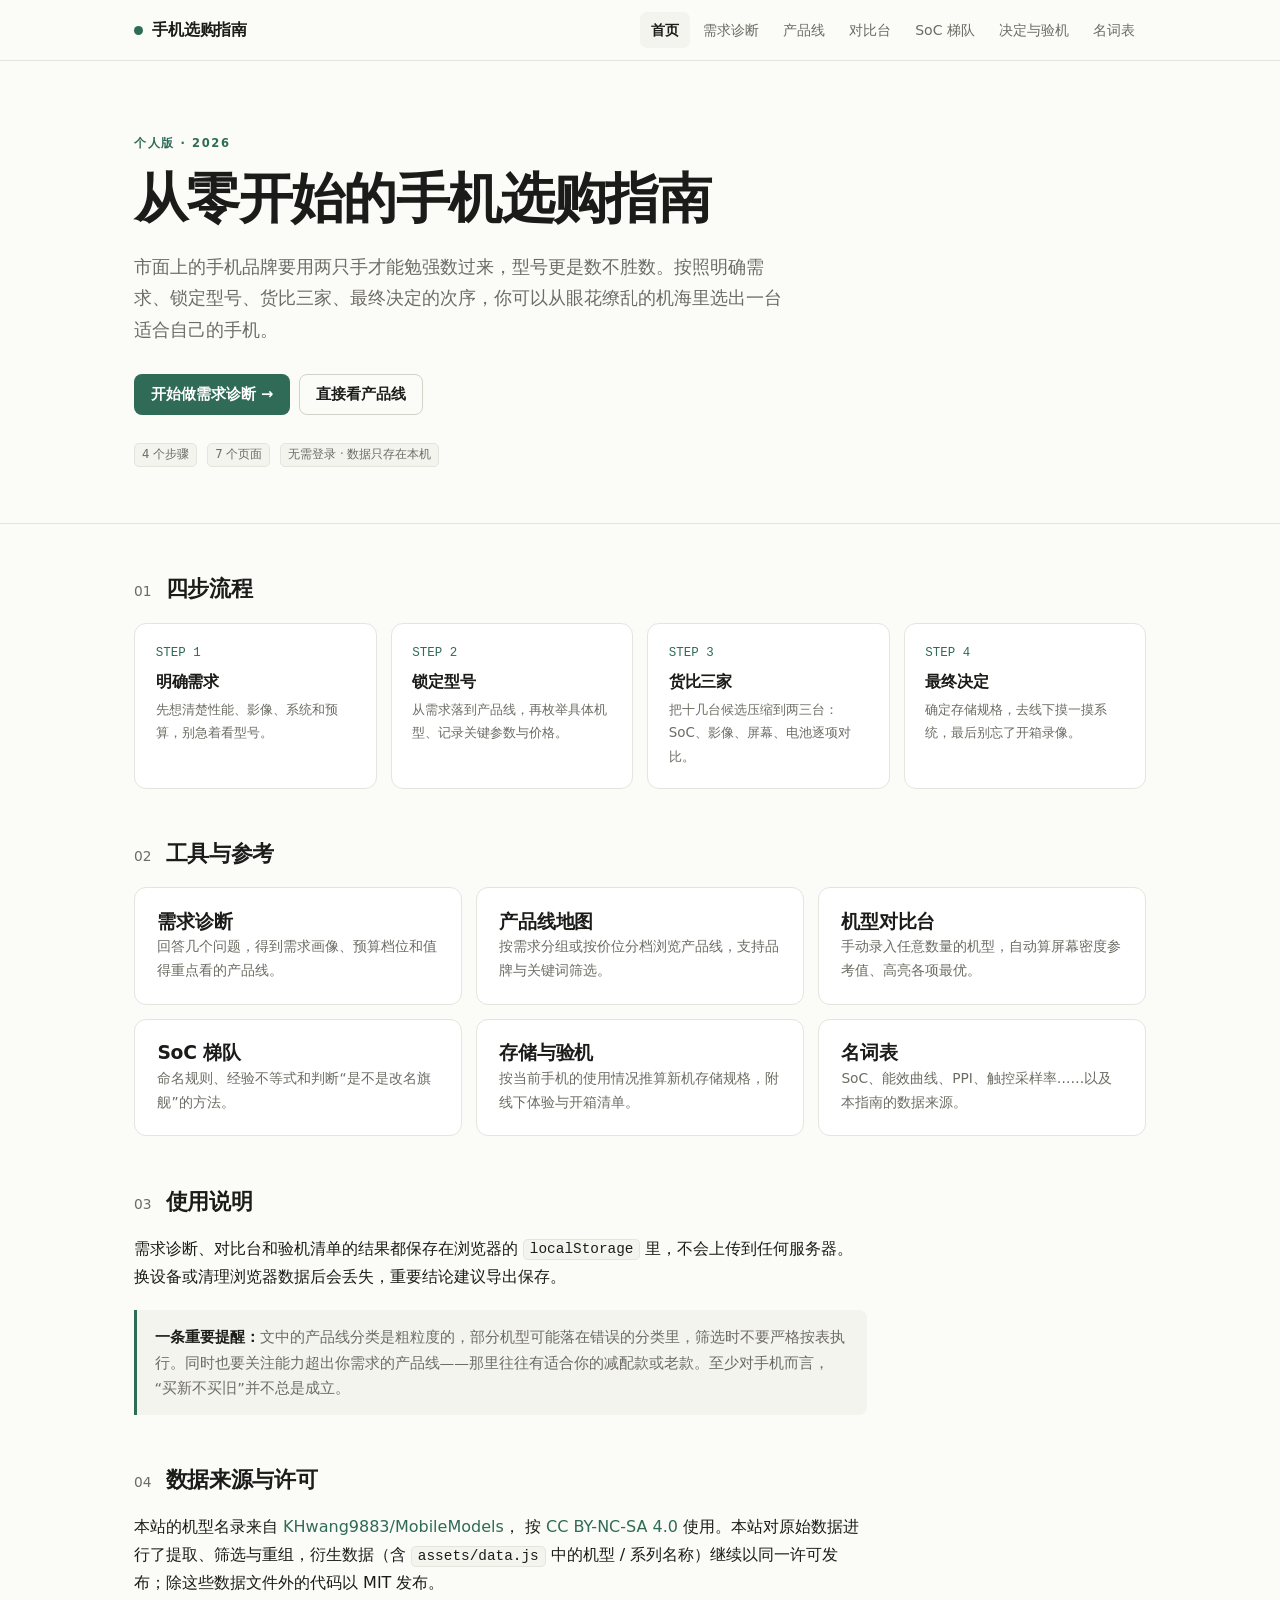
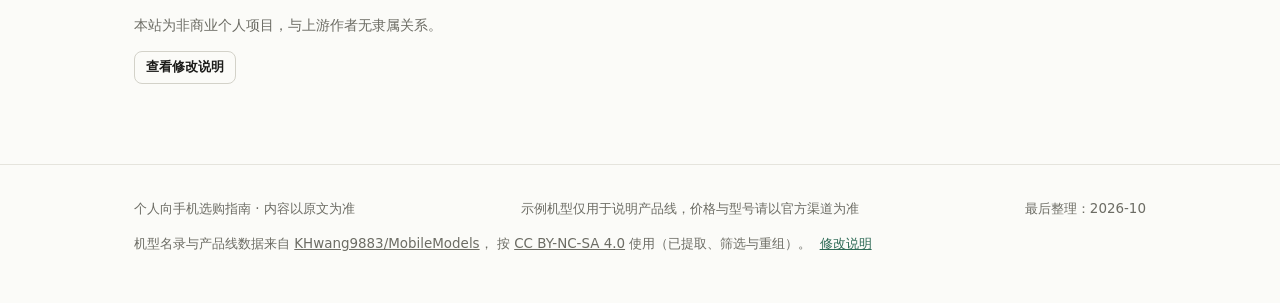
<file: index.html>
<!DOCTYPE html>
<html lang="zh-CN">
<head>
<meta charset="UTF-8">
<meta name="viewport" content="width=device-width, initial-scale=1">
<meta http-equiv="Cache-Control" content="no-cache, no-store, must-revalidate">
<meta http-equiv="Pragma" content="no-cache">
<meta http-equiv="Expires" content="0">
<title>从零开始的手机选购指南</title>
<meta name="description" content="按明确需求、锁定型号、货比三家、最终决定的次序，选出一台适合自己的手机。">
<link rel="stylesheet" href="assets/style.css?v=bb6ff4d596">
<script src="assets/app.js?v=54605101d6" defer></script>
</head>
<body data-page="home">
<header id="site-header"></header>

<main>
  <section class="hero">
    <div class="wrap">
      <div class="eyebrow">个人版 · 2026</div>
      <h1>从零开始的手机选购指南</h1>
      <p class="lede">
        市面上的手机品牌要用两只手才能勉强数过来，型号更是数不胜数。按照明确需求、锁定型号、货比三家、最终决定的次序，你可以从眼花缭乱的机海里选出一台适合自己的手机。
      </p>
      <div class="btn-row">
        <a class="btn" href="needs.html">开始做需求诊断 →</a>
        <a class="btn btn-ghost" href="lines.html">直接看产品线</a>
      </div>
      <div class="hero-meta">
        <span class="tag">4 个步骤</span>
        <span class="tag">7 个页面</span>
        <span class="tag">无需登录 · 数据只存在本机</span>
      </div>
    </div>
  </section>

  <div class="wrap">
    <section class="section">
      <div class="section-head">
        <span class="num">01</span>
        <h2>四步流程</h2>
      </div>
      <div class="step-grid">
        <a class="step-card" href="needs.html">
          <span class="step-no">STEP 1</span>
          <h3>明确需求</h3>
          <p>先想清楚性能、影像、系统和预算，别急着看型号。</p>
        </a>
        <a class="step-card" href="lines.html">
          <span class="step-no">STEP 2</span>
          <h3>锁定型号</h3>
          <p>从需求落到产品线，再枚举具体机型、记录关键参数与价格。</p>
        </a>
        <a class="step-card" href="compare.html">
          <span class="step-no">STEP 3</span>
          <h3>货比三家</h3>
          <p>把十几台候选压缩到两三台：SoC、影像、屏幕、电池逐项对比。</p>
        </a>
        <a class="step-card" href="final.html">
          <span class="step-no">STEP 4</span>
          <h3>最终决定</h3>
          <p>确定存储规格，去线下摸一摸系统，最后别忘了开箱录像。</p>
        </a>
      </div>
    </section>

    <section class="section">
      <div class="section-head">
        <span class="num">02</span>
        <h2>工具与参考</h2>
      </div>
      <div class="grid grid-2">
        <a class="card" href="needs.html" style="color: inherit">
          <h3>需求诊断</h3>
          <p class="small muted mb-0">回答几个问题，得到需求画像、预算档位和值得重点看的产品线。</p>
        </a>
        <a class="card" href="lines.html" style="color: inherit">
          <h3>产品线地图</h3>
          <p class="small muted mb-0">按需求分组或按价位分档浏览产品线，支持品牌与关键词筛选。</p>
        </a>
        <a class="card" href="compare.html" style="color: inherit">
          <h3>机型对比台</h3>
          <p class="small muted mb-0">手动录入任意数量的机型，自动算屏幕密度参考值、高亮各项最优。</p>
        </a>
        <a class="card" href="soc.html" style="color: inherit">
          <h3>SoC 梯队</h3>
          <p class="small muted mb-0">命名规则、经验不等式和判断“是不是改名旗舰”的方法。</p>
        </a>
        <a class="card" href="final.html" style="color: inherit">
          <h3>存储与验机</h3>
          <p class="small muted mb-0">按当前手机的使用情况推算新机存储规格，附线下体验与开箱清单。</p>
        </a>
        <a class="card" href="glossary.html" style="color: inherit">
          <h3>名词表</h3>
          <p class="small muted mb-0">SoC、能效曲线、PPI、触控采样率……以及本指南的数据来源。</p>
        </a>
      </div>
    </section>

    <section class="section">
      <div class="section-head">
        <span class="num">03</span>
        <h2>使用说明</h2>
      </div>
      <div class="prose">
        <p>
          需求诊断、对比台和验机清单的结果都保存在浏览器的 <code>localStorage</code> 里，不会上传到任何服务器。换设备或清理浏览器数据后会丢失，重要结论建议导出保存。
        </p>
        <div class="note">
          <strong>一条重要提醒：</strong>文中的产品线分类是粗粒度的，部分机型可能落在错误的分类里，筛选时不要严格按表执行。同时也要关注能力超出你需求的产品线——那里往往有适合你的减配款或老款。至少对手机而言，“买新不买旧”并不总是成立。
        </div>
      </div>
    </section>

    <section class="section" id="data-license">
      <div class="section-head">
        <span class="num">04</span>
        <h2>数据来源与许可</h2>
      </div>
      <div class="prose">
        <p>
          本站的机型名录来自
          <a href="https://github.com/KHwang9883/MobileModels" target="_blank" rel="noopener">KHwang9883/MobileModels</a>，
          按 <a href="https://creativecommons.org/licenses/by-nc-sa/4.0/" target="_blank" rel="noopener">CC BY-NC-SA 4.0</a>
          使用。本站对原始数据进行了提取、筛选与重组，衍生数据（含 <code>assets/data.js</code> 中的机型 / 系列名称）继续以同一许可发布；除这些数据文件外的代码以 MIT 发布。
        </p>
        <p class="small muted">本站为非商业个人项目，与上游作者无隶属关系。</p>
        <p>
          <button class="btn btn-ghost btn-sm" type="button" data-open-license>查看修改说明</button>
        </p>
      </div>
    </section>
  </div>
</main>

<footer id="site-footer"></footer>
</body>
</html>
</file>
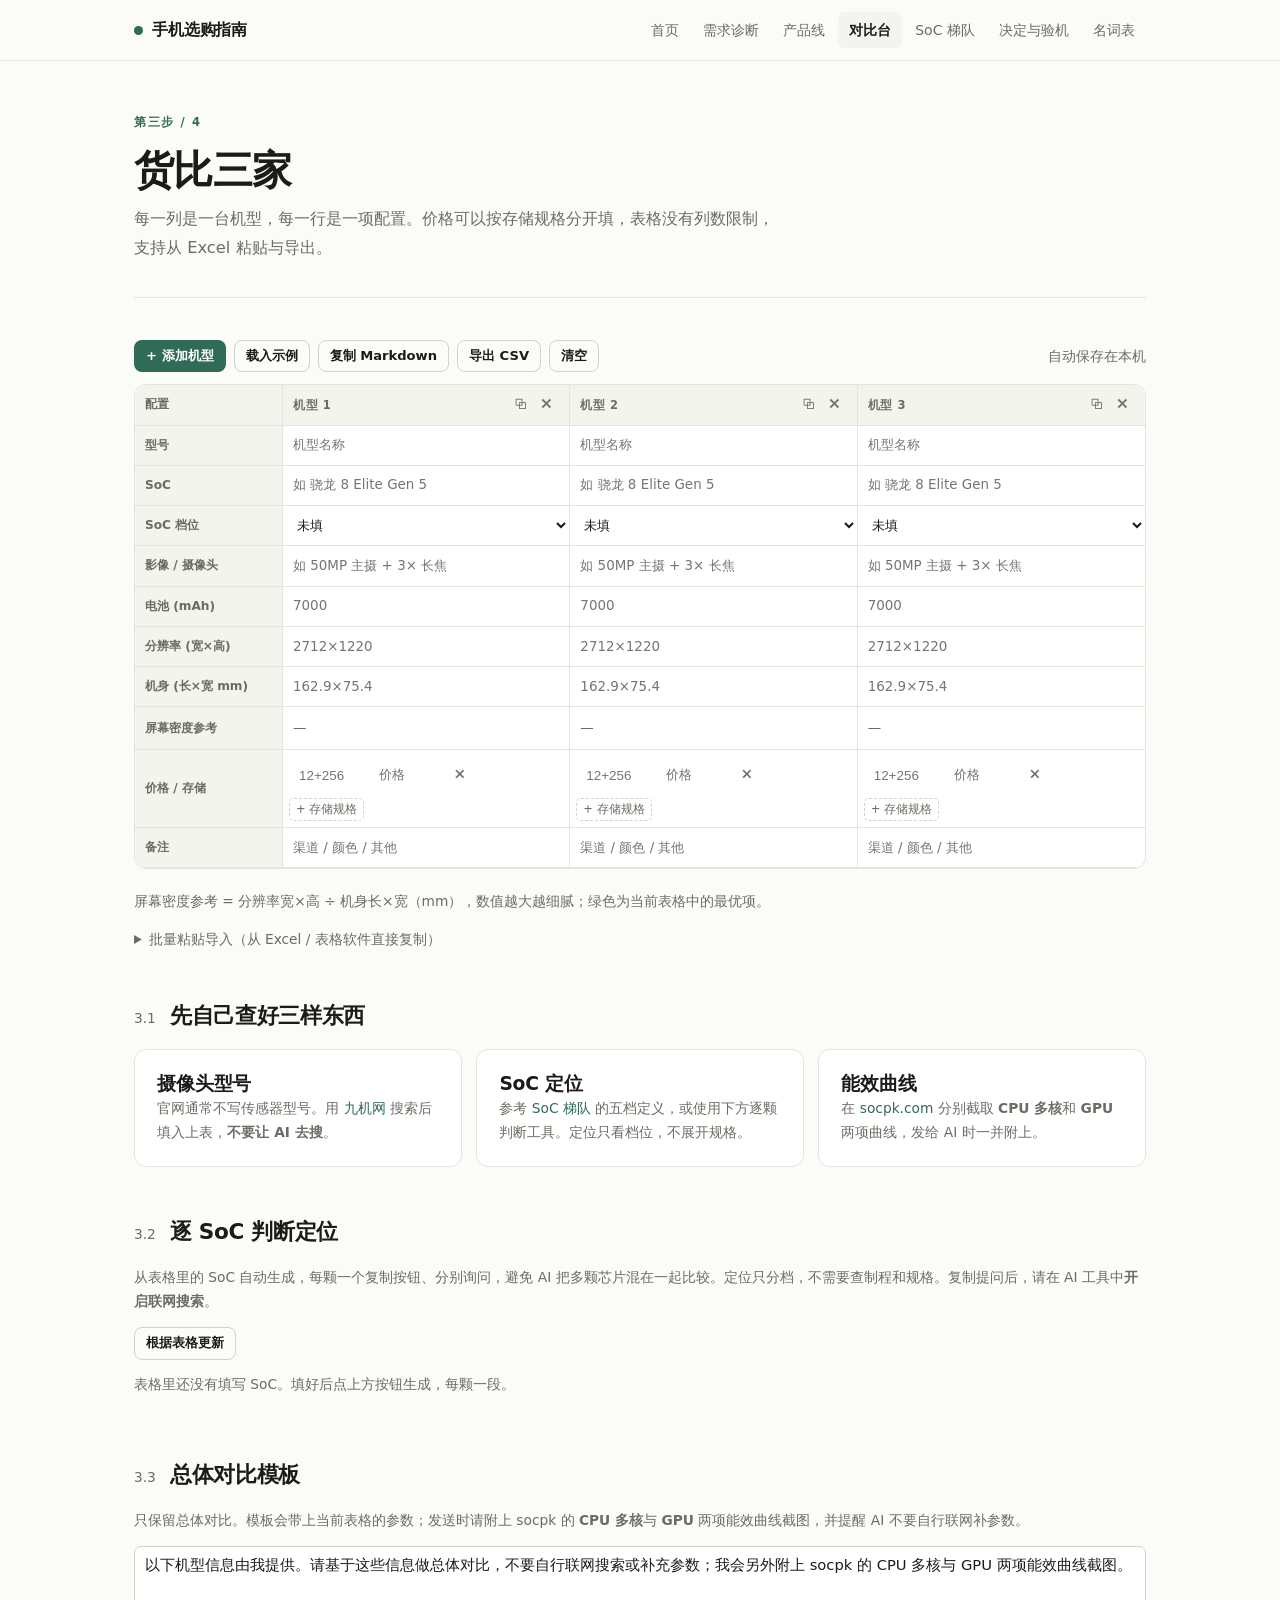
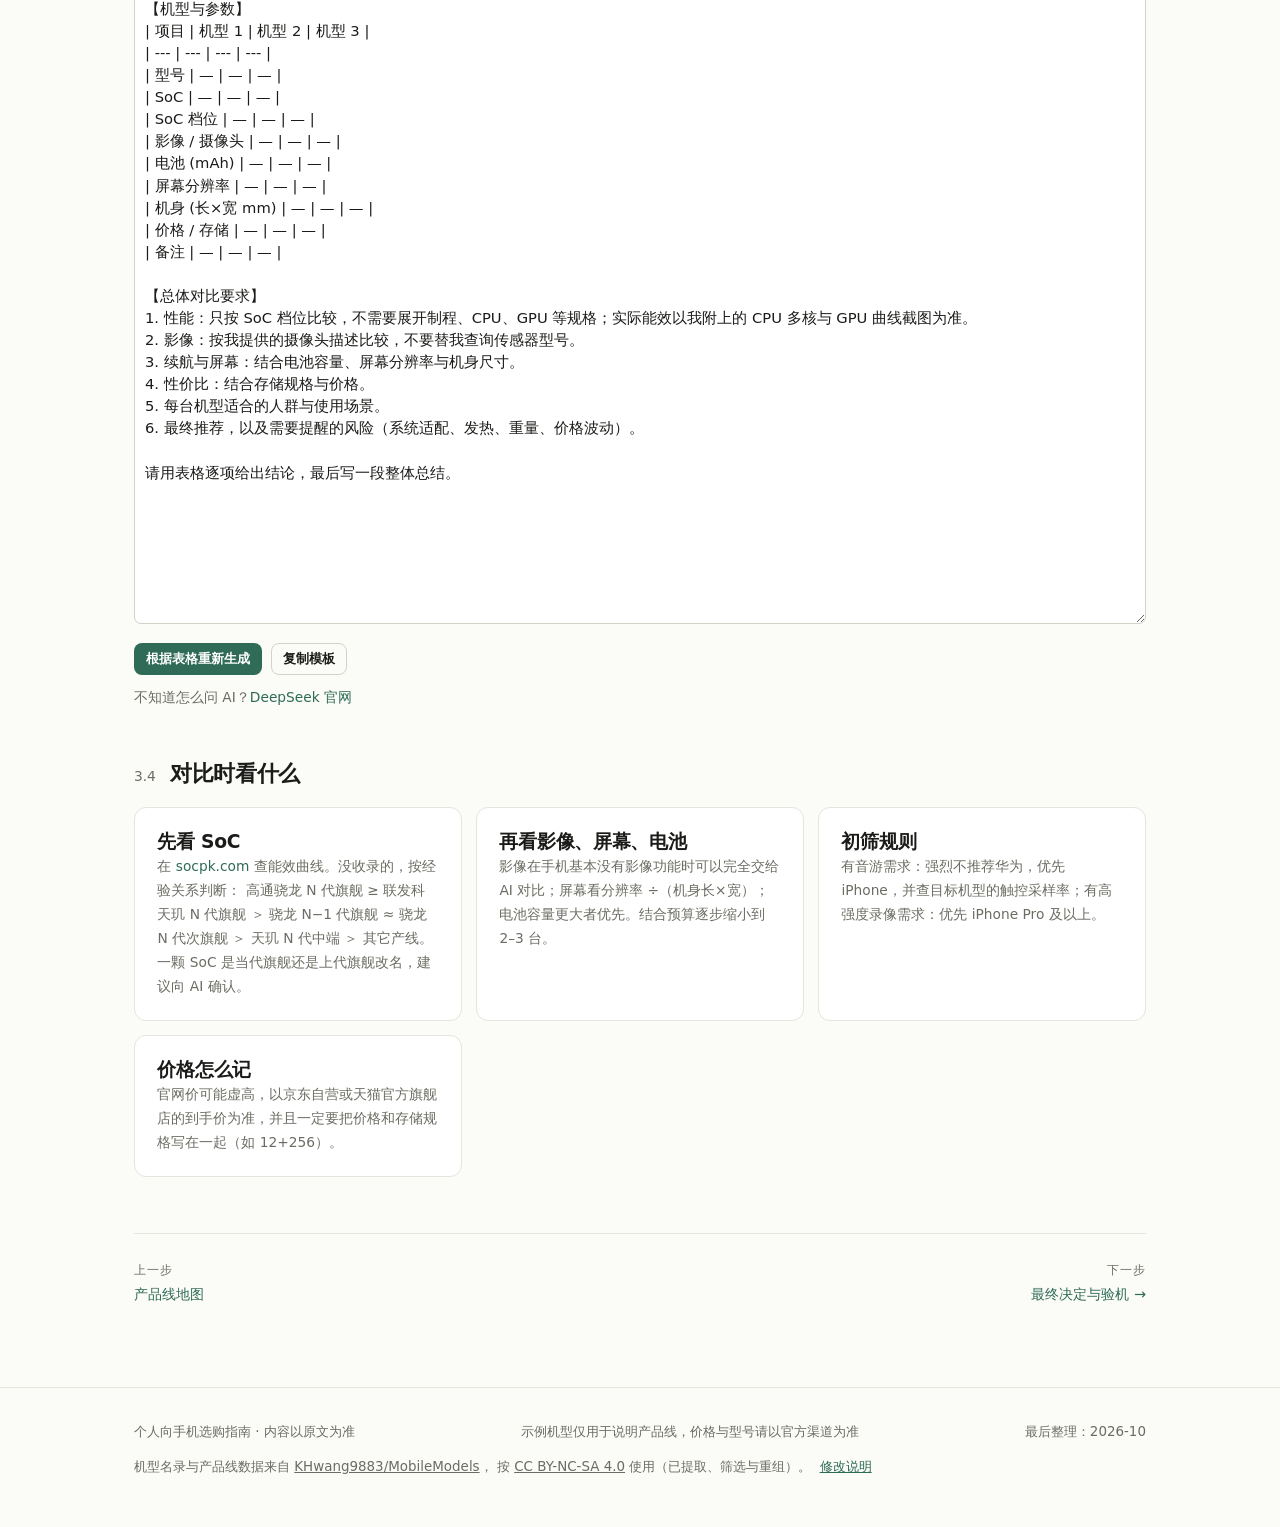
<file: compare.html>
<!DOCTYPE html>
<html lang="zh-CN">
<head>
<meta charset="UTF-8">
<meta name="viewport" content="width=device-width, initial-scale=1">
<meta http-equiv="Cache-Control" content="no-cache, no-store, must-revalidate">
<meta http-equiv="Pragma" content="no-cache">
<meta http-equiv="Expires" content="0">
<title>机型对比台 · 从零开始的手机选购指南</title>
<meta name="description" content="机型为列、配置为行，逐项对比 SoC、影像、电池、屏幕与多存储规格价格，并生成问 AI 的对比模板。">
<link rel="stylesheet" href="assets/style.css?v=bb6ff4d596">
</head>
<body data-page="compare">
<header id="site-header"></header>

<main>
  <div class="wrap">
    <div class="page-head">
      <div class="eyebrow">第三步 / 4</div>
      <h1>货比三家</h1>
      <p class="lede">每一列是一台机型，每一行是一项配置。价格可以按存储规格分开填，表格没有列数限制，支持从 Excel 粘贴与导出。</p>
    </div>

    <div class="compare-toolbar">
      <button class="btn btn-sm" type="button" id="add-row">+ 添加机型</button>
      <button class="btn btn-ghost btn-sm" type="button" id="load-demo">载入示例</button>
      <button class="btn btn-ghost btn-sm" type="button" id="copy-md">复制 Markdown</button>
      <button class="btn btn-ghost btn-sm" type="button" id="export-csv">导出 CSV</button>
      <button class="btn btn-ghost btn-sm" type="button" id="clear-all">清空</button>
      <span class="spacer"></span>
      <span class="small muted" id="status">自动保存在本机</span>
    </div>

    <div class="compare-wrap">
      <table class="compare" id="compare-table">
        <thead id="compare-head"></thead>
        <tbody id="compare-body"></tbody>
      </table>
    </div>

    <div class="row mt-2 small muted">
      <span>屏幕密度参考 = 分辨率宽×高 ÷ 机身长×宽（mm），数值越大越细腻；绿色为当前表格中的最优项。</span>
    </div>

    <details class="paste-box">
      <summary>批量粘贴导入（从 Excel / 表格软件直接复制）</summary>
      <div class="inner">
        <p class="small muted">
          每行一台机型，列顺序为：<code>型号, SoC, 档位(1–5), 影像, 电池, 分辨率, 机身尺寸, 存储价格, 备注</code>。
          支持 Tab 或逗号分隔，缺的列留空即可。档位：5 当代旗舰 / 4 上代旗舰或次旗舰 / 3 中高端 / 2 中端 / 1 入门。
          存储价格一列可写多个规格，用分号分隔，例如 <code>12+256:4999;16+512:5499</code>。
        </p>
        <textarea id="paste-input" placeholder="示例机型 A&#9;骁龙 8 Elite Gen 5&#9;5&#9;50MP 主摄 + 3× 长焦&#9;7000&#9;2712×1220&#9;162.9×75.4&#9;12+256:4999;16+512:5499&#9;"></textarea>
        <div class="btn-row mt-1">
          <button class="btn btn-sm" type="button" id="do-paste">导入</button>
          <span class="small muted" id="paste-status"></span>
        </div>
      </div>
    </details>

    <section class="section">
      <div class="section-head">
        <span class="num">3.1</span>
        <h2>先自己查好三样东西</h2>
      </div>
      <div class="grid grid-3">
        <div class="card">
          <h3>摄像头型号</h3>
          <p class="small muted mb-0">
            官网通常不写传感器型号。用
            <a href="https://www.jiuphone.com/" target="_blank" rel="noopener">九机网</a>
            搜索后填入上表，<strong>不要让 AI 去搜</strong>。
          </p>
        </div>
        <div class="card">
          <h3>SoC 定位</h3>
          <p class="small muted mb-0">
            参考 <a href="soc.html">SoC 梯队</a> 的五档定义，或使用下方逐颗判断工具。定位只看档位，不展开规格。
          </p>
        </div>
        <div class="card">
          <h3>能效曲线</h3>
          <p class="small muted mb-0">
            在 <a href="https://socpk.com/" target="_blank" rel="noopener">socpk.com</a> 分别截取 <strong>CPU 多核</strong>和 <strong>GPU</strong> 两项曲线，发给 AI 时一并附上。
          </p>
        </div>
      </div>
    </section>

    <section class="section">
      <div class="section-head">
        <span class="num">3.2</span>
        <h2>逐 SoC 判断定位</h2>
      </div>
      <p class="small muted">
        从表格里的 SoC 自动生成，每颗一个复制按钮、分别询问，避免 AI 把多颗芯片混在一起比较。定位只分档，不需要查制程和规格。复制提问后，请在 AI 工具中<strong>开启联网搜索</strong>。
      </p>
      <div class="btn-row" style="margin-bottom: 12px">
        <button class="btn btn-ghost btn-sm" type="button" id="refresh-soc">根据表格更新</button>
        <span class="small muted" id="soc-status"></span>
      </div>
      <div id="soc-questions" class="stack"></div>
    </section>

    <section class="section">
      <div class="section-head">
        <span class="num">3.3</span>
        <h2>总体对比模板</h2>
      </div>
      <p class="small muted">
        只保留总体对比。模板会带上当前表格的参数；发送时请附上 socpk 的 <strong>CPU 多核</strong>与 <strong>GPU</strong> 两项能效曲线截图，并提醒 AI 不要自行联网补参数。
      </p>
      <textarea id="ai-prompt" rows="30" spellcheck="false"></textarea>
      <div class="btn-row mt-1">
        <button class="btn btn-sm" type="button" id="regen-prompt">根据表格重新生成</button>
        <button class="btn btn-ghost btn-sm" type="button" id="copy-prompt">复制模板</button>
        <span class="small muted" id="copy-status"></span>
      </div>
      <p class="small muted mt-1 mb-0">
        不知道怎么问 AI？<a href="https://deepseek.com" target="_blank" rel="noopener">DeepSeek 官网</a>
      </p>
    </section>

    <section class="section">
      <div class="section-head">
        <span class="num">3.4</span>
        <h2>对比时看什么</h2>
      </div>
      <div class="grid grid-2">
        <div class="card">
          <h3>先看 SoC</h3>
          <p class="small muted mb-0">
            在 <a href="https://socpk.com/" target="_blank" rel="noopener">socpk.com</a> 查能效曲线。没收录的，按经验关系判断：
            高通骁龙 N 代旗舰 ≥ 联发科天玑 N 代旗舰 ＞ 骁龙 N−1 代旗舰 ≈ 骁龙 N 代次旗舰 ＞ 天玑 N 代中端 ＞ 其它产线。
            一颗 SoC 是当代旗舰还是上代旗舰改名，建议向 AI 确认。
          </p>
        </div>
        <div class="card">
          <h3>再看影像、屏幕、电池</h3>
          <p class="small muted mb-0">
            影像在手机基本没有影像功能时可以完全交给 AI 对比；屏幕看分辨率 ÷（机身长×宽）；电池容量更大者优先。结合预算逐步缩小到 2–3 台。
          </p>
        </div>
        <div class="card">
          <h3>初筛规则</h3>
          <p class="small muted mb-0">
            有音游需求：强烈不推荐华为，优先 iPhone，并查目标机型的触控采样率；有高强度录像需求：优先 iPhone Pro 及以上。
          </p>
        </div>
        <div class="card">
          <h3>价格怎么记</h3>
          <p class="small muted mb-0">
            官网价可能虚高，以京东自营或天猫官方旗舰店的到手价为准，并且一定要把价格和存储规格写在一起（如 12+256）。
          </p>
        </div>
      </div>
    </section>

    <div class="pager">
      <a href="lines.html"><span class="dir">上一步</span>产品线地图</a>
      <a class="next" href="final.html"><span class="dir">下一步</span>最终决定与验机 →</a>
    </div>
  </div>
</main>

<footer id="site-footer"></footer>

<script src="assets/data.js?v=30cc0a3262"></script>
<script src="assets/app.js?v=54605101d6"></script>
<script>
(function () {
  const { store, esc } = window.App;
  const KEY = "pc.compare.v2";

  const TIER_OPTIONS = [
    { value: "", label: "未填" },
    { value: "5", label: "5 当代旗舰" },
    { value: "4", label: "4 上代旗舰 / 次旗舰" },
    { value: "3", label: "3 中高端" },
    { value: "2", label: "2 中端" },
    { value: "1", label: "1 入门" },
  ];

  const ROW_DEFS = [
    { key: "name", label: "型号", type: "text", placeholder: "机型名称" },
    { key: "soc", label: "SoC", type: "text", placeholder: "如 骁龙 8 Elite Gen 5" },
    { key: "socTier", label: "SoC 档位", type: "select" },
    { key: "camera", label: "影像 / 摄像头", type: "text", placeholder: "如 50MP 主摄 + 3× 长焦" },
    { key: "battery", label: "电池 (mAh)", type: "number", placeholder: "7000" },
    { key: "res", label: "分辨率 (宽×高)", type: "text", placeholder: "2712×1220" },
    { key: "size", label: "机身 (长×宽 mm)", type: "text", placeholder: "162.9×75.4" },
    { key: "density", label: "屏幕密度参考", type: "calc" },
    { key: "prices", label: "价格 / 存储", type: "prices" },
    { key: "note", label: "备注", type: "text", placeholder: "渠道 / 颜色 / 其他" },
  ];

  let seq = 1;
  let rows = load();
  let promptDirty = false;

  const table = document.getElementById("compare-table");
  const head = document.getElementById("compare-head");
  const body = document.getElementById("compare-body");
  const status = document.getElementById("status");
  const pasteStatus = document.getElementById("paste-status");
  const aiPrompt = document.getElementById("ai-prompt");
  const promptStatus = document.getElementById("copy-status");
  const socBox = document.getElementById("soc-questions");

  function uid() {
    return "r" + seq++;
  }

  function blank() {
    return {
      id: uid(),
      name: "",
      soc: "",
      socTier: "",
      camera: "",
      battery: "",
      res: "",
      size: "",
      note: "",
      prices: [{ storage: "", price: "" }],
    };
  }

  function load() {
    const saved = store.get(KEY, null);
    if (Array.isArray(saved) && saved.length) {
      saved.forEach((r) => {
        if (!r.id) r.id = uid();
        else {
          const n = parseInt(String(r.id).replace(/\D/g, ""), 10);
          if (!isNaN(n) && n >= seq) seq = n + 1;
        }
        if (!Array.isArray(r.prices) || !r.prices.length) {
          r.prices = [{ storage: "", price: "" }];
        }
      });
      return saved;
    }
    return [blank(), blank(), blank()];
  }

  function save() {
    store.set(KEY, rows);
    status.textContent =
      "已保存 · " + new Date().toLocaleTimeString("zh-CN", { hour: "2-digit", minute: "2-digit" });
  }

  /** 支持“×”“x”“X”“*”作为宽高分隔符。 */
  function parseDims(value) {
    const m = String(value || "").match(/(\d+(?:\.\d+)?)\s*[×xX*]\s*(\d+(?:\.\d+)?)/);
    return m ? [parseFloat(m[1]), parseFloat(m[2])] : null;
  }

  function density(row) {
    const res = parseDims(row.res);
    const size = parseDims(row.size);
    if (!res || !size) return null;
    const area = size[0] * size[1];
    if (!area) return null;
    return (res[0] * res[1]) / area;
  }

  function tierLabel(value) {
    const o = TIER_OPTIONS.find((x) => x.value === String(value));
    return o && o.value ? o.label : "";
  }

  function priceText(row) {
    return row.prices
      .filter((p) => p.storage || p.price)
      .map((p) => (p.storage && p.price ? p.storage + ":" + p.price : p.storage || p.price))
      .join("; ");
  }

  function modelName(row, i) {
    return (row.name || "").trim() || "机型 " + (i + 1);
  }

  function rowById(id) {
    return rows.find((r) => r.id === id);
  }

  /* ---------- 逐 SoC 判断定位 ---------- */
  function buildSocPrompt(soc) {
    return `判断手机 SoC「${soc}」的定位，不需要展开制程、CPU、GPU 等规格。

这里的“定位”指：这颗芯片在同期手机芯片中的性能与市场层级，用于粗略排序，而不是精确跑分。分为五档：
5 当代旗舰：最新最强的那**一颗**SoC
4 上代旗舰或次旗舰：稍差一些的型号，与旗舰差距较小
3 中高端：骁龙的次旗舰（8sGen4、8Gen5这类）
2 中端：天玑的次旗舰（8500之类）
1 入门：其它
请回答：
1. 它属于哪一档？
2. 判断依据：代数、是否上代旗舰改名或超频、与相邻档位的差距。
3. 信息不足时，请说明不确定之处。`;
  }

  function renderSocQuestions() {
    const seen = new Set();
    const list = [];
    rows.forEach((r) => {
      const s = (r.soc || "").trim();
      if (s && !seen.has(s)) {
        seen.add(s);
        list.push(s);
      }
    });
    if (!list.length) {
      socBox.innerHTML =
        '<p class="small muted">表格里还没有填写 SoC。填好后点上方按钮生成，每颗一段。</p>';
      return 0;
    }
    socBox.innerHTML = list
      .map(
        (s) => `<div class="card soc-q" data-soc="${esc(s)}">
          <strong class="mono">${esc(s)}</strong>
          <button class="btn btn-ghost btn-sm copy-soc" type="button">复制提问</button>
        </div>`
      )
      .join("");
    return list.length;
  }

  /* ---------- 渲染 ---------- */
  function fieldCell(row, def) {
    if (def.type === "select") {
      return `<select data-field="socTier" aria-label="${def.label}">${TIER_OPTIONS.map(
        (o) => `<option value="${o.value}"${String(row.socTier) === o.value ? " selected" : ""}>${o.label}</option>`
      ).join("")}</select>`;
    }
    const val = row[def.key] == null ? "" : String(row[def.key]);
    return `<input data-field="${def.key}" type="${def.type}" value="${esc(val)}" placeholder="${
      def.placeholder || ""
    }" aria-label="${def.label}">`;
  }

  function priceCell(row) {
    return `<div class="price-list">
      ${row.prices
        .map(
          (p, i) => `<div class="price-item" data-price-index="${i}">
            <input data-price-field="storage" data-index="${i}" value="${esc(p.storage)}" placeholder="12+256" aria-label="存储规格">
            <input data-price-field="price" data-index="${i}" type="number" value="${esc(p.price)}" placeholder="价格" aria-label="价格">
            <button type="button" class="del-price" data-index="${i}" title="删除该规格" aria-label="删除该规格">✕</button>
          </div>`
        )
        .join("")}
      <button type="button" class="add-price">+ 存储规格</button>
    </div>`;
  }

  function render() {
    if (!rows.length) {
      head.innerHTML = '<tr><th class="row-label">配置</th><th class="model-col">机型</th></tr>';
      body.innerHTML =
        '<tr><td class="row-label">—</td><td style="padding:28px;text-align:center;color:var(--muted)">还没有机型。点“添加机型”，或展开下方批量粘贴。</td></tr>';
      return;
    }

    head.innerHTML = `<tr><th class="row-label">配置</th>${rows
      .map(
        (r, i) => `<th class="model-col" data-id="${r.id}">
          <div class="model-head">
            <span class="idx">机型 ${i + 1}</span>
            <span class="head-actions">
              <button type="button" class="dup-model" title="复制此机型" aria-label="复制此机型">⧉</button>
              <button type="button" class="del-model" title="删除此机型" aria-label="删除此机型">✕</button>
            </span>
          </div>
        </th>`
      )
      .join("")}</tr>`;

    body.innerHTML = ROW_DEFS.map((def) => {
      if (def.type === "prices") {
        return `<tr><td class="row-label">${def.label}</td>${rows
          .map((r) => `<td data-id="${r.id}" data-row="prices">${priceCell(r)}</td>`)
          .join("")}</tr>`;
      }
      if (def.type === "calc") {
        return `<tr><td class="row-label">${def.label}</td>${rows
          .map((r) => `<td class="calc" data-id="${r.id}" data-row="density">—</td>`)
          .join("")}</tr>`;
      }
      return `<tr><td class="row-label">${def.label}</td>${rows
        .map((r) => `<td data-id="${r.id}" data-row="${def.key}">${fieldCell(r, def)}</td>`)
        .join("")}</tr>`;
    }).join("");

    refreshDerived();
  }

  function refreshDerived() {
    const maxBattery = Math.max(0, ...rows.map((r) => Number(r.battery) || 0));
    const maxTier = Math.max(0, ...rows.map((r) => Number(r.socTier) || 0));
    const allPrices = rows.flatMap((r) =>
      r.prices.map((p) => Number(p.price)).filter((v) => v > 0 && !isNaN(v))
    );
    const minPrice = allPrices.length ? Math.min(...allPrices) : 0;
    const densities = rows.map(density).filter((v) => v != null);
    const maxDensity = densities.length ? Math.max(...densities) : 0;

    rows.forEach((r) => {
      const td = (key) => body.querySelector(`td[data-id="${r.id}"][data-row="${key}"]`);
      const d = density(r);
      const densityCell = td("density");
      if (densityCell) {
        densityCell.textContent = d == null ? "—" : d.toFixed(0);
        densityCell.classList.toggle("best", d != null && maxDensity > 0 && Math.abs(d - maxDensity) < 0.001);
      }
      const batteryCell = td("battery");
      if (batteryCell) batteryCell.classList.toggle("best", maxBattery > 0 && Number(r.battery) === maxBattery);
      const tierCell = td("socTier");
      if (tierCell) tierCell.classList.toggle("best", maxTier > 0 && Number(r.socTier) === maxTier);

      const priceCellEl = td("prices");
      if (priceCellEl) {
        priceCellEl.querySelectorAll(".price-item").forEach((item, i) => {
          const v = Number(r.prices[i] && r.prices[i].price);
          item.classList.toggle("best", minPrice > 0 && v === minPrice);
        });
      }
    });
  }

  /* ---------- 输入与操作 ---------- */
  table.addEventListener("input", function (e) {
    const el = e.target;
    const td = el.closest("td[data-id]");
    if (!td) return;
    const row = rowById(td.dataset.id);
    if (!row) return;

    if (el.dataset.field) {
      row[el.dataset.field] = el.value;
    } else if (el.dataset.priceField) {
      const i = Number(el.dataset.index);
      if (row.prices[i]) row.prices[i][el.dataset.priceField] = el.value;
    }
    refreshDerived();
    save();
    markPromptStale();
  });

  table.addEventListener("click", function (e) {
    const btn = e.target.closest("button");
    if (!btn) return;
    const host = btn.closest("[data-id]");
    const id = host && host.dataset.id;
    if (!id) return;
    const row = rowById(id);
    if (!row) return;

    if (btn.classList.contains("add-price")) {
      row.prices.push({ storage: "", price: "" });
      render();
      save();
      markPromptStale();
    } else if (btn.classList.contains("del-price")) {
      row.prices.splice(Number(btn.dataset.index), 1);
      if (!row.prices.length) row.prices.push({ storage: "", price: "" });
      render();
      save();
      markPromptStale();
    } else if (btn.classList.contains("dup-model")) {
      const copy = JSON.parse(JSON.stringify(row));
      copy.id = uid();
      copy.name = row.name ? row.name + "（副本）" : "";
      const idx = rows.findIndex((r) => r.id === id);
      rows.splice(idx + 1, 0, copy);
      render();
      save();
      markPromptStale();
    } else if (btn.classList.contains("del-model")) {
      rows = rows.filter((r) => r.id !== id);
      render();
      save();
      markPromptStale();
    }
  });

  document.getElementById("add-row").addEventListener("click", function () {
    rows.push(blank());
    render();
    save();
    markPromptStale();
    const wrap = document.querySelector(".compare-wrap");
    requestAnimationFrame(function () {
      wrap.scrollLeft = wrap.scrollWidth;
    });
    const nameCells = body.querySelectorAll('td[data-row="name"]');
    const lastCell = nameCells[nameCells.length - 1];
    const lastInput = lastCell ? lastCell.querySelector("input") : null;
    if (lastInput) lastInput.focus();
  });

  document.getElementById("clear-all").addEventListener("click", function () {
    if (!confirm("确定清空全部机型？此操作不可撤销。")) return;
    rows = [blank(), blank(), blank()];
    render();
    save();
    markPromptStale();
  });

  document.getElementById("load-demo").addEventListener("click", function () {
    if (rows.some((r) => r.name) && !confirm("载入示例会覆盖当前表格，继续？")) return;
    rows = [
      {
        id: uid(),
        name: "小米18 Pro",
        soc: "骁龙 8 Elite Gen 6",
        socTier: "",
        camera: "前摄OV51D，主摄SCC80XS，超广角OV51D，潜望S5KHP5",
        battery: "7000",
        res: "2436×1120",
        size: "151.8×72",
        note: "无",
        prices: [{ storage: "12+256", price: "5999" }],
      },
    ];
    render();
    save();
    markPromptStale();
  });

  /* ---------- 批量粘贴 ---------- */
  document.getElementById("do-paste").addEventListener("click", function () {
    const raw = document.getElementById("paste-input").value.trim();
    if (!raw) {
      pasteStatus.textContent = "请先粘贴内容。";
      return;
    }
    const keys = ["name", "soc", "socTier", "camera", "battery", "res", "size", "pricesRaw", "note"];
    let added = 0;
    raw.split(/\r?\n/).forEach((line) => {
      if (!line.trim()) return;
      let parts = line.split("\t");
      if (parts.length < 3) parts = line.split(",");
      if (parts.length < 2) return;
      const row = blank();
      keys.forEach((k, i) => {
        const v = (parts[i] || "").trim();
        if (k === "pricesRaw") {
          row.prices = v
            ? v.split(";").map((seg) => {
                const pair = seg.split(":");
                if (pair.length >= 2) return { storage: pair[0].trim(), price: pair[1].trim() };
                return { storage: "", price: pair[0].trim() };
              })
            : [{ storage: "", price: "" }];
        } else {
          row[k] = v;
        }
      });
      rows.push(row);
      added++;
    });
    if (!added) {
      pasteStatus.textContent = "没有解析出有效行。";
      return;
    }
    document.getElementById("paste-input").value = "";
    pasteStatus.textContent = "已导入 " + added + " 台。";
    render();
    save();
    markPromptStale();
  });

  /* ---------- 导出 ---------- */
  function csvEscape(v) {
    const s = String(v == null ? "" : v);
    return /[",\n]/.test(s) ? '"' + s.replace(/"/g, '""') + '"' : s;
  }

  function tableData() {
    const defs = [
      ["型号", (r) => r.name],
      ["SoC", (r) => r.soc],
      ["SoC 档位", (r) => tierLabel(r.socTier)],
      ["影像 / 摄像头", (r) => r.camera],
      ["电池 (mAh)", (r) => r.battery],
      ["分辨率", (r) => r.res],
      ["机身 (mm)", (r) => r.size],
      ["屏幕密度参考", (r) => { const d = density(r); return d == null ? "" : d.toFixed(0); }],
      ["价格 / 存储", (r) => priceText(r)],
      ["备注", (r) => r.note],
    ];
    return {
      headers: ["配置"].concat(rows.map((r, i) => modelName(r, i))),
      defs,
    };
  }

  function download(filename, text, type) {
    const blob = new Blob([text], { type: type || "text/plain;charset=utf-8" });
    const a = document.createElement("a");
    a.href = URL.createObjectURL(blob);
    a.download = filename;
    a.click();
    setTimeout(() => URL.revokeObjectURL(a.href), 1000);
  }

  document.getElementById("export-csv").addEventListener("click", function () {
    if (!rows.length) return;
    const data = tableData();
    const lines = [data.headers.join(",")].concat(
      data.defs.map(([label, fn]) => [label].concat(rows.map(fn)).map(csvEscape).join(","))
    );
    download("phone-compare.csv", "\uFEFF" + lines.join("\r\n"), "text/csv;charset=utf-8");
  });

  document.getElementById("copy-md").addEventListener("click", async function () {
    if (!rows.length) return;
    const data = tableData();
    const lines = [
      "| " + data.headers.join(" | ") + " |",
      "| " + data.headers.map(() => "---").join(" | ") + " |",
    ].concat(
      data.defs.map(
        ([label, fn]) =>
          "| " + [label].concat(rows.map(fn)).map((v) => String(v || "").replace(/\|/g, "\\|")).join(" | ") + " |"
      )
    );
    try {
      await navigator.clipboard.writeText(lines.join("\n"));
      const btn = document.getElementById("copy-md");
      const old = btn.textContent;
      btn.textContent = "已复制";
      setTimeout(() => (btn.textContent = old), 1600);
    } catch (e) {
      alert("复制失败，请改用导出 CSV。");
    }
  });

  /* ---------- 问 AI 模板 ---------- */
  function markPromptStale() {
    promptDirty = true;
    promptStatus.textContent = "表格已修改，点“重新生成”更新模板。";
  }

  function buildPrompt() {
    let models = rows.filter(
      (r) => (r.name || "").trim() || (r.soc || "").trim() || (r.camera || "").trim()
    );
    if (!models.length) models = rows;
    if (!models.length) return "请先在上方表格添加至少一台机型，再生成模板。";

    const names = models.map((r, i) => modelName(r, i));
    const headRow = "| 项目 | " + names.join(" | ") + " |";
    const sepRow = "| --- | " + names.map(() => "---").join(" | ") + " |";
    const val = (v) => {
      const s = v == null ? "" : String(v).trim();
      return s === "" ? "—" : s.replace(/\|/g, "\\|");
    };
    const line = (label, fn) => "| " + label + " | " + models.map(fn).join(" | ") + " |";

    const base = [
      headRow,
      sepRow,
      line("型号", (r) => val(r.name)),
      line("SoC", (r) => val(r.soc)),
      line("SoC 档位", (r) => val(tierLabel(r.socTier))),
      line("影像 / 摄像头", (r) => val(r.camera)),
      line("电池 (mAh)", (r) => val(r.battery)),
      line("屏幕分辨率", (r) => val(r.res)),
      line("机身 (长×宽 mm)", (r) => val(r.size)),
      line("价格 / 存储", (r) => val(priceText(r))),
      line("备注", (r) => val(r.note)),
    ].join("\n");

    return `以下机型信息由我提供。请基于这些信息做总体对比，不要自行联网搜索或补充参数；我会另外附上 socpk 的 CPU 多核与 GPU 两项能效曲线截图。

【机型与参数】
${base}

【总体对比要求】
1. 性能：只按 SoC 档位比较，不需要展开制程、CPU、GPU 等规格；实际能效以我附上的 CPU 多核与 GPU 曲线截图为准。
2. 影像：按我提供的摄像头描述比较，不要替我查询传感器型号。
3. 续航与屏幕：结合电池容量、屏幕分辨率与机身尺寸。
4. 性价比：结合存储规格与价格。
5. 每台机型适合的人群与使用场景。
6. 最终推荐，以及需要提醒的风险（系统适配、发热、重量、价格波动）。

请用表格逐项给出结论，最后写一段整体总结。`;
  }

  function updatePrompt(force) {
    if (!force && promptDirty) return;
    aiPrompt.value = buildPrompt();
    promptDirty = false;
    promptStatus.textContent = "";
  }

  document.getElementById("regen-prompt").addEventListener("click", function () {
    updatePrompt(true);
  });

  aiPrompt.addEventListener("input", function () {
    promptDirty = true;
    promptStatus.textContent = "模板已手动修改，重新生成会覆盖。";
  });

  document.getElementById("copy-prompt").addEventListener("click", async function () {
    try {
      await navigator.clipboard.writeText(aiPrompt.value);
      promptStatus.textContent = "已复制到剪贴板。";
      setTimeout(() => (promptStatus.textContent = ""), 2000);
    } catch (e) {
      aiPrompt.select();
      promptStatus.textContent = "复制失败，已选中文本，请按 Ctrl+C。";
    }
  });

  socBox.addEventListener("click", async function (e) {
    const btn = e.target.closest(".copy-soc");
    if (!btn) return;
    const card = btn.closest("[data-soc]");
    if (!card) return;
    try {
      await navigator.clipboard.writeText(buildSocPrompt(card.dataset.soc));
      const old = btn.textContent;
      btn.textContent = "已复制";
      setTimeout(() => (btn.textContent = old), 1600);
    } catch (err) {
      btn.textContent = "复制失败";
    }
  });

  document.getElementById("refresh-soc").addEventListener("click", function () {
    const n = renderSocQuestions();
    const el = document.getElementById("soc-status");
    el.textContent = n ? "已更新，共 " + n + " 颗 SoC。" : "表格里还没有填写 SoC。";
    setTimeout(() => (el.textContent = ""), 2200);
  });

  /* ---------- 初始化 ---------- */
  render();
  renderSocQuestions();
  updatePrompt(true);
})();
</script>
</body>
</html>
</file>
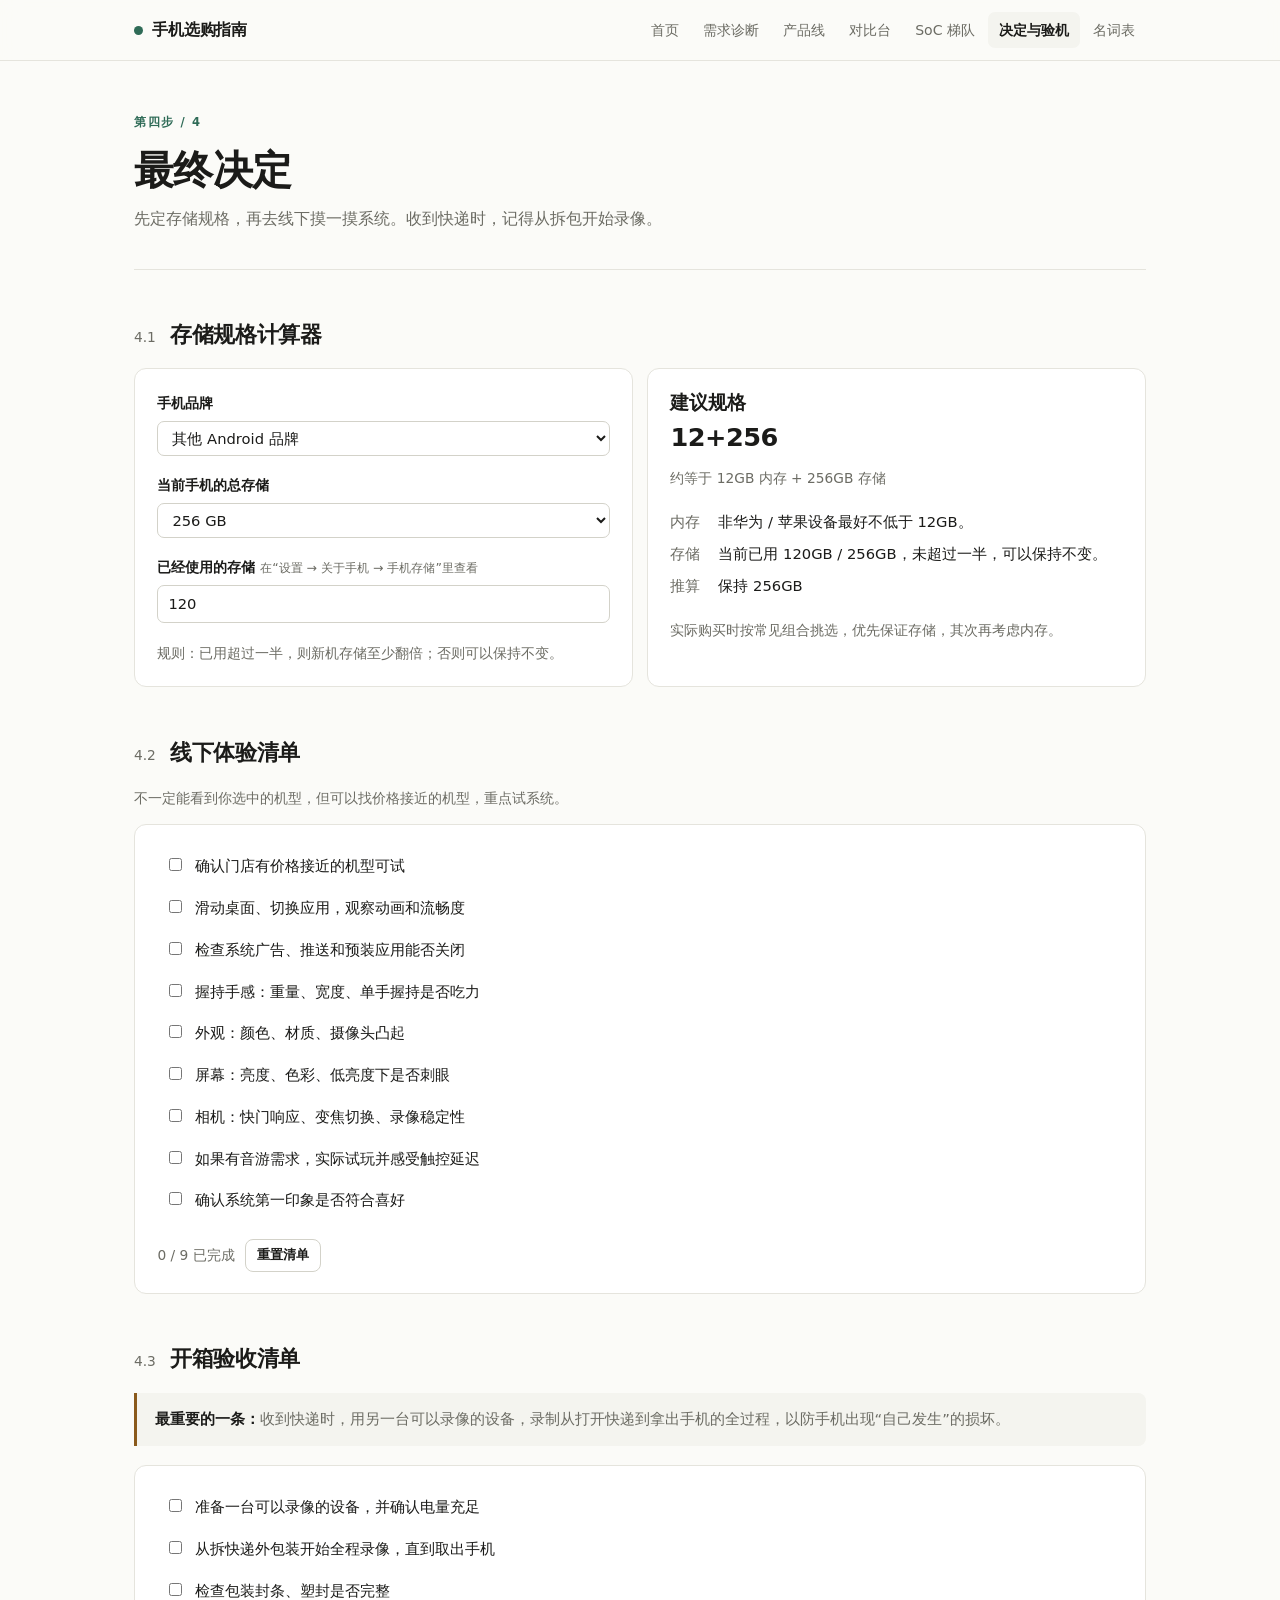
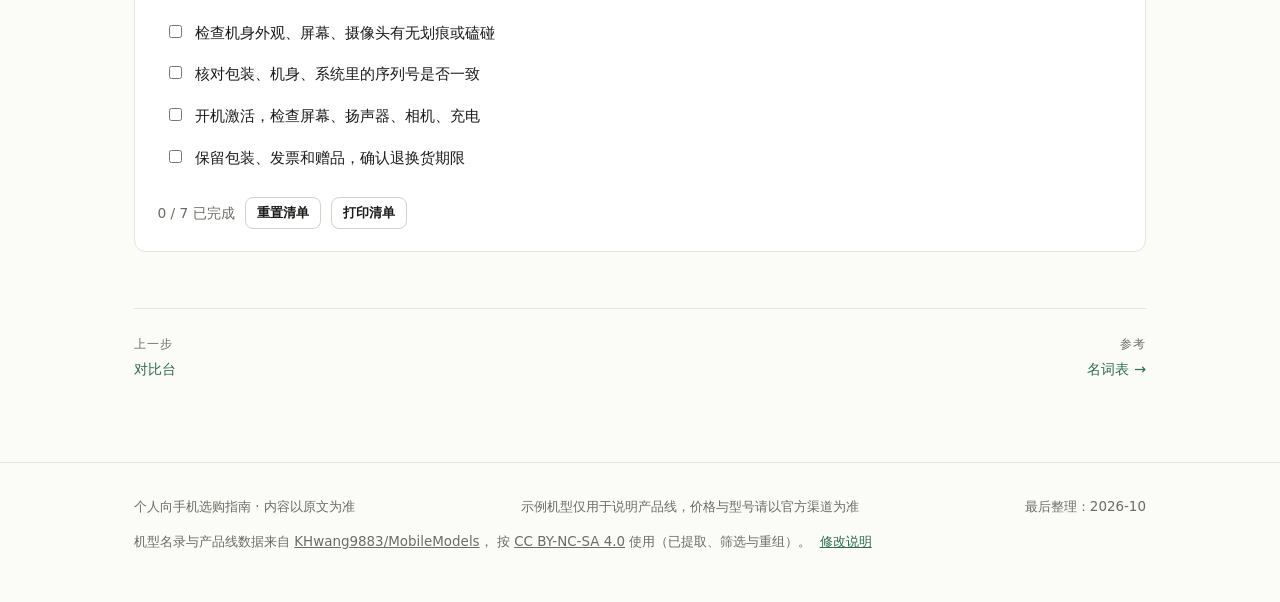
<file: final.html>
<!DOCTYPE html>
<html lang="zh-CN">
<head>
<meta charset="UTF-8">
<meta name="viewport" content="width=device-width, initial-scale=1">
<meta http-equiv="Cache-Control" content="no-cache, no-store, must-revalidate">
<meta http-equiv="Pragma" content="no-cache">
<meta http-equiv="Expires" content="0">
<title>最终决定与验机 · 从零开始的手机选购指南</title>
<meta name="description" content="推算新机存储规格，带上线下体验清单和开箱验收清单。">
<link rel="stylesheet" href="assets/style.css?v=bb6ff4d596">
</head>
<body data-page="final">
<header id="site-header"></header>

<main>
  <div class="wrap">
    <div class="page-head">
      <div class="eyebrow">第四步 / 4</div>
      <h1>最终决定</h1>
      <p class="lede">先定存储规格，再去线下摸一摸系统。收到快递时，记得从拆包开始录像。</p>
    </div>

    <section class="section">
      <div class="section-head">
        <span class="num">4.1</span>
        <h2>存储规格计算器</h2>
      </div>
      <div class="grid grid-2">
        <div class="card">
          <div class="field">
            <label for="brand">手机品牌</label>
            <select id="brand">
              <option value="other">其他 Android 品牌</option>
              <option value="xiaomi">小米 / 红米</option>
              <option value="huawei">华为</option>
              <option value="apple">苹果</option>
            </select>
          </div>
          <div class="field">
            <label for="total">当前手机的总存储</label>
            <select id="total">
              <option value="128">128 GB</option>
              <option value="256" selected>256 GB</option>
              <option value="512">512 GB</option>
              <option value="1024">1 TB</option>
              <option value="2048">2 TB</option>
            </select>
          </div>
          <div class="field">
            <label for="used">已经使用的存储 <span class="hint">在“设置 → 关于手机 → 手机存储”里查看</span></label>
            <input type="number" id="used" value="120" min="0" step="1">
          </div>
          <p class="small muted mb-0">规则：已用超过一半，则新机存储至少翻倍；否则可以保持不变。</p>
        </div>
        <div class="card" id="storage-result" aria-live="polite"></div>
      </div>
    </section>

    <section class="section">
      <div class="section-head">
        <span class="num">4.2</span>
        <h2>线下体验清单</h2>
      </div>
      <p class="small muted">不一定能看到你选中的机型，但可以找价格接近的机型，重点试系统。</p>
      <div class="card">
        <div class="check-list" id="offline-list">
          <label class="check-item"><input type="checkbox" data-check="offline-0"><span>确认门店有价格接近的机型可试</span></label>
          <label class="check-item"><input type="checkbox" data-check="offline-1"><span>滑动桌面、切换应用，观察动画和流畅度</span></label>
          <label class="check-item"><input type="checkbox" data-check="offline-2"><span>检查系统广告、推送和预装应用能否关闭</span></label>
          <label class="check-item"><input type="checkbox" data-check="offline-3"><span>握持手感：重量、宽度、单手握持是否吃力</span></label>
          <label class="check-item"><input type="checkbox" data-check="offline-4"><span>外观：颜色、材质、摄像头凸起</span></label>
          <label class="check-item"><input type="checkbox" data-check="offline-5"><span>屏幕：亮度、色彩、低亮度下是否刺眼</span></label>
          <label class="check-item"><input type="checkbox" data-check="offline-6"><span>相机：快门响应、变焦切换、录像稳定性</span></label>
          <label class="check-item"><input type="checkbox" data-check="offline-7"><span>如果有音游需求，实际试玩并感受触控延迟</span></label>
          <label class="check-item"><input type="checkbox" data-check="offline-8"><span>确认系统第一印象是否符合喜好</span></label>
        </div>
        <div class="row mt-2">
          <span class="small muted" id="offline-progress"></span>
          <button class="btn btn-ghost btn-sm" type="button" data-reset="offline">重置清单</button>
        </div>
      </div>
    </section>

    <section class="section">
      <div class="section-head">
        <span class="num">4.3</span>
        <h2>开箱验收清单</h2>
      </div>
      <div class="note note-warn">
        <strong>最重要的一条：</strong>收到快递时，用另一台可以录像的设备，录制从打开快递到拿出手机的全过程，以防手机出现“自己发生”的损坏。
      </div>
      <div class="card">
        <div class="check-list" id="unbox-list">
          <label class="check-item"><input type="checkbox" data-check="unbox-0"><span>准备一台可以录像的设备，并确认电量充足</span></label>
          <label class="check-item"><input type="checkbox" data-check="unbox-1"><span>从拆快递外包装开始全程录像，直到取出手机</span></label>
          <label class="check-item"><input type="checkbox" data-check="unbox-2"><span>检查包装封条、塑封是否完整</span></label>
          <label class="check-item"><input type="checkbox" data-check="unbox-3"><span>检查机身外观、屏幕、摄像头有无划痕或磕碰</span></label>
          <label class="check-item"><input type="checkbox" data-check="unbox-4"><span>核对包装、机身、系统里的序列号是否一致</span></label>
          <label class="check-item"><input type="checkbox" data-check="unbox-5"><span>开机激活，检查屏幕、扬声器、相机、充电</span></label>
          <label class="check-item"><input type="checkbox" data-check="unbox-6"><span>保留包装、发票和赠品，确认退换货期限</span></label>
        </div>
        <div class="row mt-2">
          <span class="small muted" id="unbox-progress"></span>
          <button class="btn btn-ghost btn-sm" type="button" data-reset="unbox">重置清单</button>
          <button class="btn btn-ghost btn-sm" type="button" id="print-btn">打印清单</button>
        </div>
      </div>
    </section>

    <div class="pager">
      <a href="compare.html"><span class="dir">上一步</span>对比台</a>
      <a class="next" href="glossary.html"><span class="dir">参考</span>名词表 →</a>
    </div>
  </div>
</main>

<footer id="site-footer"></footer>

<script src="assets/data.js?v=30cc0a3262"></script>
<script src="assets/app.js?v=54605101d6"></script>
<script>
(function () {
  const { store } = window.App;
  const KEY = "pc.final.v1";

  /* ---------- 存储计算器 ---------- */
  const brandEl = document.getElementById("brand");
  const totalEl = document.getElementById("total");
  const usedEl = document.getElementById("used");
  const out = document.getElementById("storage-result");
  const STEPS = [128, 256, 512, 1024, 2048];

  function label(gb) {
    if (gb >= 1024) return (gb / 1024) + "TB";
    return gb + "GB";
  }

  function ramAdvice(brand) {
    if (brand === "xiaomi") return { ram: "16GB", why: "小米设备最好不低于 16GB。" };
    if (brand === "huawei" || brand === "apple") return { ram: "8GB 起", why: "华为 / 苹果没有 12GB 的硬性要求，按预算选择即可。" };
    return { ram: "12GB", why: "非华为 / 苹果设备最好不低于 12GB。" };
  }

  function calc() {
    const brand = brandEl.value;
    const total = Number(totalEl.value);
    const used = Math.max(0, Number(usedEl.value) || 0);
    const overHalf = used > total / 2;
    let target = overHalf ? total * 2 : total;
    target = STEPS.find((s) => s >= target) || 2048;
    const ram = ramAdvice(brand);

    const spec = `${String(ram.ram).replace(/[^\d]/g, "") || "8"}+${label(target).replace("GB", "").replace("TB", "T")}`;

    out.innerHTML = `
      <h3 class="mt-0">建议规格</h3>
      <p style="font-size:1.6rem;font-weight:650;letter-spacing:-0.02em;margin:0 0 6px">${spec}</p>
      <p class="small muted">约等于 ${ram.ram} 内存 + ${label(target)} 存储</p>
      <dl class="kv mt-2">
        <dt>内存</dt><dd>${ram.why}</dd>
        <dt>存储</dt><dd>当前已用 ${used}GB / ${label(total)}，${overHalf ? "已超过一半，建议至少翻倍。" : "未超过一半，可以保持不变。"}</dd>
        <dt>推算</dt><dd>${overHalf ? `${label(total)} × 2 = ${label(target)}` : `保持 ${label(total)}`}</dd>
      </dl>
      <p class="small muted mt-2 mb-0">实际购买时按常见组合挑选，优先保证存储，其次再考虑内存。</p>
    `;
  }

  brandEl.addEventListener("change", calc);
  totalEl.addEventListener("change", calc);
  usedEl.addEventListener("input", calc);
  calc();

  /* ---------- 清单 ---------- */
  const saved = store.get(KEY, {});
  const lists = { offline: [], unbox: [] };

  document.querySelectorAll("[data-check]").forEach((box) => {
    const key = box.dataset.check;
    if (saved[key]) box.checked = true;
    box.closest(".check-item").classList.toggle("done", box.checked);
    box.addEventListener("change", function () {
      box.closest(".check-item").classList.toggle("done", box.checked);
      saved[key] = box.checked;
      store.set(KEY, saved);
      updateProgress();
    });
  });

  function updateProgress() {
    ["offline", "unbox"].forEach((name) => {
      const boxes = Array.from(document.querySelectorAll(`[data-check^="${name}-"]`));
      const done = boxes.filter((b) => b.checked).length;
      const el = document.getElementById(name + "-progress");
      if (el) el.textContent = `${done} / ${boxes.length} 已完成`;
    });
  }

  document.querySelectorAll("[data-reset]").forEach((btn) => {
    btn.addEventListener("click", function () {
      const prefix = btn.dataset.reset + "-";
      document.querySelectorAll(`[data-check^="${prefix}"]`).forEach((box) => {
        box.checked = false;
        box.closest(".check-item").classList.remove("done");
        delete saved[box.dataset.check];
      });
      store.set(KEY, saved);
      updateProgress();
    });
  });

  document.getElementById("print-btn").addEventListener("click", () => window.print());

  updateProgress();
})();
</script>
</body>
</html>
</file>
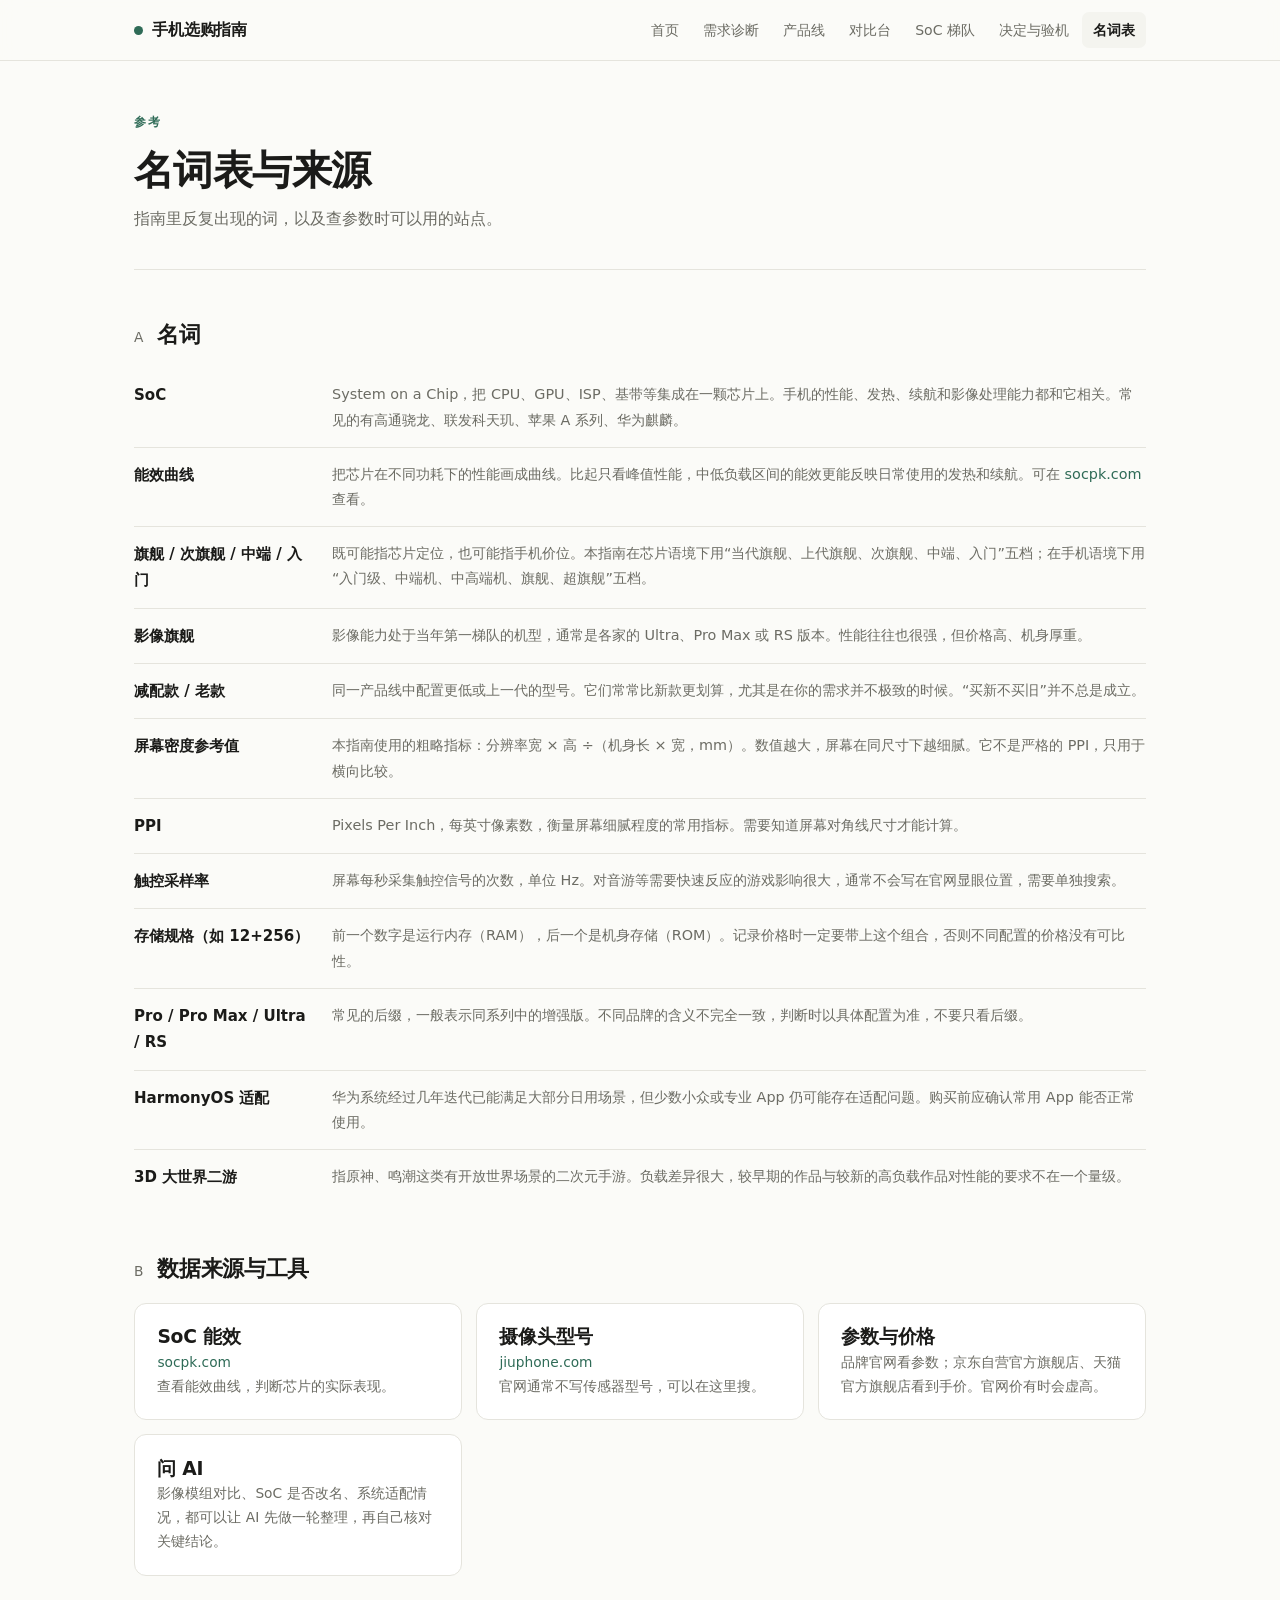
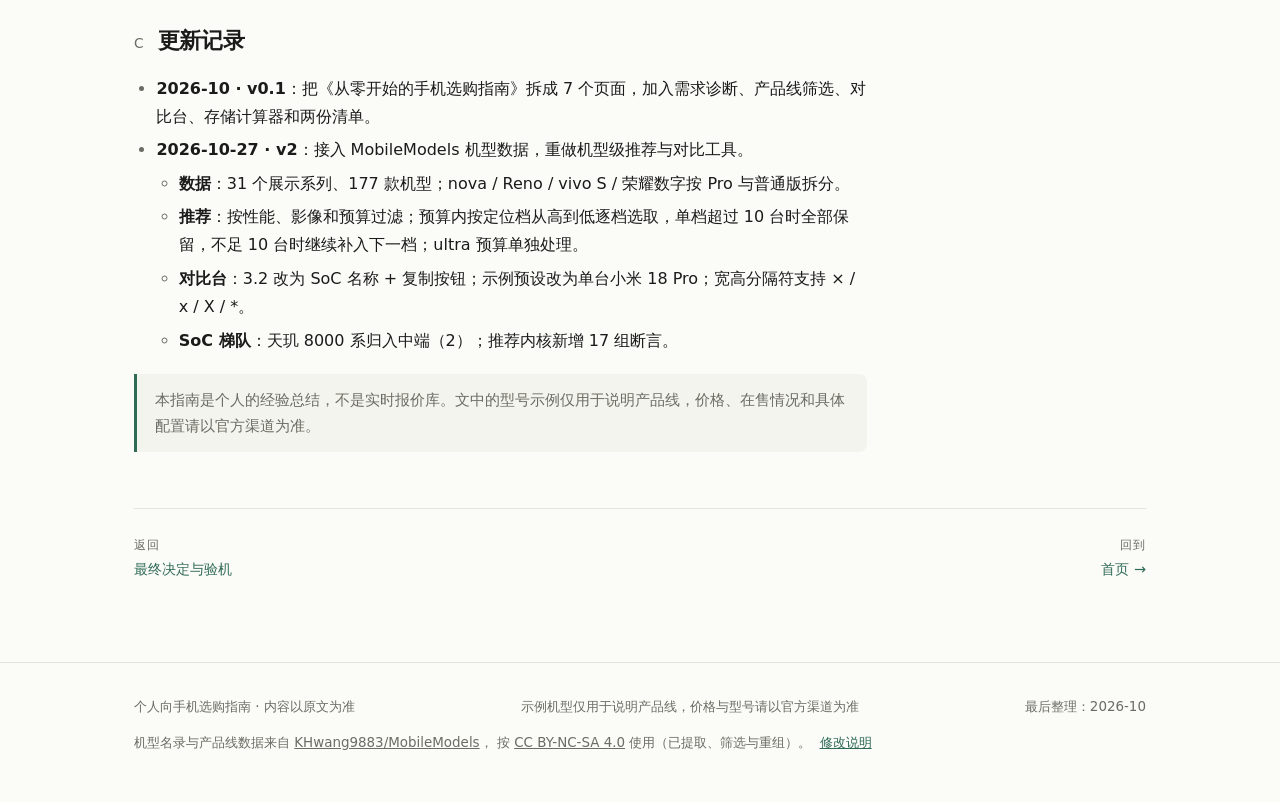
<file: glossary.html>
<!DOCTYPE html>
<html lang="zh-CN">
<head>
<meta charset="UTF-8">
<meta name="viewport" content="width=device-width, initial-scale=1">
<meta http-equiv="Cache-Control" content="no-cache, no-store, must-revalidate">
<meta http-equiv="Pragma" content="no-cache">
<meta http-equiv="Expires" content="0">
<title>名词表与来源 · 从零开始的手机选购指南</title>
<meta name="description" content="手机选购相关的名词解释、数据来源与更新记录。">
<link rel="stylesheet" href="assets/style.css?v=bb6ff4d596">
</head>
<body data-page="glossary">
<header id="site-header"></header>

<main>
  <div class="wrap">
    <div class="page-head">
      <div class="eyebrow">参考</div>
      <h1>名词表与来源</h1>
      <p class="lede">指南里反复出现的词，以及查参数时可以用的站点。</p>
    </div>

    <section class="section">
      <div class="section-head">
        <span class="num">A</span>
        <h2>名词</h2>
      </div>
      <dl class="glossary">
        <div class="glossary-item">
          <dt>SoC</dt>
          <dd>System on a Chip，把 CPU、GPU、ISP、基带等集成在一颗芯片上。手机的性能、发热、续航和影像处理能力都和它相关。常见的有高通骁龙、联发科天玑、苹果 A 系列、华为麒麟。</dd>
        </div>
        <div class="glossary-item">
          <dt>能效曲线</dt>
          <dd>把芯片在不同功耗下的性能画成曲线。比起只看峰值性能，中低负载区间的能效更能反映日常使用的发热和续航。可在 <a href="https://socpk.com/" target="_blank" rel="noopener">socpk.com</a> 查看。</dd>
        </div>
        <div class="glossary-item">
          <dt>旗舰 / 次旗舰 / 中端 / 入门</dt>
          <dd>既可能指芯片定位，也可能指手机价位。本指南在芯片语境下用“当代旗舰、上代旗舰、次旗舰、中端、入门”五档；在手机语境下用“入门级、中端机、中高端机、旗舰、超旗舰”五档。</dd>
        </div>
        <div class="glossary-item">
          <dt>影像旗舰</dt>
          <dd>影像能力处于当年第一梯队的机型，通常是各家的 Ultra、Pro Max 或 RS 版本。性能往往也很强，但价格高、机身厚重。</dd>
        </div>
        <div class="glossary-item">
          <dt>减配款 / 老款</dt>
          <dd>同一产品线中配置更低或上一代的型号。它们常常比新款更划算，尤其是在你的需求并不极致的时候。“买新不买旧”并不总是成立。</dd>
        </div>
        <div class="glossary-item">
          <dt>屏幕密度参考值</dt>
          <dd>本指南使用的粗略指标：分辨率宽 × 高 ÷（机身长 × 宽，mm）。数值越大，屏幕在同尺寸下越细腻。它不是严格的 PPI，只用于横向比较。</dd>
        </div>
        <div class="glossary-item">
          <dt>PPI</dt>
          <dd>Pixels Per Inch，每英寸像素数，衡量屏幕细腻程度的常用指标。需要知道屏幕对角线尺寸才能计算。</dd>
        </div>
        <div class="glossary-item">
          <dt>触控采样率</dt>
          <dd>屏幕每秒采集触控信号的次数，单位 Hz。对音游等需要快速反应的游戏影响很大，通常不会写在官网显眼位置，需要单独搜索。</dd>
        </div>
        <div class="glossary-item">
          <dt>存储规格（如 12+256）</dt>
          <dd>前一个数字是运行内存（RAM），后一个是机身存储（ROM）。记录价格时一定要带上这个组合，否则不同配置的价格没有可比性。</dd>
        </div>
        <div class="glossary-item">
          <dt>Pro / Pro Max / Ultra / RS</dt>
          <dd>常见的后缀，一般表示同系列中的增强版。不同品牌的含义不完全一致，判断时以具体配置为准，不要只看后缀。</dd>
        </div>
        <div class="glossary-item">
          <dt>HarmonyOS 适配</dt>
          <dd>华为系统经过几年迭代已能满足大部分日用场景，但少数小众或专业 App 仍可能存在适配问题。购买前应确认常用 App 能否正常使用。</dd>
        </div>
        <div class="glossary-item">
          <dt>3D 大世界二游</dt>
          <dd>指原神、鸣潮这类有开放世界场景的二次元手游。负载差异很大，较早期的作品与较新的高负载作品对性能的要求不在一个量级。</dd>
        </div>
      </dl>
    </section>

    <section class="section">
      <div class="section-head">
        <span class="num">B</span>
        <h2>数据来源与工具</h2>
      </div>
      <div class="grid grid-2">
        <div class="card">
          <h3>SoC 能效</h3>
          <p class="small muted mb-0"><a href="https://socpk.com/" target="_blank" rel="noopener">socpk.com</a><br>查看能效曲线，判断芯片的实际表现。</p>
        </div>
        <div class="card">
          <h3>摄像头型号</h3>
          <p class="small muted mb-0"><a href="https://www.jiuphone.com/" target="_blank" rel="noopener">jiuphone.com</a><br>官网通常不写传感器型号，可以在这里搜。</p>
        </div>
        <div class="card">
          <h3>参数与价格</h3>
          <p class="small muted mb-0">品牌官网看参数；京东自营官方旗舰店、天猫官方旗舰店看到手价。官网价有时会虚高。</p>
        </div>
        <div class="card">
          <h3>问 AI</h3>
          <p class="small muted mb-0">影像模组对比、SoC 是否改名、系统适配情况，都可以让 AI 先做一轮整理，再自己核对关键结论。</p>
        </div>
      </div>
    </section>

    <section class="section">
      <div class="section-head">
        <span class="num">C</span>
        <h2>更新记录</h2>
      </div>
      <div class="prose">
        <ul>
          <li><strong>2026-10 · v0.1</strong>：把《从零开始的手机选购指南》拆成 7 个页面，加入需求诊断、产品线筛选、对比台、存储计算器和两份清单。</li>
          <li>
            <strong>2026-10-27 · v2</strong>：接入 MobileModels 机型数据，重做机型级推荐与对比工具。
            <ul>
              <li><strong>数据</strong>：31 个展示系列、177 款机型；nova / Reno / vivo S / 荣耀数字按 Pro 与普通版拆分。</li>
              <li><strong>推荐</strong>：按性能、影像和预算过滤；预算内按定位档从高到低逐档选取，单档超过 10 台时全部保留，不足 10 台时继续补入下一档；ultra 预算单独处理。</li>
              <li><strong>对比台</strong>：3.2 改为 SoC 名称 + 复制按钮；示例预设改为单台小米 18 Pro；宽高分隔符支持 × / x / X / *。</li>
              <li><strong>SoC 梯队</strong>：天玑 8000 系归入中端（2）；推荐内核新增 17 组断言。</li>
            </ul>
          </li>
        </ul>
        <div class="note">
          本指南是个人的经验总结，不是实时报价库。文中的型号示例仅用于说明产品线，价格、在售情况和具体配置请以官方渠道为准。
        </div>
      </div>
    </section>

    <div class="pager">
      <a href="final.html"><span class="dir">返回</span>最终决定与验机</a>
      <a class="next" href="index.html"><span class="dir">回到</span>首页 →</a>
    </div>
  </div>
</main>

<footer id="site-footer"></footer>

<script src="assets/data.js?v=30cc0a3262"></script>
<script src="assets/app.js?v=54605101d6"></script>
</body>
</html>
</file>
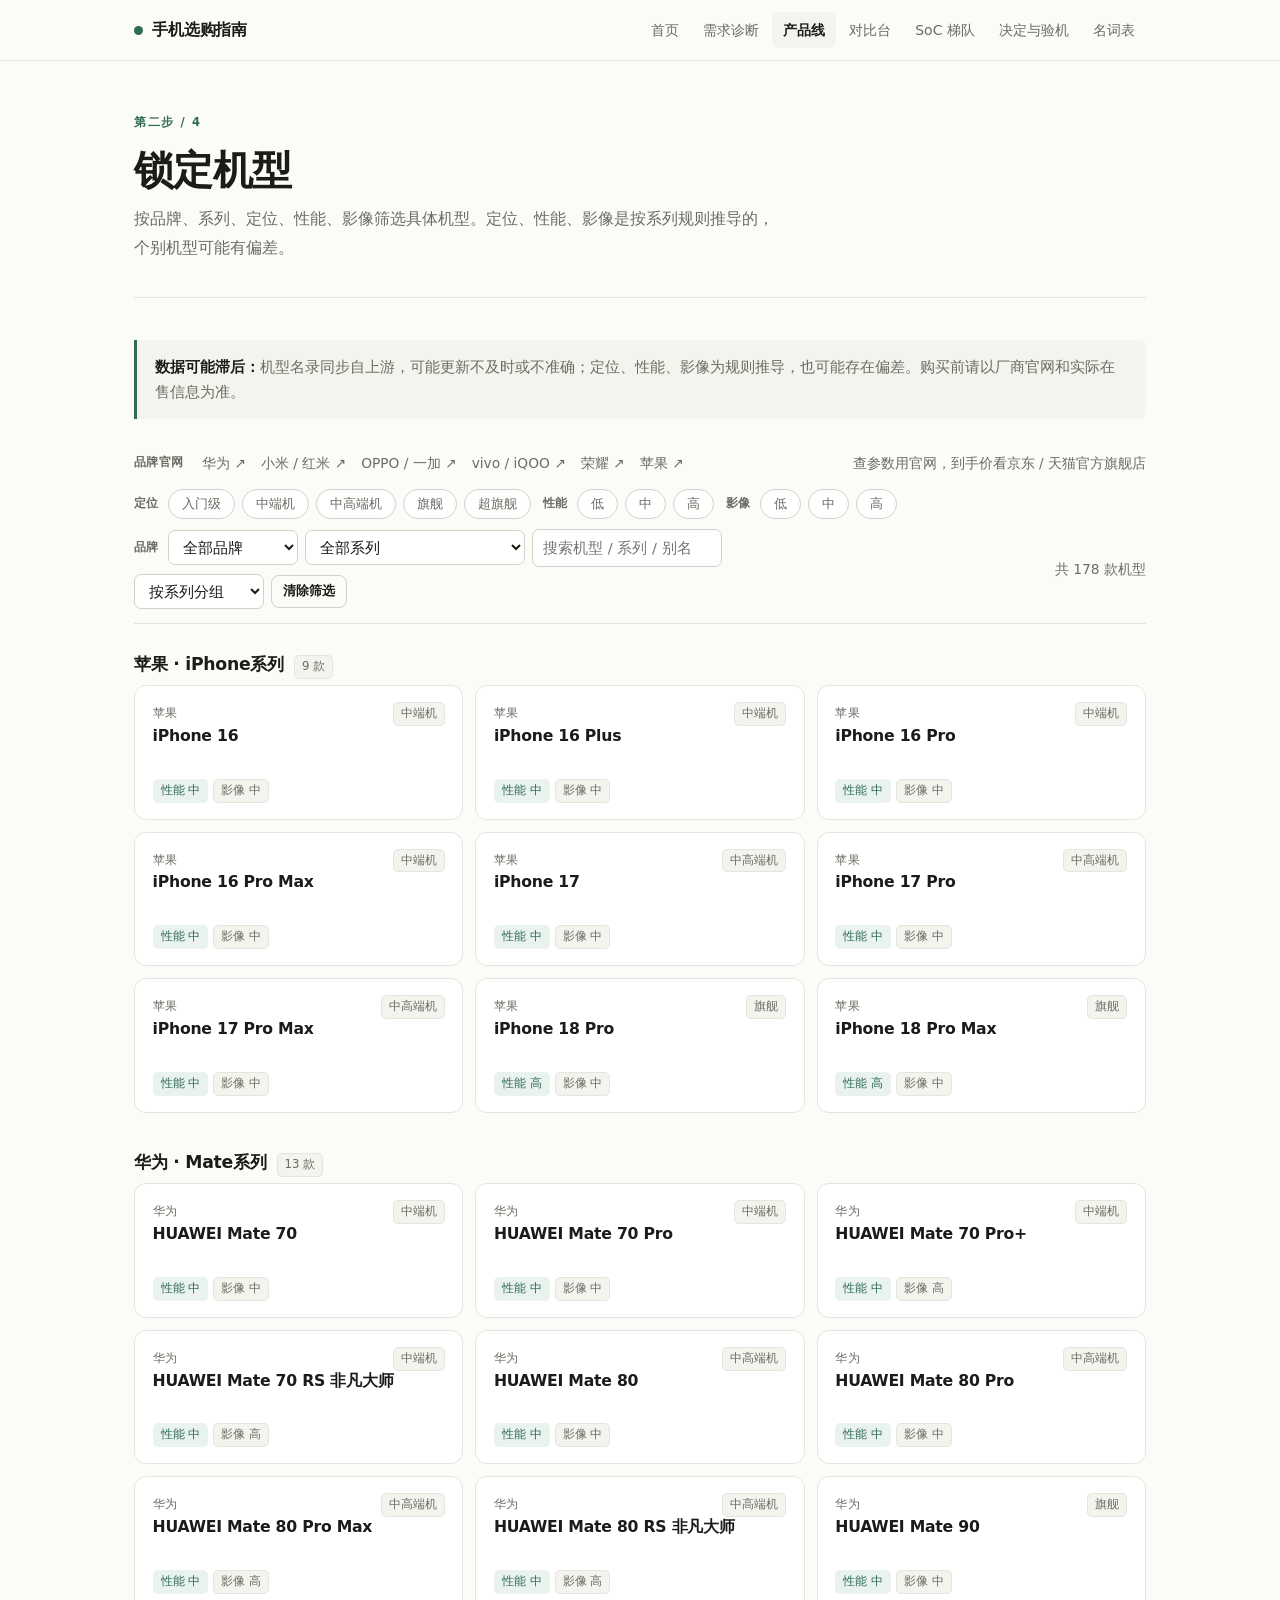
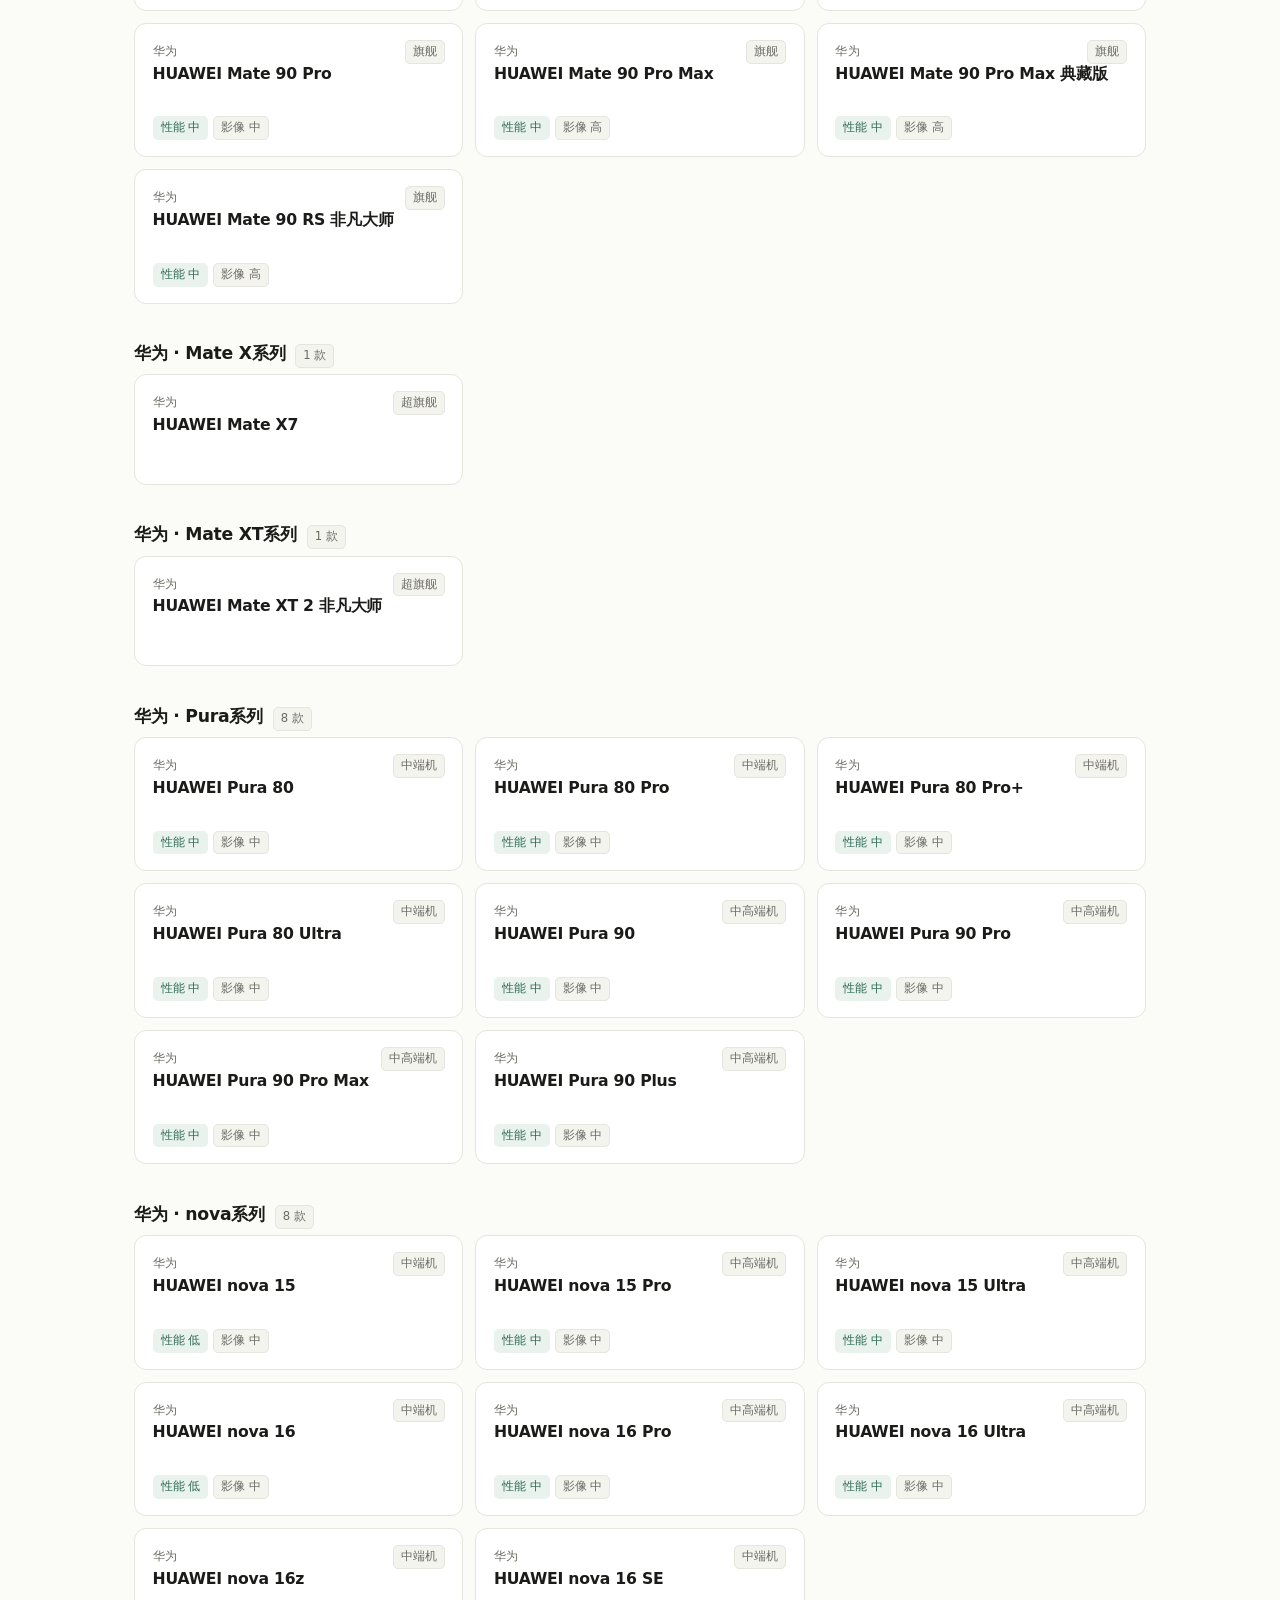
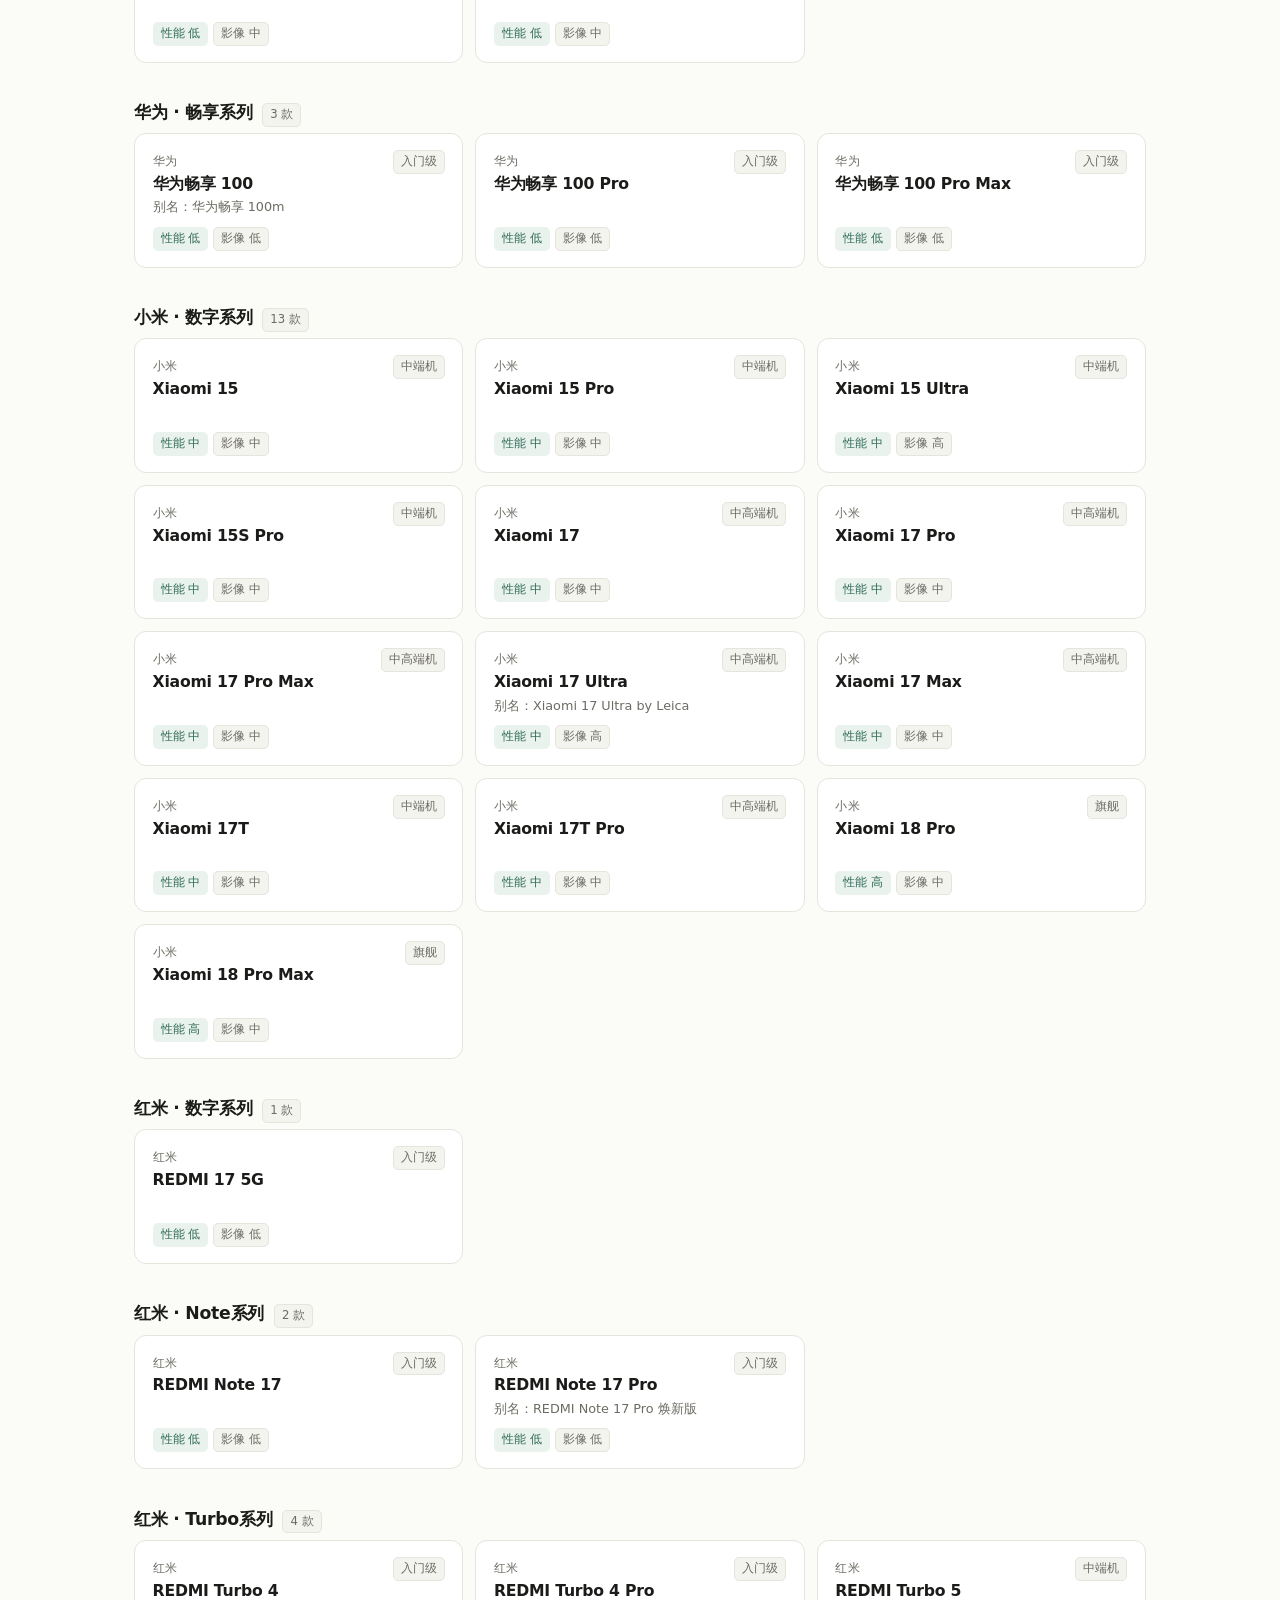
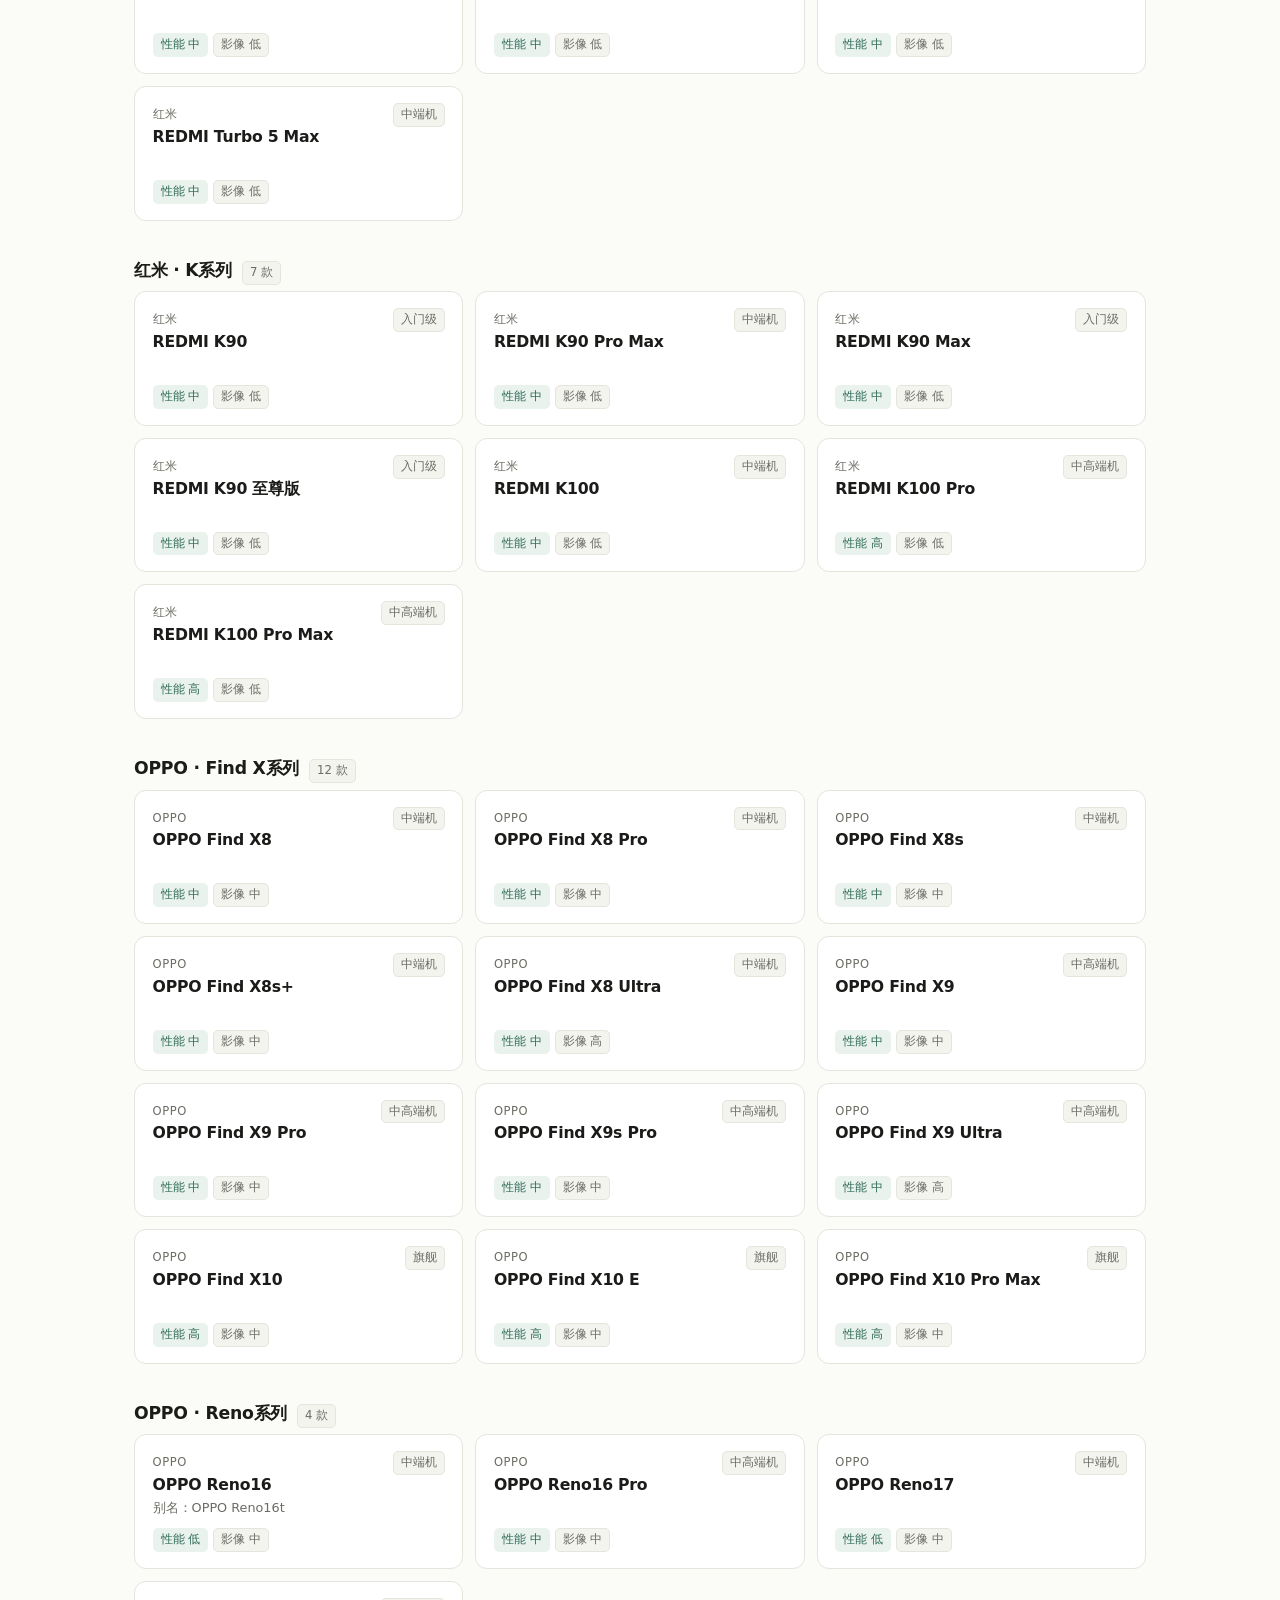
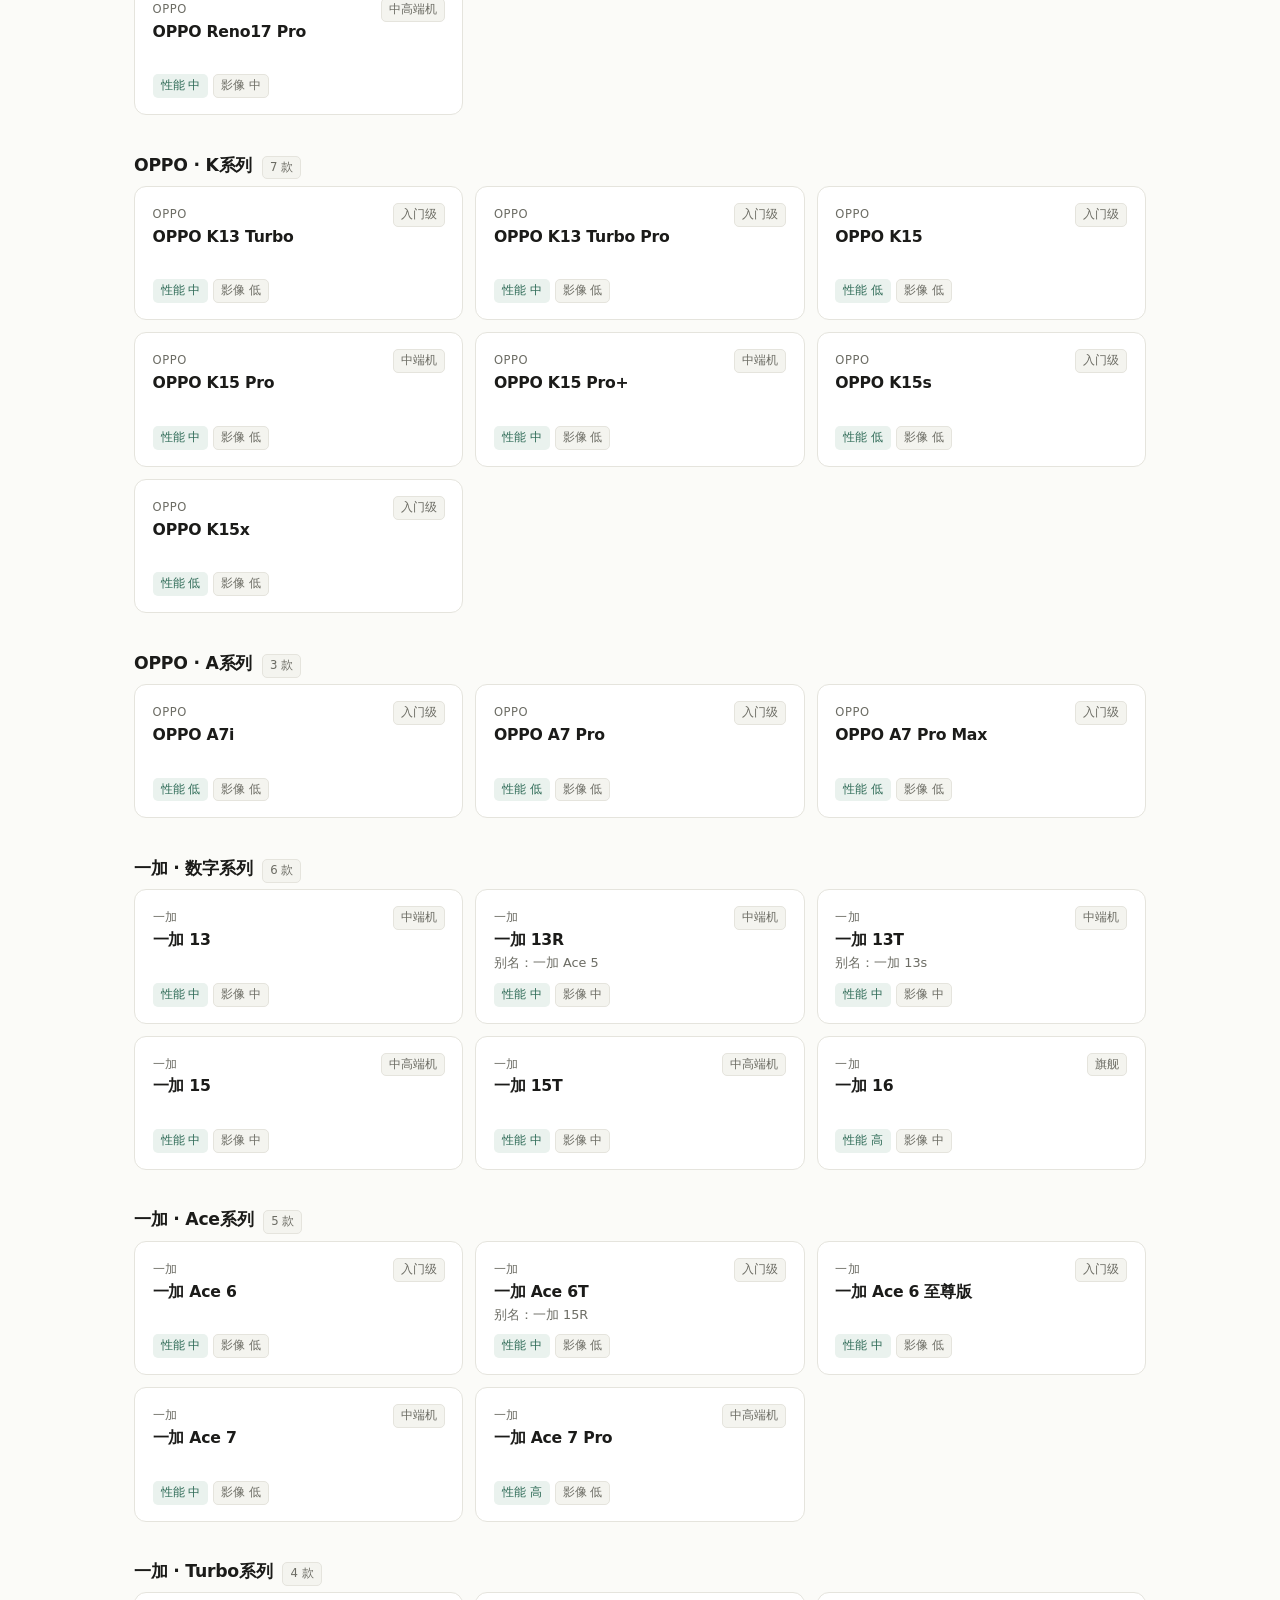
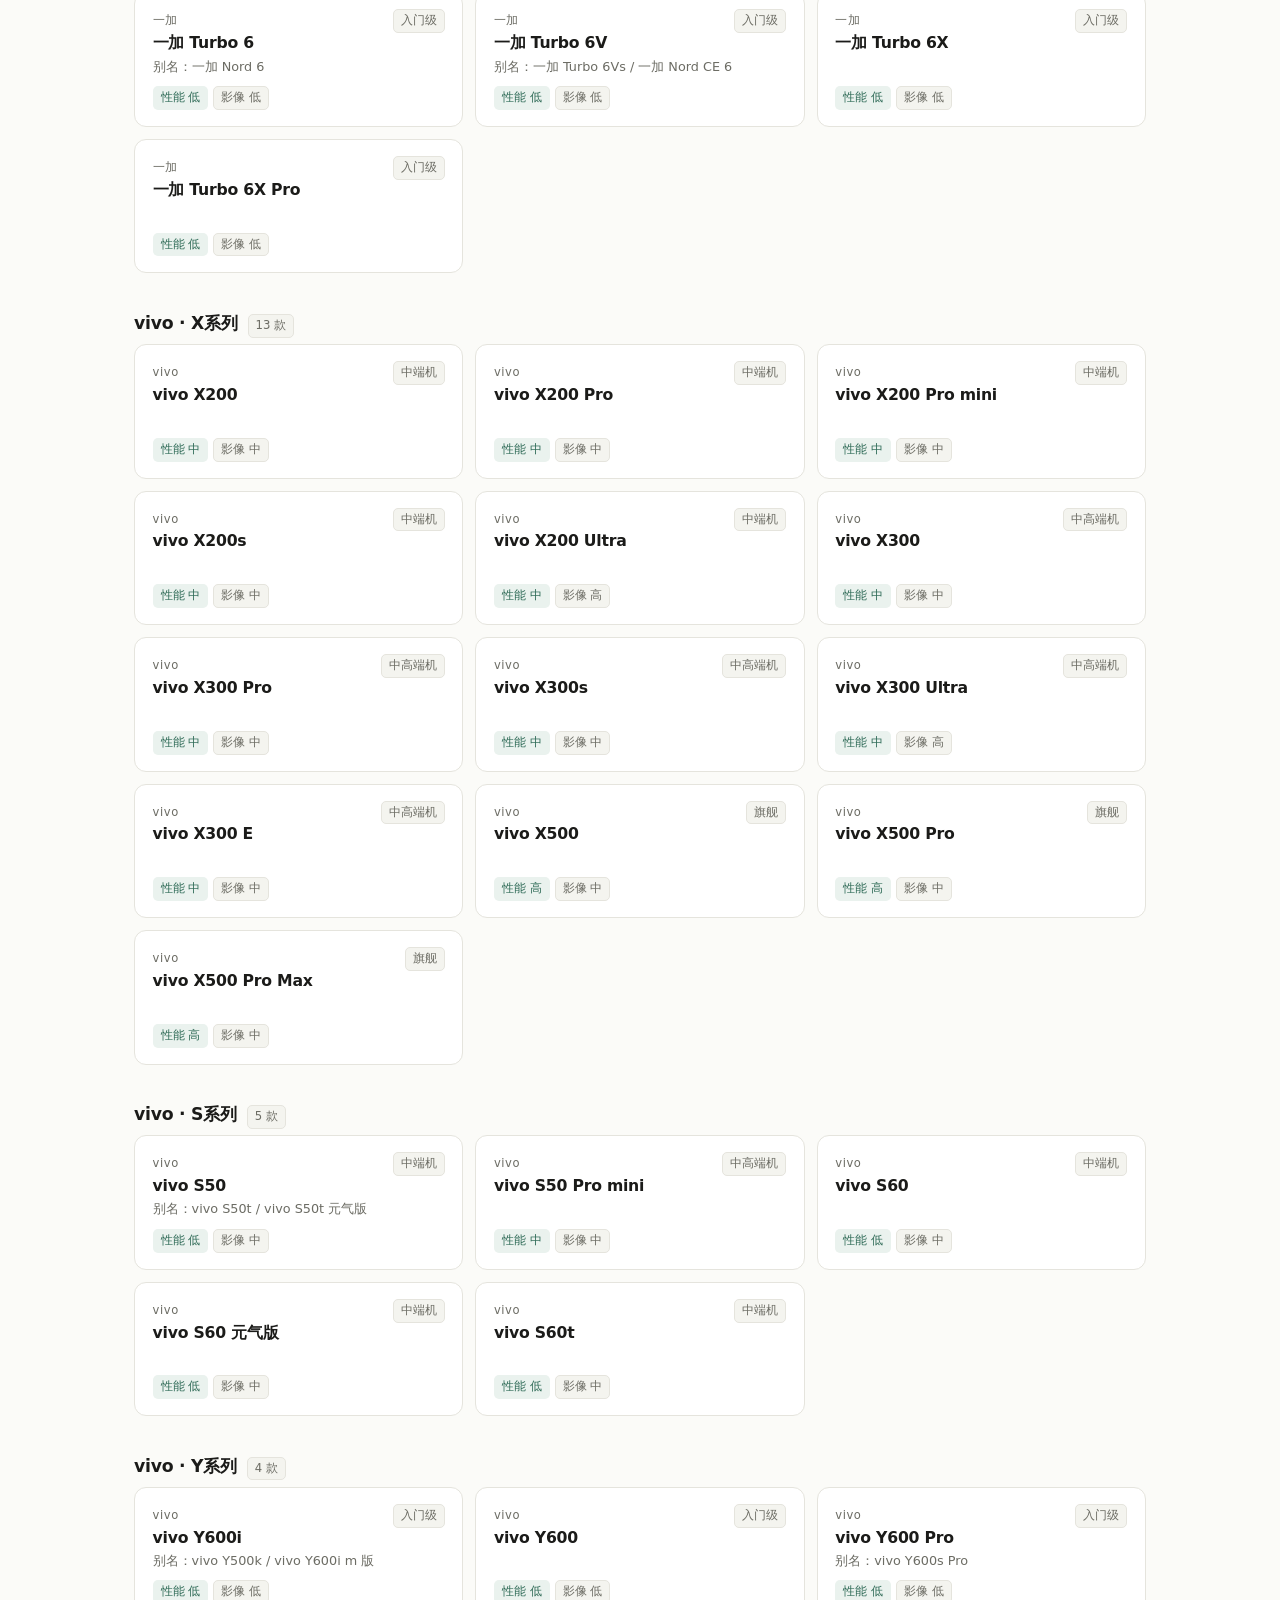
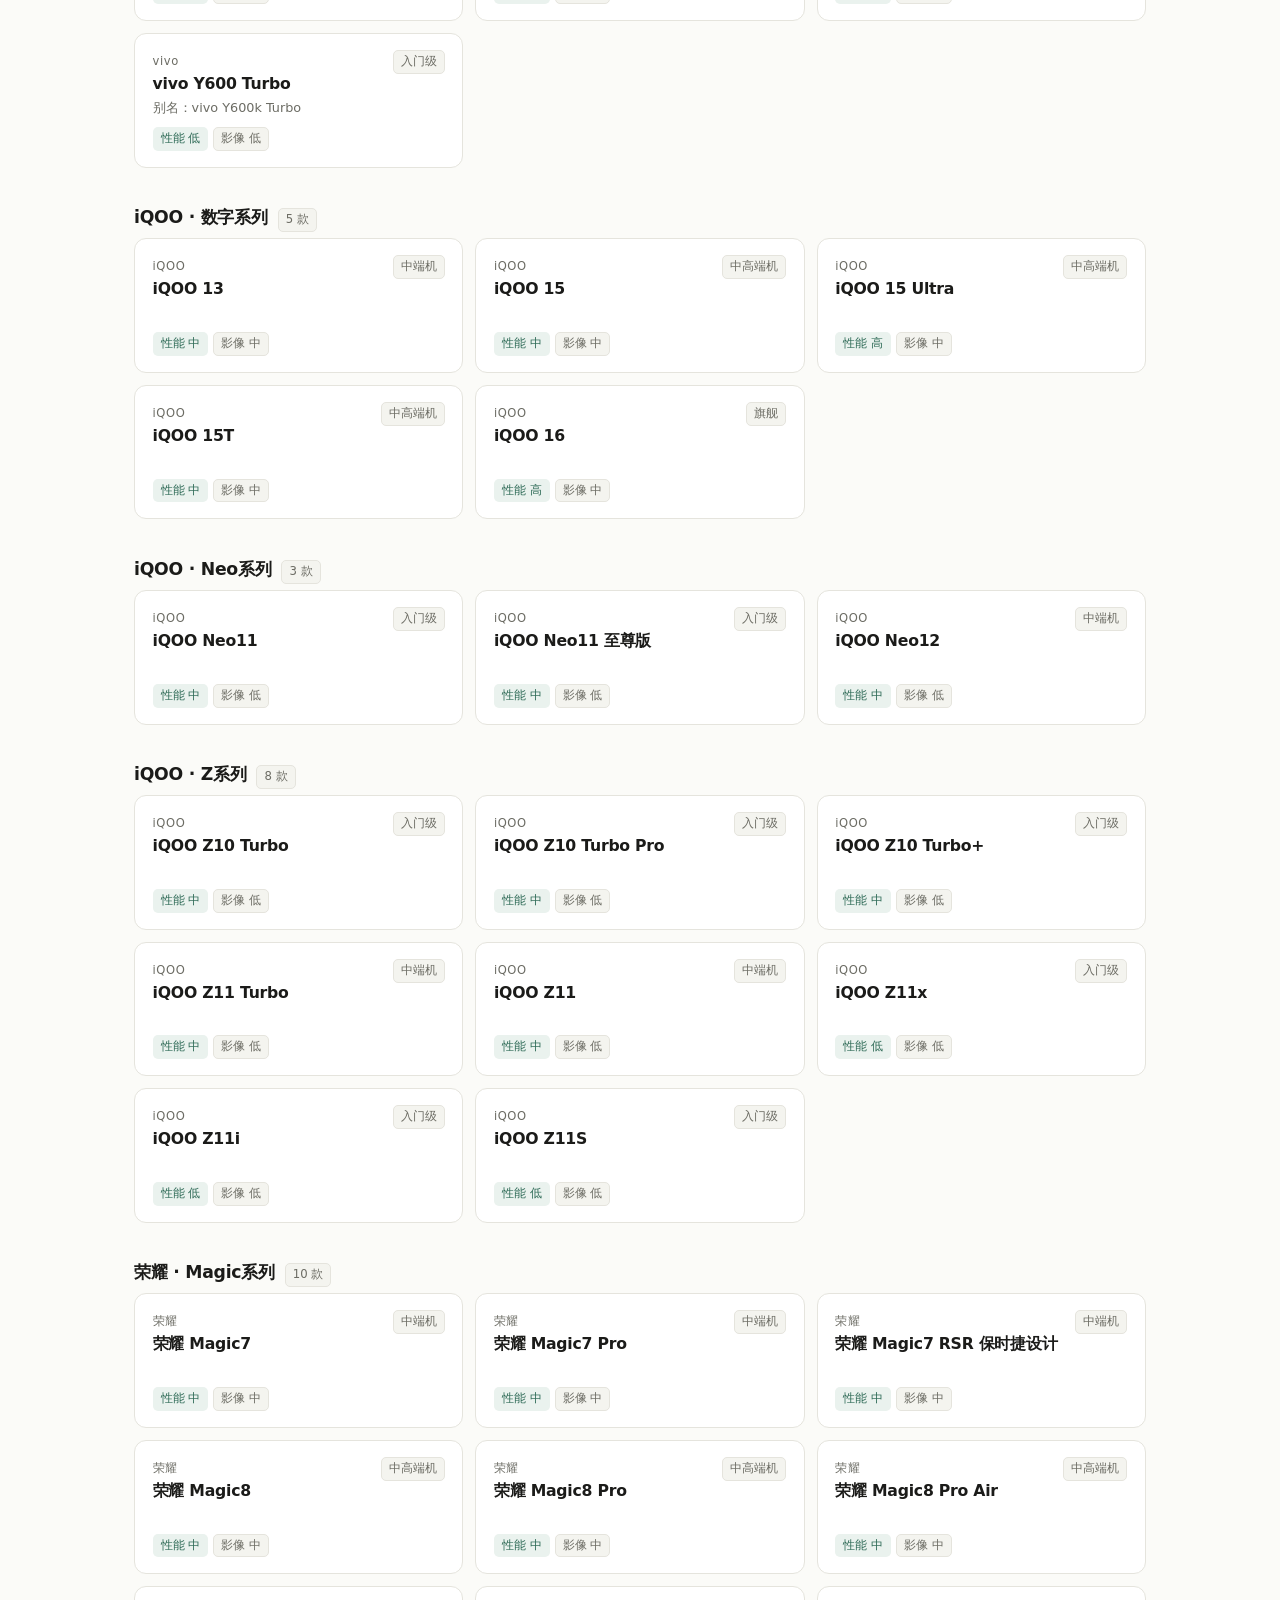
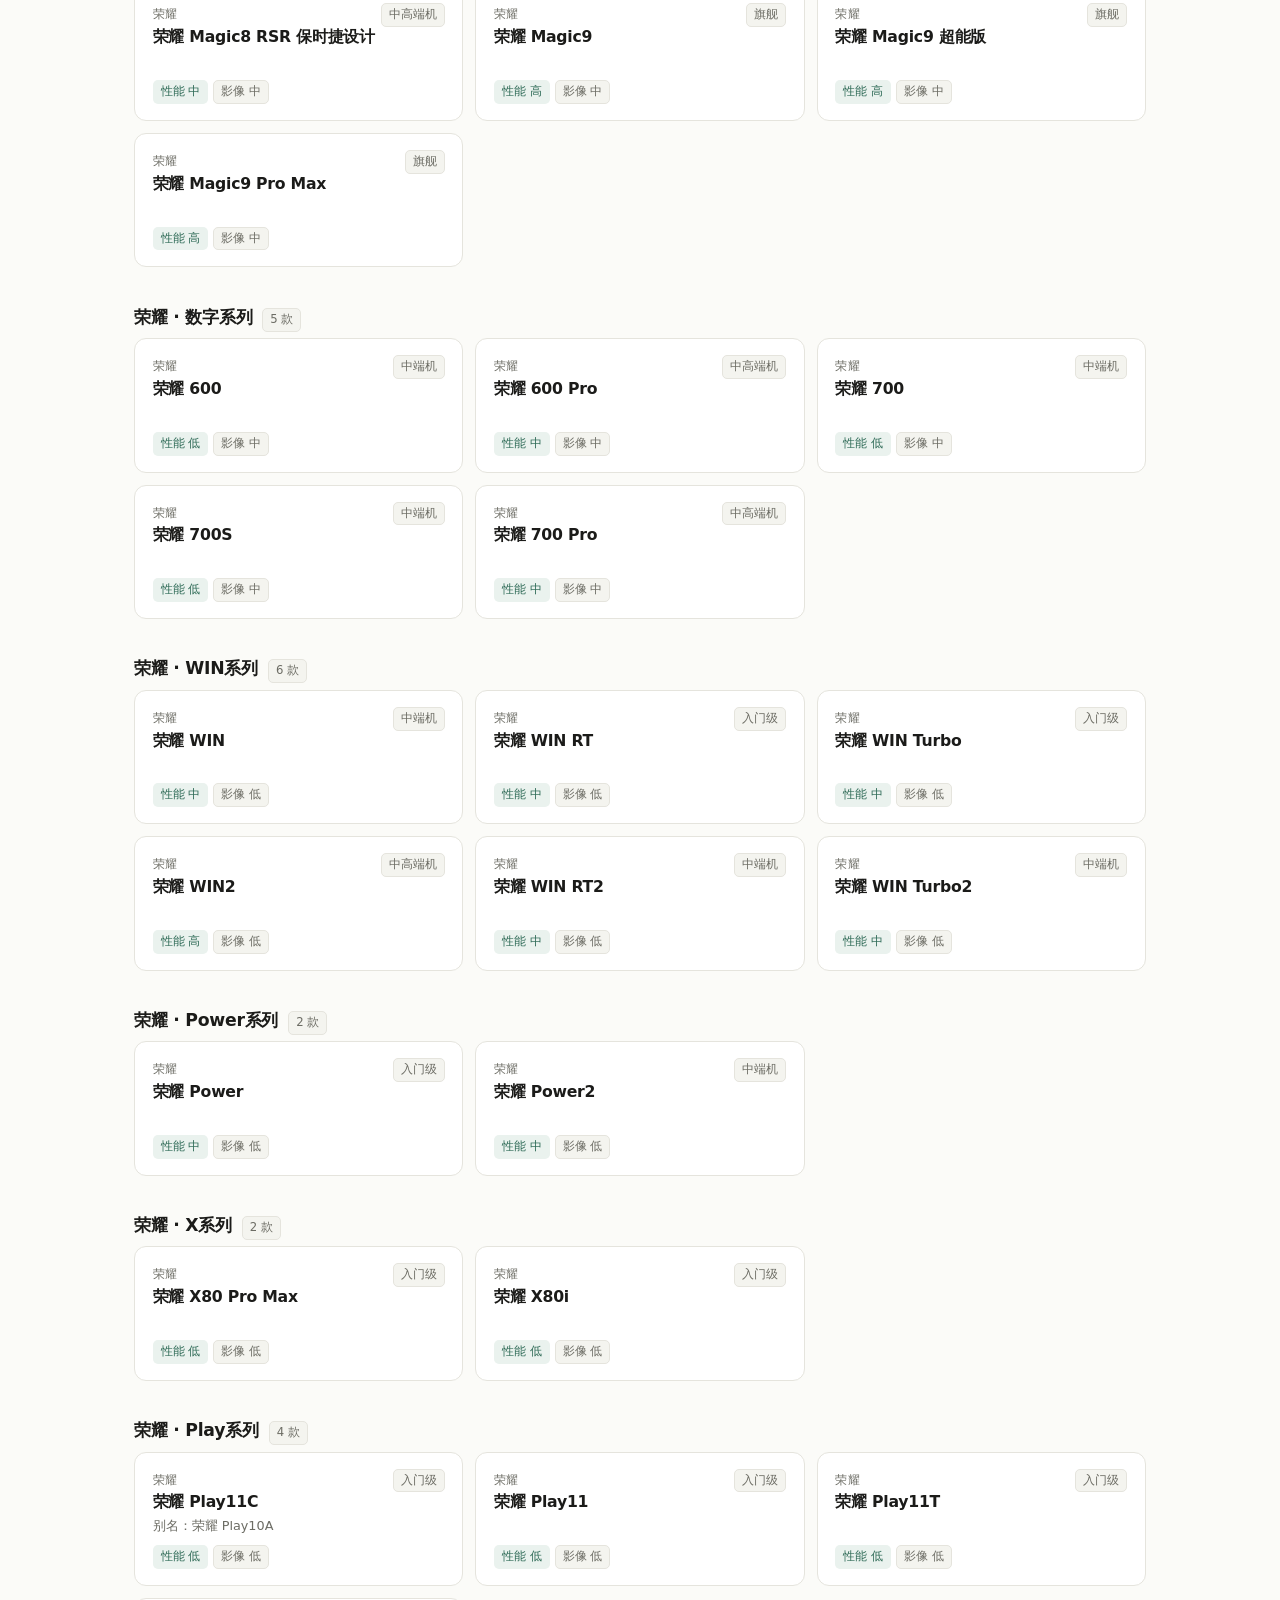
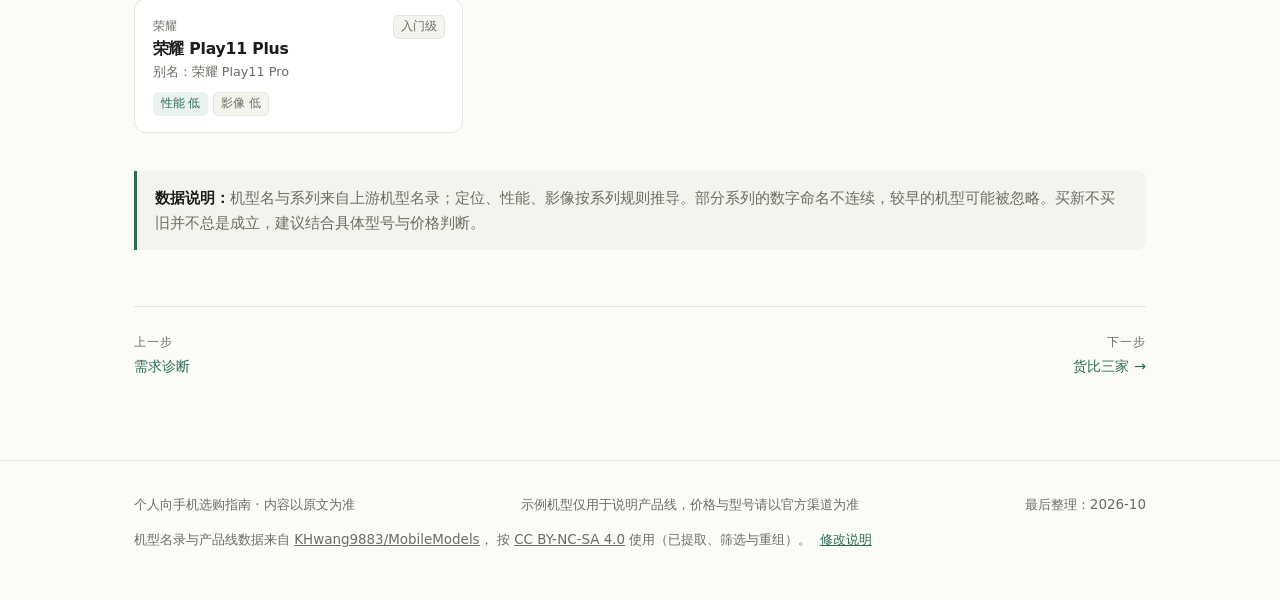
<file: lines.html>
<!DOCTYPE html>
<html lang="zh-CN">
<head>
<meta charset="UTF-8">
<meta name="viewport" content="width=device-width, initial-scale=1">
<meta http-equiv="Cache-Control" content="no-cache, no-store, must-revalidate">
<meta http-equiv="Pragma" content="no-cache">
<meta http-equiv="Expires" content="0">
<title>机型地图 · 从零开始的手机选购指南</title>
<meta name="description" content="按品牌、系列、定位、性能、影像筛选具体手机机型。">
<link rel="stylesheet" href="assets/style.css?v=bb6ff4d596">
</head>
<body data-page="lines">
<header id="site-header"></header>

<main>
  <div class="wrap">
    <div class="page-head">
      <div class="eyebrow">第二步 / 4</div>
      <h1>锁定机型</h1>
      <p class="lede">按品牌、系列、定位、性能、影像筛选具体机型。定位、性能、影像是按系列规则推导的，个别机型可能有偏差。</p>
    </div>

    <div class="note">
      <strong>数据可能滞后：</strong>机型名录同步自上游，可能更新不及时或不准确；定位、性能、影像为规则推导，也可能存在偏差。购买前请以厂商官网和实际在售信息为准。
    </div>

    <div class="brand-bar">
      <span class="filter-label">品牌官网</span>
      <div class="brand-links">
        <a href="https://consumer.huawei.com/cn/" target="_blank" rel="noopener">华为 ↗</a>
        <a href="https://www.mi.com/" target="_blank" rel="noopener">小米 / 红米 ↗</a>
        <a href="https://www.oppo.com/cn/" target="_blank" rel="noopener">OPPO / 一加 ↗</a>
        <a href="https://www.vivo.com.cn/" target="_blank" rel="noopener">vivo / iQOO ↗</a>
        <a href="https://www.honor.com/cn/" target="_blank" rel="noopener">荣耀 ↗</a>
        <a href="https://www.apple.com.cn/" target="_blank" rel="noopener">苹果 ↗</a>
      </div>
      <span class="small muted brand-hint">查参数用官网，到手价看京东 / 天猫官方旗舰店</span>
    </div>

    <div class="filter-bar">
      <div class="filter-row">
        <span class="filter-label">定位</span>
        <div id="tier-chips" class="filter-row"></div>
      </div>
      <div class="filter-row">
        <span class="filter-label">性能</span>
        <div id="perf-chips" class="filter-row"></div>
      </div>
      <div class="filter-row">
        <span class="filter-label">影像</span>
        <div id="camera-chips" class="filter-row"></div>
      </div>
      <div class="filter-row">
        <span class="filter-label">品牌</span>
        <select id="brand-select" aria-label="按品牌筛选"></select>
        <select id="series-select" aria-label="按系列筛选"></select>
        <input type="search" id="search" placeholder="搜索机型 / 系列 / 别名" aria-label="搜索">
        <select id="view-select" aria-label="视图">
          <option value="series">按系列分组</option>
          <option value="tier">按定位分组</option>
        </select>
        <button class="btn btn-ghost btn-sm" type="button" id="clear-filters">清除筛选</button>
      </div>
      <div class="small muted" id="count" style="margin-left:auto"></div>
    </div>

    <div id="groups"></div>

    <div class="note">
      <strong>数据说明：</strong>机型名与系列来自上游机型名录；定位、性能、影像按系列规则推导。部分系列的数字命名不连续，较早的机型可能被忽略。买新不买旧并不总是成立，建议结合具体型号与价格判断。
    </div>

    <div class="pager">
      <a href="needs.html"><span class="dir">上一步</span>需求诊断</a>
      <a class="next" href="compare.html"><span class="dir">下一步</span>货比三家 →</a>
    </div>
  </div>
</main>

<footer id="site-footer"></footer>

<script src="assets/data.js?v=30cc0a3262"></script>
<script src="assets/app.js?v=54605101d6"></script>
<script src="data/models.js?v=125d61b2c2"></script>
<script src="data/model-status.js?v=cf9baf5847"></script>
<script src="assets/recommend.js?v=8796001bd3"></script>
<script>
(function () {
  "use strict";

  const { param, esc, debounce } = window.App;
  const { TIERS } = window.GUIDE;
  const MODEL_STATUS = window.MODEL_STATUS;

  const LEVELS = ["low", "medium", "high"];
  const LEVEL_LABEL = { low: "低", medium: "中", high: "高" };
  const LEGACY_PERF = { none: "low", some: "medium", high: "high" };
  const LEGACY_CAMERA = { none: "low", basic: "medium", high: "high" };
  const tierById = Object.fromEntries(TIERS.map((t) => [t.id, t]));

  const MODELS = MODEL_STATUS.series.flatMap((s) =>
    s.models.map((m) => ({
      brand: s.brand,
      series: s.series,
      name: m.name,
      nick_name: m.nick_name || [],
      tier: m.tier,
      performance: m.performance,
      camera: m.camera,
    })),
  );

  const BRANDS = [...new Set(MODELS.map((m) => m.brand))];
  const SERIES = MODEL_STATUS.series.map((s) => ({ brand: s.brand, series: s.series }));

  const state = {
    tiers: new Set(),
    perfs: new Set(),
    cameras: new Set(),
    brand: "",
    series: "",
    q: "",
    view: "series",
  };

  const tierChips = document.getElementById("tier-chips");
  const perfChips = document.getElementById("perf-chips");
  const cameraChips = document.getElementById("camera-chips");
  const brandSelect = document.getElementById("brand-select");
  const seriesSelect = document.getElementById("series-select");
  const searchInput = document.getElementById("search");
  const viewSelect = document.getElementById("view-select");
  const groups = document.getElementById("groups");
  const count = document.getElementById("count");

  // 初始化控件
  tierChips.innerHTML = TIERS.map(
    (t) => `<button class="chip" type="button" data-tier="${t.id}" aria-pressed="false">${esc(t.name)}</button>`,
  ).join("");
  perfChips.innerHTML = LEVELS.map(
    (l) => `<button class="chip" type="button" data-perf="${l}" aria-pressed="false">${esc(LEVEL_LABEL[l])}</button>`,
  ).join("");
  cameraChips.innerHTML = LEVELS.map(
    (l) => `<button class="chip" type="button" data-camera="${l}" aria-pressed="false">${esc(LEVEL_LABEL[l])}</button>`,
  ).join("");

  brandSelect.innerHTML =
    '<option value="">全部品牌</option>' +
    BRANDS.map((b) => `<option value="${esc(b)}">${esc(b)}</option>`).join("");

  const byBrand = new Map();
  SERIES.forEach((s) => {
    if (!byBrand.has(s.brand)) byBrand.set(s.brand, []);
    byBrand.get(s.brand).push(s.series);
  });
  seriesSelect.innerHTML =
    '<option value="">全部系列</option>' +
    Array.from(byBrand)
      .map(
        ([brand, list]) =>
          `<optgroup label="${esc(brand)}">${list
            .map((s) => `<option value="${esc(brand)}|${esc(s)}">${esc(s)}</option>`)
            .join("")}</optgroup>`,
      )
      .join("");

  // URL 预选：新参数 brand / series / tier / perf / camera；兼容旧 need / tier
  const urlBrand = param("brand");
  if (urlBrand && BRANDS.includes(urlBrand)) state.brand = urlBrand;

  const urlSeries = param("series");
  if (urlSeries) {
    const matches = SERIES.filter((s) => s.series === urlSeries);
    if (matches.length) {
      const chosen =
        state.brand && matches.some((s) => s.brand === state.brand)
          ? matches.find((s) => s.brand === state.brand)
          : matches[0];
      state.brand = chosen.brand;
      state.series = chosen.series;
    }
  }

  const urlTiers = (param("tier") || "").split(",").filter(Boolean);
  urlTiers.forEach((t) => {
    if (tierById[t]) state.tiers.add(t);
  });

  const urlPerfs = (param("perf") || "").split(",").filter(Boolean);
  urlPerfs.forEach((p) => {
    if (LEVELS.includes(p)) state.perfs.add(p);
  });

  const urlCameras = (param("camera") || "").split(",").filter(Boolean);
  urlCameras.forEach((c) => {
    if (LEVELS.includes(c)) state.cameras.add(c);
  });

  const urlView = param("view");
  if (urlView === "series" || urlView === "tier") state.view = urlView;
  state.q = param("q") || "";

  // 旧链接带 need 而没有 perf/camera 时，按旧需求映射
  if (!urlPerfs.length && !urlCameras.length) {
    const urlNeed = param("need");
    if (urlNeed && window.Recommend) {
      urlNeed.split(",").filter(Boolean).forEach((id) => {
        const preset = window.Recommend.NEED_PRESET[id];
        if (!preset) return;
        if (preset.need === "rich") {
          state.tiers.add("ultra");
          return;
        }
        const p = LEGACY_PERF[preset.perf];
        const c = LEGACY_CAMERA[preset.camera];
        if (p) state.perfs.add(p);
        if (c) state.cameras.add(c);
      });
    }
  }

  function syncChips() {
    tierChips.querySelectorAll("[data-tier]").forEach((b) => {
      b.setAttribute("aria-pressed", state.tiers.has(b.dataset.tier) ? "true" : "false");
    });
    perfChips.querySelectorAll("[data-perf]").forEach((b) => {
      b.setAttribute("aria-pressed", state.perfs.has(b.dataset.perf) ? "true" : "false");
    });
    cameraChips.querySelectorAll("[data-camera]").forEach((b) => {
      b.setAttribute("aria-pressed", state.cameras.has(b.dataset.camera) ? "true" : "false");
    });
    brandSelect.value = state.brand;
    seriesSelect.value = state.brand && state.series ? `${state.brand}|${state.series}` : "";
    searchInput.value = state.q;
    viewSelect.value = state.view;
  }

  function filtered() {
    const q = state.q.trim().toLowerCase();
    return MODELS.filter((m) => {
      if (state.tiers.size && !state.tiers.has(m.tier)) return false;
      if (state.perfs.size && !state.perfs.has(m.performance)) return false;
      if (state.cameras.size && !state.cameras.has(m.camera)) return false;
      if (state.brand && m.brand !== state.brand) return false;
      if (state.series && m.series !== state.series) return false;
      if (q) {
        const hay = [m.brand, m.series, m.name, ...m.nick_name].join(" ").toLowerCase();
        if (!hay.includes(q)) return false;
      }
      return true;
    });
  }

  function card(m, showSeries) {
    const parts = [];
    if (showSeries) parts.push(m.series);
    if (m.nick_name.length) parts.push(`别名：${m.nick_name.map((n) => esc(n)).join(" / ")}`);
    const sub = parts.join(" · ");

    return `
      <article class="card line-card">
        <div class="line-head">
          <span class="brand">${esc(m.brand)}</span>
          <span class="tag">${esc(tierById[m.tier] ? tierById[m.tier].name : m.tier)}</span>
        </div>
        <h3>${esc(m.name)}</h3>
        <p class="example">${sub || "&nbsp;"}</p>
        <div class="tags">
          ${m.performance ? `<span class="tag tag-accent">性能 ${esc(LEVEL_LABEL[m.performance])}</span>` : ""}
          ${m.camera ? `<span class="tag">影像 ${esc(LEVEL_LABEL[m.camera])}</span>` : ""}
        </div>
      </article>`;
  }

  function render() {
    const rows = filtered();
    count.textContent = `共 ${rows.length} 款机型`;
    syncURL();

    if (!rows.length) {
      groups.innerHTML = `<div class="card center" style="padding:3rem 1rem"><p class="mb-0 muted">没有符合当前筛选条件的机型。</p></div>`;
      return;
    }

    let html = "";
    if (state.view === "series") {
      MODEL_STATUS.series.forEach((s) => {
        const subset = rows.filter((m) => m.brand === s.brand && m.series === s.series);
        if (!subset.length) return;
        html += `
          <section class="group-block">
            <div class="group-title">
              <h2>${esc(s.brand)} · ${esc(s.series)}</h2>
              <span class="tag">${subset.length} 款</span>
            </div>
            <div class="line-grid">${subset.map((m) => card(m, false)).join("")}</div>
          </section>`;
      });
    } else {
      TIERS.forEach((t) => {
        const subset = rows.filter((m) => m.tier === t.id);
        if (!subset.length) return;
        html += `
          <section class="group-block">
            <div class="group-title">
              <h2>${esc(t.name)}</h2>
              <span class="tag">${esc(t.range)}</span>
              <span class="tag">${esc(t.advice)}</span>
            </div>
            <p class="group-desc">${esc(t.desc)}</p>
            <div class="line-grid">${subset.map((m) => card(m, true)).join("")}</div>
          </section>`;
      });
    }
    groups.innerHTML = html;
  }

  function syncURL() {
    const params = new URLSearchParams();
    if (state.brand) params.set("brand", state.brand);
    if (state.series) params.set("series", state.series);
    if (state.tiers.size) params.set("tier", Array.from(state.tiers).join(","));
    if (state.perfs.size) params.set("perf", Array.from(state.perfs).join(","));
    if (state.cameras.size) params.set("camera", Array.from(state.cameras).join(","));
    if (state.q.trim()) params.set("q", state.q.trim());
    if (state.view !== "series") params.set("view", state.view);
    const qs = params.toString();
    try {
      history.replaceState(null, "", qs ? "?" + qs : location.pathname);
    } catch (e) {
      /* file:// 等环境可能不允许修改地址栏，忽略 */
    }
  }

  function bindChipGroup(container, attr, set) {
    container.addEventListener("click", function (e) {
      const btn = e.target.closest(`[${attr}]`);
      if (!btn) return;
      const id = btn.getAttribute(attr);
      if (set.has(id)) set.delete(id);
      else set.add(id);
      syncChips();
      render();
    });
  }

  bindChipGroup(tierChips, "data-tier", state.tiers);
  bindChipGroup(perfChips, "data-perf", state.perfs);
  bindChipGroup(cameraChips, "data-camera", state.cameras);

  brandSelect.addEventListener("change", function () {
    state.brand = brandSelect.value;
    if (state.series && !SERIES.some((s) => s.brand === state.brand && s.series === state.series)) {
      state.series = "";
    }
    syncChips();
    render();
  });

  seriesSelect.addEventListener("change", function () {
    const v = seriesSelect.value;
    if (!v) {
      state.series = "";
    } else {
      const [brand, series] = v.split("|");
      state.brand = brand;
      state.series = series;
    }
    syncChips();
    render();
  });

  searchInput.addEventListener(
    "input",
    debounce(function () {
      state.q = searchInput.value;
      render();
    }, 180),
  );

  viewSelect.addEventListener("change", function () {
    state.view = viewSelect.value;
    render();
  });

  document.getElementById("clear-filters").addEventListener("click", function () {
    state.tiers.clear();
    state.perfs.clear();
    state.cameras.clear();
    state.brand = "";
    state.series = "";
    state.q = "";
    syncChips();
    render();
  });

  syncChips();
  render();
})();
</script>
</body>
</html>
</file>
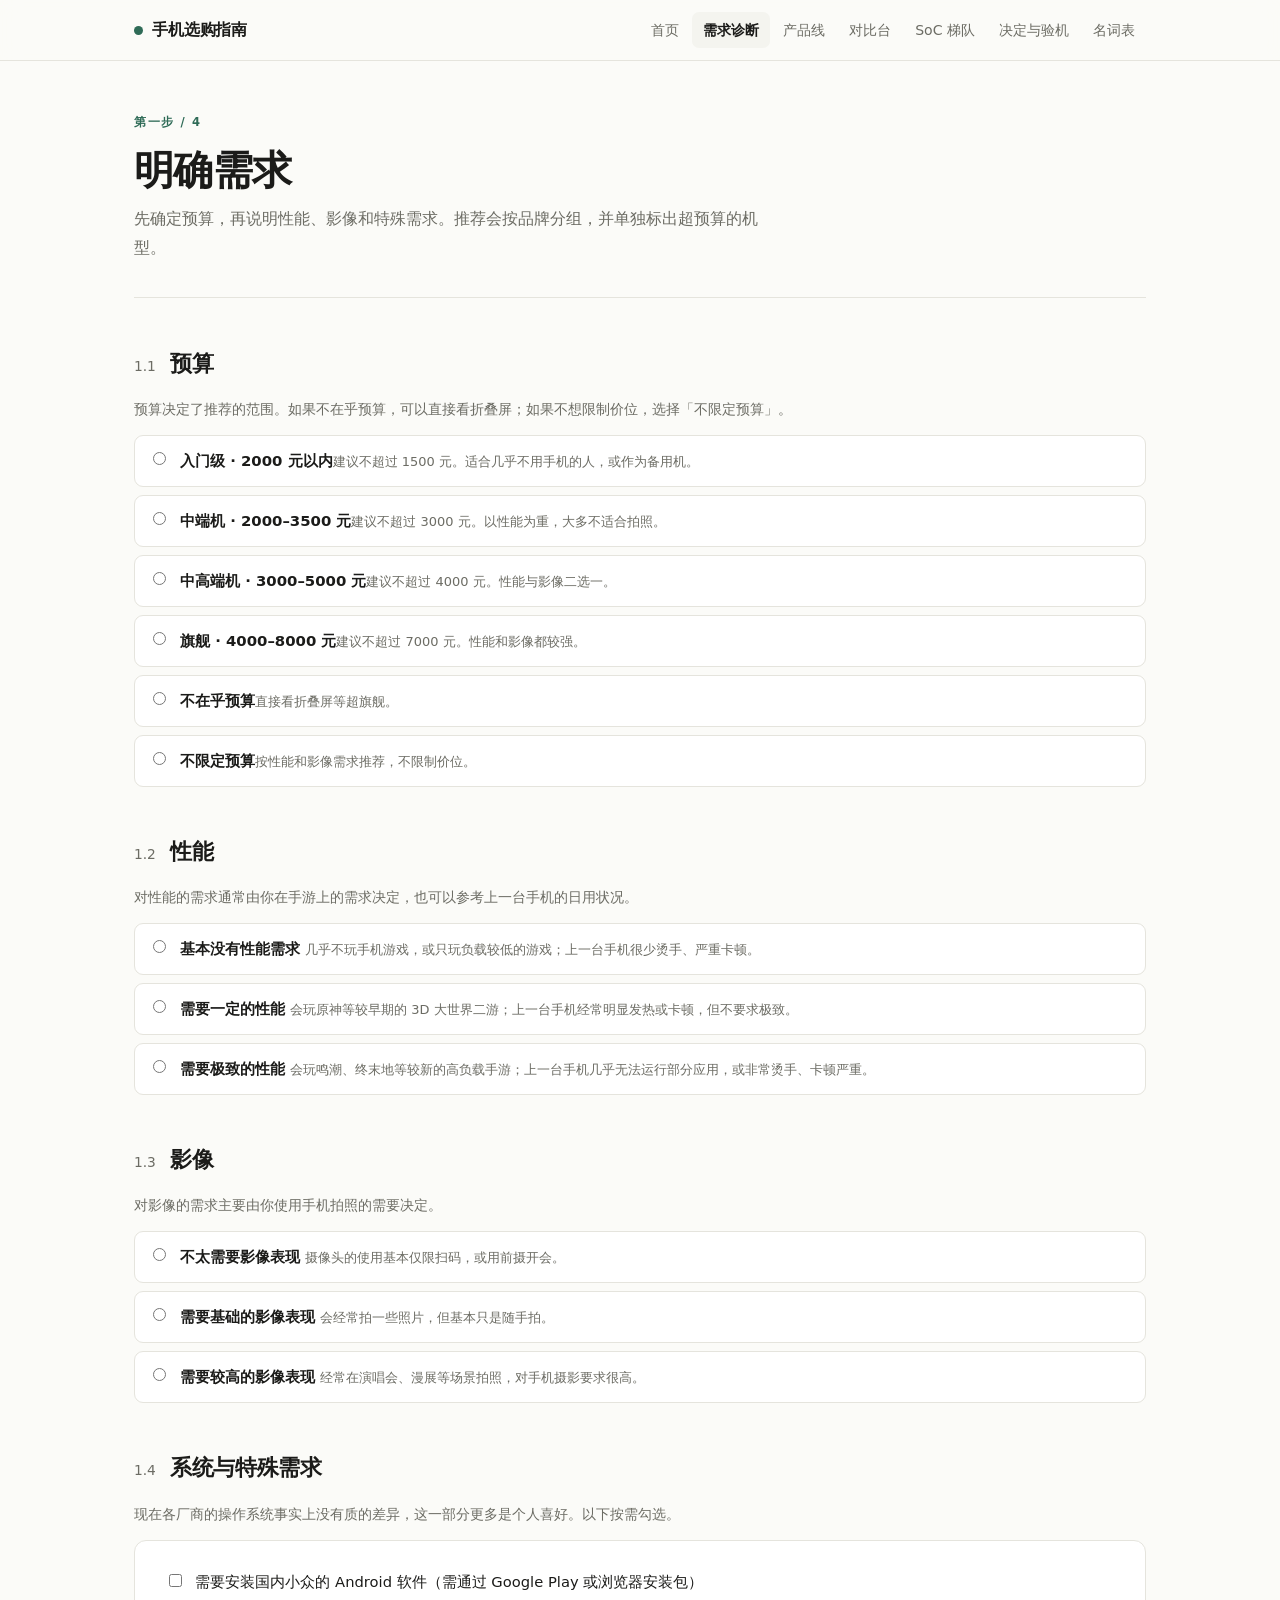
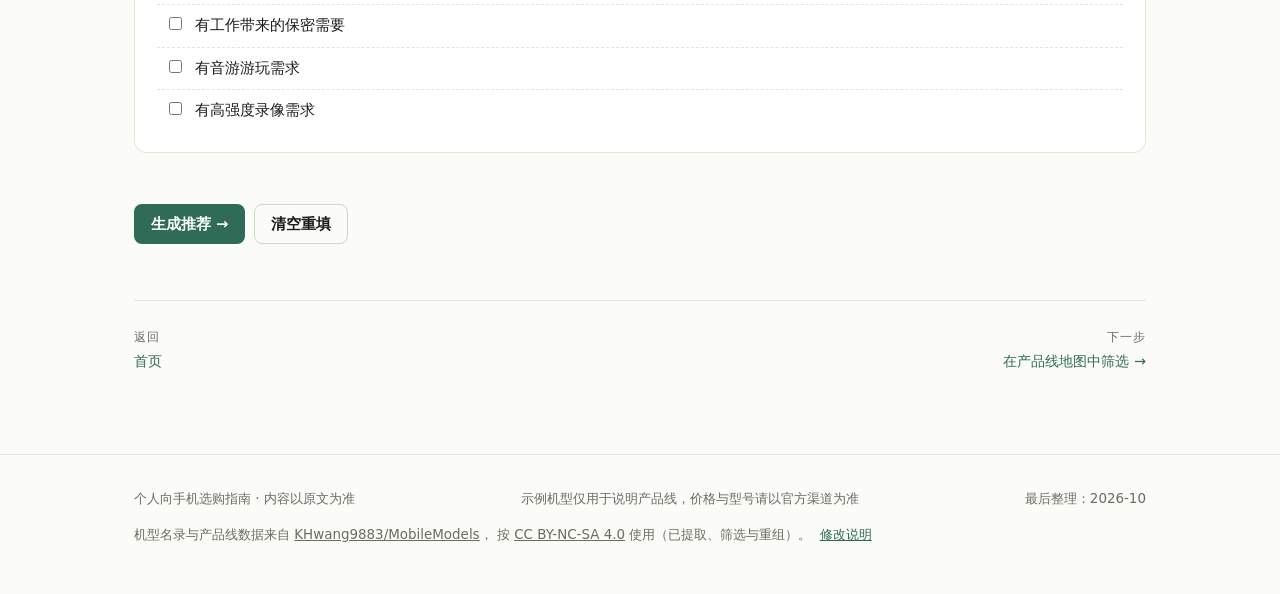
<file: needs.html>
<!DOCTYPE html>
<html lang="zh-CN">
<head>
<meta charset="UTF-8">
<meta name="viewport" content="width=device-width, initial-scale=1">
<meta http-equiv="Cache-Control" content="no-cache, no-store, must-revalidate">
<meta http-equiv="Pragma" content="no-cache">
<meta http-equiv="Expires" content="0">
<title>需求诊断 · 从零开始的手机选购指南</title>
<meta name="description" content="先定预算，再按性能、影像与特殊需求，得到按品牌分组的具体机型推荐。">
<link rel="stylesheet" href="assets/style.css?v=bb6ff4d596">
</head>
<body data-page="needs">
<header id="site-header"></header>

<main>
  <div class="wrap">
    <div class="page-head">
      <div class="eyebrow">第一步 / 4</div>
      <h1>明确需求</h1>
      <p class="lede">先确定预算，再说明性能、影像和特殊需求。推荐会按品牌分组，并单独标出超预算的机型。</p>
    </div>

    <form id="quiz" novalidate>
      <section class="section">
        <div class="section-head">
          <span class="num">1.1</span>
          <h2>预算</h2>
        </div>
        <p class="small muted">预算决定了推荐的范围。如果不在乎预算，可以直接看折叠屏；如果不想限制价位，选择「不限定预算」。</p>
        <div class="radio-list">
          <label class="radio-card">
            <input type="radio" name="budget" value="entry">
            <span><span class="rc-title">入门级 · 2000 元以内</span><span class="rc-desc">建议不超过 1500 元。适合几乎不用手机的人，或作为备用机。</span></span>
          </label>
          <label class="radio-card">
            <input type="radio" name="budget" value="mid">
            <span><span class="rc-title">中端机 · 2000–3500 元</span><span class="rc-desc">建议不超过 3000 元。以性能为重，大多不适合拍照。</span></span>
          </label>
          <label class="radio-card">
            <input type="radio" name="budget" value="upper">
            <span><span class="rc-title">中高端机 · 3000–5000 元</span><span class="rc-desc">建议不超过 4000 元。性能与影像二选一。</span></span>
          </label>
          <label class="radio-card">
            <input type="radio" name="budget" value="flagship">
            <span><span class="rc-title">旗舰 · 4000–8000 元</span><span class="rc-desc">建议不超过 7000 元。性能和影像都较强。</span></span>
          </label>
          <label class="radio-card">
            <input type="radio" name="budget" value="ultra">
            <span><span class="rc-title">不在乎预算</span><span class="rc-desc">直接看折叠屏等超旗舰。</span></span>
          </label>
          <label class="radio-card">
            <input type="radio" name="budget" value="unknown">
            <span><span class="rc-title">不限定预算</span><span class="rc-desc">按性能和影像需求推荐，不限制价位。</span></span>
          </label>
        </div>
        <p class="budget-tip hidden" id="budget-tip">不在乎预算：下面直接推荐折叠屏。如果不想要折叠屏，选择「不限定预算」并说明性能/影像需求。</p>
      </section>

      <div id="needs-fields">
        <section class="section">
          <div class="section-head">
            <span class="num">1.2</span>
            <h2>性能</h2>
          </div>
          <p class="small muted">对性能的需求通常由你在手游上的需求决定，也可以参考上一台手机的日用状况。</p>
          <div class="radio-list">
            <label class="radio-card">
              <input type="radio" name="perf" value="none">
              <span>
                <span class="rc-title">基本没有性能需求</span>
                <span class="rc-desc">几乎不玩手机游戏，或只玩负载较低的游戏；上一台手机很少烫手、严重卡顿。</span>
              </span>
            </label>
            <label class="radio-card">
              <input type="radio" name="perf" value="some">
              <span>
                <span class="rc-title">需要一定的性能</span>
                <span class="rc-desc">会玩原神等较早期的 3D 大世界二游；上一台手机经常明显发热或卡顿，但不要求极致。</span>
              </span>
            </label>
            <label class="radio-card">
              <input type="radio" name="perf" value="high">
              <span>
                <span class="rc-title">需要极致的性能</span>
                <span class="rc-desc">会玩鸣潮、终末地等较新的高负载手游；上一台手机几乎无法运行部分应用，或非常烫手、卡顿严重。</span>
              </span>
            </label>
          </div>
        </section>

        <section class="section">
          <div class="section-head">
            <span class="num">1.3</span>
            <h2>影像</h2>
          </div>
          <p class="small muted">对影像的需求主要由你使用手机拍照的需要决定。</p>
          <div class="radio-list">
            <label class="radio-card">
              <input type="radio" name="camera" value="none">
              <span>
                <span class="rc-title">不太需要影像表现</span>
                <span class="rc-desc">摄像头的使用基本仅限扫码，或用前摄开会。</span>
              </span>
            </label>
            <label class="radio-card">
              <input type="radio" name="camera" value="basic">
              <span>
                <span class="rc-title">需要基础的影像表现</span>
                <span class="rc-desc">会经常拍一些照片，但基本只是随手拍。</span>
              </span>
            </label>
            <label class="radio-card">
              <input type="radio" name="camera" value="high">
              <span>
                <span class="rc-title">需要较高的影像表现</span>
                <span class="rc-desc">经常在演唱会、漫展等场景拍照，对手机摄影要求很高。</span>
              </span>
            </label>
          </div>
        </section>

        <section class="section">
          <div class="section-head">
            <span class="num">1.4</span>
            <h2>系统与特殊需求</h2>
          </div>
          <p class="small muted">现在各厂商的操作系统事实上没有质的差异，这一部分更多是个人喜好。以下按需勾选。</p>
          <div class="card">
            <div class="check-list">
              <div class="check-block">
                <label class="check-item">
                  <input type="checkbox" name="special" value="android">
                  <span>需要安装国内小众的 Android 软件（需通过 Google Play 或浏览器安装包）</span>
                </label>
                <p class="check-detail" data-detail="android" hidden>
                  不要贸然购买华为设备和 iPhone。HarmonyOS 对少数特殊场景仍有适配问题，购买前务必确认常用 App 能否正常安装与运行。
                </p>
              </div>
              <div class="check-block">
                <label class="check-item">
                  <input type="checkbox" name="special" value="secret">
                  <span>有工作带来的保密需要</span>
                </label>
                <p class="check-detail" data-detail="secret" hidden>
                  优先考虑华为设备。
                </p>
              </div>
              <div class="check-block">
                <label class="check-item">
                  <input type="checkbox" name="special" value="rhythm">
                  <span>有音游游玩需求</span>
                </label>
                <p class="check-detail" data-detail="rhythm" hidden>
                  强烈不推荐华为设备，优先 iPhone；其余厂商差距不大。请搜索目标机型的<strong>触控采样率</strong>，采样率高者优先。
                </p>
              </div>
              <div class="check-block">
                <label class="check-item">
                  <input type="checkbox" name="special" value="video">
                  <span>有高强度录像需求</span>
                </label>
                <p class="check-detail" data-detail="video" hidden>
                  优先 iPhone Pro 及以上设备。
                </p>
              </div>
            </div>
          </div>
        </section>
      </div>

      <div class="btn-row">
        <button class="btn" type="submit">生成推荐 →</button>
        <button class="btn btn-ghost" type="button" id="reset-btn">清空重填</button>
        <span class="small muted" id="form-hint"></span>
      </div>
    </form>

    <section id="result" class="result mt-3 hidden" aria-live="polite"></section>

    <div class="pager">
      <a href="index.html"><span class="dir">返回</span>首页</a>
      <a class="next" href="lines.html"><span class="dir">下一步</span>在产品线地图中筛选 →</a>
    </div>
  </div>
</main>

<footer id="site-footer"></footer>

<script src="assets/data.js?v=30cc0a3262"></script>
<script src="assets/app.js?v=54605101d6"></script>
<script src="data/models.js?v=125d61b2c2"></script>
<script src="data/model-status.js?v=cf9baf5847"></script>
<script src="assets/recommend.js?v=8796001bd3"></script>
<script>
(function () {
  "use strict";

  const { store, param, esc } = window.App;
  const { TIERS } = window.GUIDE;
  const KEY = "pc.needs.v1";

  const form = document.getElementById("quiz");
  const result = document.getElementById("result");
  const hint = document.getElementById("form-hint");
  const needsFields = document.getElementById("needs-fields");
  const budgetTip = document.getElementById("budget-tip");
  const submitBtn = form.querySelector('button[type="submit"]');

  const tierById = Object.fromEntries(TIERS.map((t) => [t.id, t]));
  const PERF_LABEL = { none: "无性能需求", some: "一定性能需求", high: "较高性能需求" };
  const CAMERA_LABEL = { none: "无影像需求", basic: "基本影像表现", high: "较高影像表现" };
  const PERF_CHIP = { low: "性能 低", medium: "性能 中", high: "性能 高" };
  const CAMERA_CHIP = { low: "影像 低", medium: "影像 中", high: "影像 高" };
  const TIER_LABEL = { entry: "入门级", mid: "中端机", upper: "中高端机", flagship: "旗舰", ultra: "超旗舰" };
  const SPECIAL_LABELS = {
    android: "小众 Android 应用",
    secret: "保密需要",
    rhythm: "音游",
    video: "高强度录像",
  };

  function checkedValue(name) {
    const el = form.querySelector(`input[name="${name}"]:checked`);
    return el ? el.value : null;
  }

  function readForm() {
    return {
      budget: checkedValue("budget"),
      perf: checkedValue("perf"),
      camera: checkedValue("camera"),
      special: Array.from(form.querySelectorAll('input[name="special"]:checked')).map((i) => i.value),
    };
  }

  function isRichBudget(data) {
    return data.budget === "ultra";
  }

  function budgetLabel(data) {
    if (isRichBudget(data)) return "不在乎预算";
    if (data.budget === "unknown") return "不限定预算";
    const tier = tierById[data.budget];
    return tier ? `${tier.name} · ${tier.range}` : "未选择预算";
  }

  function updateBudgetMode() {
    const data = readForm();
    const rich = isRichBudget(data);
    needsFields.classList.toggle("hidden", rich);
    budgetTip.classList.toggle("hidden", !rich);
    submitBtn.textContent = rich ? "直接看折叠屏 →" : "生成推荐 →";
    if (rich) hint.textContent = "";
  }

  function syncDetails() {
    form.querySelectorAll('input[name="special"]').forEach((cb) => {
      const detail = form.querySelector(`[data-detail="${cb.value}"]`);
      if (detail) detail.hidden = !cb.checked;
    });
  }

  function groupByBrand(list) {
    const map = new Map();
    for (const m of list) {
      if (!map.has(m.brand)) map.set(m.brand, []);
      map.get(m.brand).push(m);
    }
    return Array.from(map.entries());
  }

  function renderChips(m, overBudget) {
    const chips = [
      `<span class="mchip mchip-tier">${esc(TIER_LABEL[m.tier] || m.tier)}</span>`,
      m.performance ? `<span class="mchip">${esc(PERF_CHIP[m.performance] || m.performance)}</span>` : "",
      m.camera ? `<span class="mchip">${esc(CAMERA_CHIP[m.camera] || m.camera)}</span>` : "",
      overBudget ? '<span class="mchip mchip-warn">超预算</span>' : "",
    ];
    return chips.filter(Boolean).join("");
  }

  function renderModel(m, overBudget) {
    const nick = m.nick_name && m.nick_name.length
      ? `<div class="model-sub">别名：${m.nick_name.map((n) => esc(n)).join(" / ")}</div>`
      : "";
    return `
      <div class="model-row">
        <div class="model-main">
          <span class="model-name">${esc(m.name)}</span>
          ${renderChips(m, overBudget)}
        </div>
        ${nick}
      </div>
    `;
  }

  function renderSeries(group, overBudget) {
    const href = `lines.html?brand=${encodeURIComponent(group.brand)}&series=${encodeURIComponent(group.series)}`;
    return `
      <div class="series-group">
        <div class="series-head">
          <a class="series-link" href="${href}">${esc(group.series)}</a>
          <span class="series-count">${group.models.length} 款</span>
        </div>
        ${group.models.map((m) => renderModel(m, overBudget)).join("")}
      </div>
    `;
  }

  function renderBrand(brand, models, overBudget) {
    const groups = window.Recommend.groupBySeries(models);
    return `
      <details class="brand-details">
        <summary class="brand-summary">
          <span class="brand-name">${esc(brand)}</span>
          <span class="brand-count">${models.length} 款</span>
        </summary>
        <div class="brand-body">
          ${groups.map((g) => renderSeries(g, overBudget)).join("")}
        </div>
      </details>
    `;
  }

  function renderBrandSection(list, title, overBudget) {
    const brands = groupByBrand(list);
    if (!brands.length) return "";
    return `
      <div class="result-block${overBudget ? " over-budget-block" : ""}">
        <h3>${esc(title)}</h3>
        <div class="brand-list">
          ${brands.map(([brand, models]) => renderBrand(brand, models, overBudget)).join("")}
        </div>
      </div>
    `;
  }

  function buildCopyText(data, rec) {
    const rich = isRichBudget(data);
    const lines = [
      "手机推荐结果",
      `预算：${budgetLabel(data)}`,
      rich ? "" : `需求：${PERF_LABEL[data.perf]}，${CAMERA_LABEL[data.camera]}`,
    ];

    if (rec.meta.empty) {
      lines.push("目前需求过高，建议降低需求或等待新品上市");
    } else {
      for (const [brand, models] of groupByBrand(rec.main)) {
        lines.push(`${brand}：${models.map((m) => m.name).join("、")}`);
      }
      if (rec.overBudget.length) {
        lines.push(
          "超预算：" +
            groupByBrand(rec.overBudget)
              .map(([brand, models]) => `${brand}（${models.map((m) => m.name).join("、")}）`)
              .join("；"),
        );
      }
    }

    if (data.special.length) {
      lines.push("特殊需求：" + data.special.map((s) => SPECIAL_LABELS[s] || s).join("、"));
    }
    return lines.filter(Boolean).join("\n");
  }

  function bindCopy(data, rec) {
    const btn = document.getElementById("copy-result");
    if (!btn) return;
    btn.addEventListener("click", async function () {
      try {
        await navigator.clipboard.writeText(buildCopyText(data, rec));
        btn.textContent = "已复制";
        setTimeout(function () {
          btn.textContent = "复制结论";
        }, 1600);
      } catch (e) {
        btn.textContent = "复制失败";
      }
    });
  }

  function render(data) {
    const rich = isRichBudget(data);
    const rec = rich
      ? window.Recommend.build({ need: "rich", special: data.special })
      : window.Recommend.build({
          perf: data.perf,
          camera: data.camera,
          budget: data.budget,
          special: data.special,
        });

    const tier = data.budget === "unknown" || rich ? null : tierById[data.budget];
    const label = budgetLabel(data);
    const verdict = rich
      ? "直接看折叠屏等超旗舰。"
      : data.budget === "unknown"
        ? "按性能和影像需求筛选，不限制价位。"
        : tier
          ? `${tier.desc} ${tier.advice}。`
          : "";

    const summaryTags = [
      `<span class="tag tag-accent">预算：${esc(label)}</span>`,
      rich ? "" : `<span class="tag">性能：${esc(PERF_LABEL[data.perf])}</span>`,
      rich ? "" : `<span class="tag">影像：${esc(CAMERA_LABEL[data.camera])}</span>`,
      ...data.special.map((s) => `<span class="tag">${esc(SPECIAL_LABELS[s] || s)}</span>`),
    ].filter(Boolean).join("");

    const notes = [];
    if (rich) {
      notes.push("你没有限定预算，下面直接列出折叠屏（I'm rich 档）。如果不想要折叠屏，选择「不限定预算」并说明性能/影像需求。");
    }
    if (!rich && data.budget !== "unknown" && rec.meta.expanded) {
      notes.push("当前定位档符合要求的机型不足 10 台，已继续列出下一档的全部机型。");
    }
    if (rec.meta.overBudgetUsed) {
      notes.push("预算内不足，下面「超预算」栏列出的是最近的更高档位。");
    }
    if (rec.meta.hiddenBrands.length) {
      notes.push(`已排除：${rec.meta.hiddenBrands.join("、")}（根据特殊需求）。`);
    }

    if (rec.meta.empty) {
      result.innerHTML = `
        <div class="eyebrow">推荐结果</div>
        <h2>${esc(label)}</h2>
        <p class="verdict">${esc(verdict)}</p>
        <div class="result-block">
          <h3>你的选择</h3>
          <div class="result-lines">${summaryTags}</div>
        </div>
        <div class="empty-state">目前需求过高，建议降低需求或等待新品上市</div>
        <div class="btn-row mt-3">
          <button class="btn btn-ghost" type="button" id="copy-result">复制结论</button>
        </div>
      `;
      result.classList.remove("hidden");
      bindCopy(data, rec);
      return;
    }

    const mainTitle = rich ? "折叠屏与超旗舰" : data.budget === "unknown" ? "按需求推荐" : "预算内推荐";
    const mainHtml = renderBrandSection(rec.main, mainTitle, false);
    const overHtml = renderBrandSection(rec.overBudget, "超预算", true);

    result.innerHTML = `
      <div class="eyebrow">推荐结果</div>
      <h2>${esc(label)}</h2>
      <p class="verdict">${esc(verdict)}</p>
      <div class="result-block">
        <h3>你的选择</h3>
        <div class="result-lines">${summaryTags}</div>
      </div>
      ${
        notes.length
          ? `<div class="result-block"><h3>说明</h3><ul class="note-list small">${notes
              .map((n) => `<li>${esc(n)}</li>`)
              .join("")}</ul></div>`
          : ""
      }
      ${mainHtml}
      ${overHtml}
      <div class="btn-row mt-3">
        <button class="btn btn-ghost" type="button" id="copy-result">复制结论</button>
      </div>
    `;
    result.classList.remove("hidden");
    bindCopy(data, rec);
  }

  function restore() {
    const saved = store.get(KEY, null);
    if (!saved) return null;
    if (saved.budget) {
      const el = form.querySelector(`input[name="budget"][value="${saved.budget}"]`);
      if (el) el.checked = true;
    }
    if (saved.perf) {
      const el = form.querySelector(`input[name="perf"][value="${saved.perf}"]`);
      if (el) el.checked = true;
    }
    if (saved.camera) {
      const el = form.querySelector(`input[name="camera"][value="${saved.camera}"]`);
      if (el) el.checked = true;
    }
    (saved.special || []).forEach((v) => {
      const el = form.querySelector(`input[name="special"][value="${v}"]`);
      if (el) el.checked = true;
    });
    syncDetails();
    return saved;
  }

  function applyPreset() {
    const presetNeed = param("need");
    const presetTier = param("tier");
    let applied = false;

    if (presetTier) {
      const firstTier = presetTier.split(",")[0];
      if (firstTier === "unknown" || tierById[firstTier]) {
        const el = form.querySelector(`input[name="budget"][value="${firstTier}"]`);
        if (el) {
          el.checked = true;
          applied = true;
        }
      }
    }

    if (presetNeed) {
      const first = presetNeed.split(",")[0];
      const preset = window.Recommend.NEED_PRESET[first];
      if (preset) {
        if (preset.need === "rich") {
          const el = form.querySelector('input[name="budget"][value="ultra"]');
          if (el) el.checked = true;
        }
        if (preset.perf) {
          const el = form.querySelector(`input[name="perf"][value="${preset.perf}"]`);
          if (el) el.checked = true;
        }
        if (preset.camera) {
          const el = form.querySelector(`input[name="camera"][value="${preset.camera}"]`);
          if (el) el.checked = true;
        }
        applied = true;
      }
    }

    return applied;
  }

  form.addEventListener("submit", function (e) {
    e.preventDefault();
    const data = readForm();

    if (!data.budget) {
      hint.textContent = "请先选择预算。";
      const el = form.querySelector('input[name="budget"]');
      if (el) el.focus();
      return;
    }

    if (!isRichBudget(data) && (!data.perf || !data.camera)) {
      hint.textContent = "请先选择性能与影像需求。";
      const missing = form.querySelector(`input[name="${!data.perf ? "perf" : "camera"}"]`);
      if (missing) missing.focus();
      return;
    }

    hint.textContent = "";
    store.set(KEY, data);
    render(data);
    result.scrollIntoView({ behavior: "smooth", block: "start" });
  });

  document.getElementById("reset-btn").addEventListener("click", function () {
    form.reset();
    syncDetails();
    updateBudgetMode();
    store.remove(KEY);
    result.classList.add("hidden");
    hint.textContent = "已清空。";
  });

  form.querySelectorAll('input[name="special"]').forEach((cb) => {
    cb.addEventListener("change", syncDetails);
  });

  form.querySelectorAll('input[name="budget"]').forEach((radio) => {
    radio.addEventListener("change", updateBudgetMode);
  });

  const saved = restore();
  const preset = applyPreset();
  updateBudgetMode();
  syncDetails();

  const initial = readForm();
  const complete = initial.budget && (isRichBudget(initial) || (initial.perf && initial.camera));
  if ((preset || saved) && complete) {
    render(initial);
  }
})();
</script>
</body>
</html>
</file>
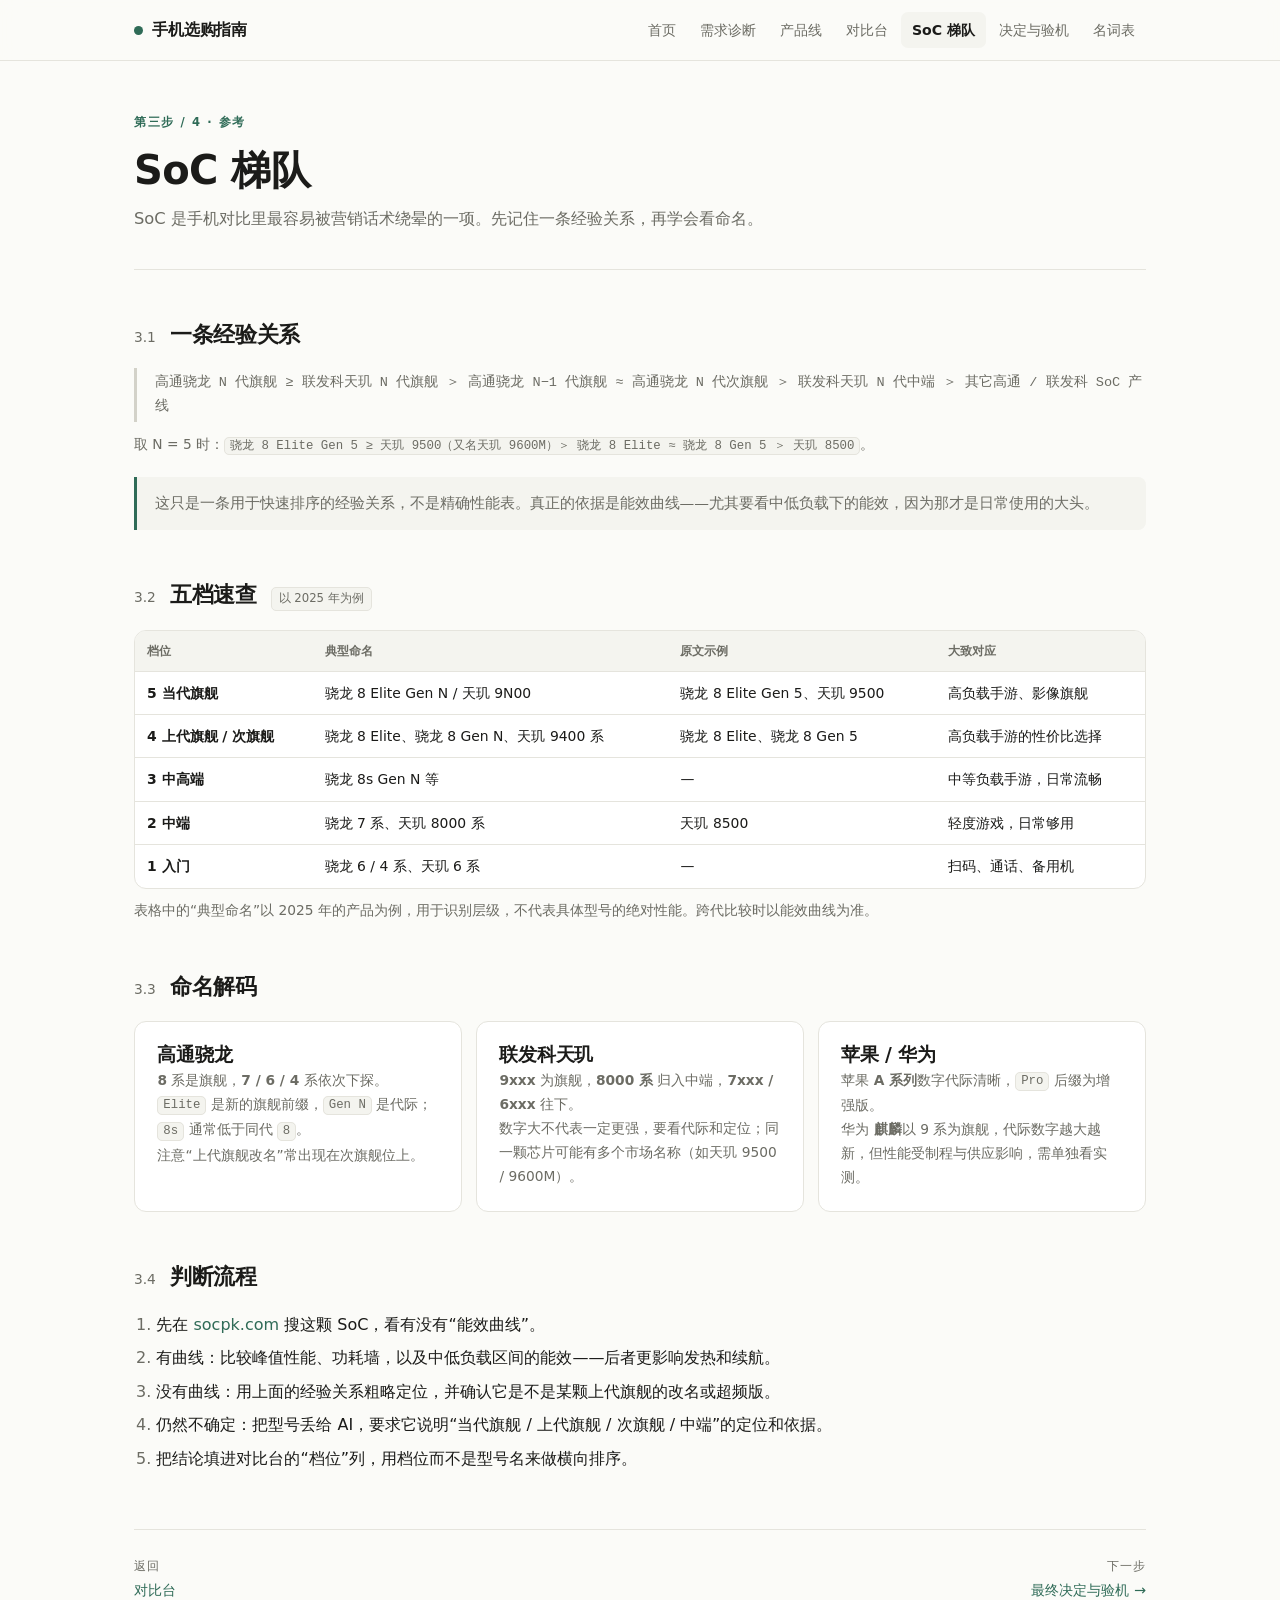
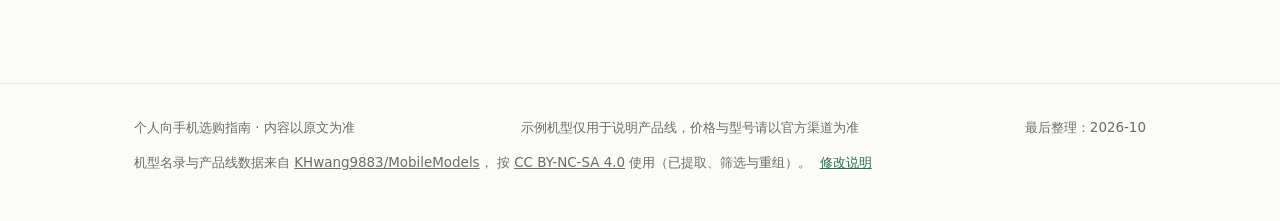
<file: soc.html>
<!DOCTYPE html>
<html lang="zh-CN">
<head>
<meta charset="UTF-8">
<meta name="viewport" content="width=device-width, initial-scale=1">
<meta http-equiv="Cache-Control" content="no-cache, no-store, must-revalidate">
<meta http-equiv="Pragma" content="no-cache">
<meta http-equiv="Expires" content="0">
<title>SoC 梯队 · 从零开始的手机选购指南</title>
<meta name="description" content="用一条经验不等式和命名规则，快速判断一颗手机 SoC 的大致定位。">
<link rel="stylesheet" href="assets/style.css?v=bb6ff4d596">
</head>
<body data-page="soc">
<header id="site-header"></header>

<main>
  <div class="wrap">
    <div class="page-head">
      <div class="eyebrow">第三步 / 4 · 参考</div>
      <h1>SoC 梯队</h1>
      <p class="lede">SoC 是手机对比里最容易被营销话术绕晕的一项。先记住一条经验关系，再学会看命名。</p>
    </div>

    <section class="section">
      <div class="section-head">
        <span class="num">3.1</span>
        <h2>一条经验关系</h2>
      </div>
      <div class="quote">
        高通骁龙 N 代旗舰 ≥ 联发科天玑 N 代旗舰 ＞ 高通骁龙 N−1 代旗舰 ≈ 高通骁龙 N 代次旗舰 ＞ 联发科天玑 N 代中端 ＞ 其它高通 / 联发科 SoC 产线
      </div>
      <p class="small muted mt-1">
        取 N = 5 时：<code>骁龙 8 Elite Gen 5 ≥ 天玑 9500（又名天玑 9600M）＞ 骁龙 8 Elite ≈ 骁龙 8 Gen 5 ＞ 天玑 8500</code>。
      </p>
      <div class="note">
        这只是一条用于快速排序的经验关系，不是精确性能表。真正的依据是能效曲线——尤其要看中低负载下的能效，因为那才是日常使用的大头。
      </div>
    </section>

    <section class="section">
      <div class="section-head">
        <span class="num">3.2</span>
        <h2>五档速查</h2>
        <span class="tag">以 2025 年为例</span>
      </div>
      <div class="table-wrap">
        <table class="data">
          <thead>
            <tr>
              <th>档位</th>
              <th>典型命名</th>
              <th>原文示例</th>
              <th>大致对应</th>
            </tr>
          </thead>
          <tbody>
            <tr>
              <td><strong>5 当代旗舰</strong></td>
              <td>骁龙 8 Elite Gen N / 天玑 9N00</td>
              <td>骁龙 8 Elite Gen 5、天玑 9500</td>
              <td>高负载手游、影像旗舰</td>
            </tr>
            <tr>
              <td><strong>4 上代旗舰 / 次旗舰</strong></td>
              <td>骁龙 8 Elite、骁龙 8 Gen N、天玑 9400 系</td>
              <td>骁龙 8 Elite、骁龙 8 Gen 5</td>
              <td>高负载手游的性价比选择</td>
            </tr>
            <tr>
              <td><strong>3 中高端</strong></td>
              <td>骁龙 8s Gen N 等</td>
              <td>—</td>
              <td>中等负载手游，日常流畅</td>
            </tr>
            <tr>
              <td><strong>2 中端</strong></td>
              <td>骁龙 7 系、天玑 8000 系</td>
              <td>天玑 8500</td>
              <td>轻度游戏，日常够用</td>
            </tr>
            <tr>
              <td><strong>1 入门</strong></td>
              <td>骁龙 6 / 4 系、天玑 6 系</td>
              <td>—</td>
              <td>扫码、通话、备用机</td>
            </tr>
          </tbody>
        </table>
      </div>
      <p class="small muted mt-1">表格中的“典型命名”以 2025 年的产品为例，用于识别层级，不代表具体型号的绝对性能。跨代比较时以能效曲线为准。</p>
    </section>

    <section class="section">
      <div class="section-head">
        <span class="num">3.3</span>
        <h2>命名解码</h2>
      </div>
      <div class="grid grid-3">
        <div class="card">
          <h3>高通骁龙</h3>
          <p class="small muted mb-0">
            <strong>8</strong> 系是旗舰，<strong>7 / 6 / 4</strong> 系依次下探。<br>
            <code>Elite</code> 是新的旗舰前缀，<code>Gen N</code> 是代际；<code>8s</code> 通常低于同代 <code>8</code>。<br>
            注意“上代旗舰改名”常出现在次旗舰位上。
          </p>
        </div>
        <div class="card">
          <h3>联发科天玑</h3>
          <p class="small muted mb-0">
            <strong>9xxx</strong> 为旗舰，<strong>8000 系</strong> 归入中端，<strong>7xxx / 6xxx</strong> 往下。<br>
            数字大不代表一定更强，要看代际和定位；同一颗芯片可能有多个市场名称（如天玑 9500 / 9600M）。
          </p>
        </div>
        <div class="card">
          <h3>苹果 / 华为</h3>
          <p class="small muted mb-0">
            苹果 <strong>A 系列</strong>数字代际清晰，<code>Pro</code> 后缀为增强版。<br>
            华为 <strong>麒麟</strong>以 9 系为旗舰，代际数字越大越新，但性能受制程与供应影响，需单独看实测。
          </p>
        </div>
      </div>
    </section>

    <section class="section">
      <div class="section-head">
        <span class="num">3.4</span>
        <h2>判断流程</h2>
      </div>
      <ol class="prose">
        <li>先在 <a href="https://socpk.com/" target="_blank" rel="noopener">socpk.com</a> 搜这颗 SoC，看有没有“能效曲线”。</li>
        <li>有曲线：比较峰值性能、功耗墙，以及中低负载区间的能效——后者更影响发热和续航。</li>
        <li>没有曲线：用上面的经验关系粗略定位，并确认它是不是某颗上代旗舰的改名或超频版。</li>
        <li>仍然不确定：把型号丢给 AI，要求它说明“当代旗舰 / 上代旗舰 / 次旗舰 / 中端”的定位和依据。</li>
        <li>把结论填进对比台的“档位”列，用档位而不是型号名来做横向排序。</li>
      </ol>
    </section>

    <div class="pager">
      <a href="compare.html"><span class="dir">返回</span>对比台</a>
      <a class="next" href="final.html"><span class="dir">下一步</span>最终决定与验机 →</a>
    </div>
  </div>
</main>

<footer id="site-footer"></footer>

<script src="assets/data.js?v=30cc0a3262"></script>
<script src="assets/app.js?v=54605101d6"></script>
</body>
</html>
</file>
<file: assets/style.css>
/* ---------- 基础 ---------- */
:root {
  --bg: #fbfbf8;
  --surface: #ffffff;
  --surface-2: #f4f4ef;
  --text: #1b1b19;
  --muted: #6c6c64;
  --line: #e5e4dd;
  --line-strong: #d3d2c9;
  --accent: #2f6b57;
  --accent-text: #ffffff;
  --accent-soft: #eaf2ee;
  --warn: #8a5a1c;
  --warn-soft: #fbf3e4;
  --radius: 12px;
  --max: 1060px;
  --font: "Segoe UI", system-ui, -apple-system, "Noto Sans SC",
    "Microsoft YaHei", "PingFang SC", sans-serif;
  --mono: "Cascadia Code", "SFMono-Regular", Consolas, monospace;
}

@media (prefers-color-scheme: dark) {
  :root {
    --bg: #121312;
    --surface: #1a1b19;
    --surface-2: #22241f;
    --text: #ecece7;
    --muted: #a0a099;
    --line: #2c2e2a;
    --line-strong: #3d403a;
    --accent: #8fc3ac;
    --accent-text: #10201a;
    --accent-soft: #1e2b25;
    --warn: #e0b57c;
    --warn-soft: #2b2318;
  }
}

* { box-sizing: border-box; }

html {
  scroll-behavior: smooth;
  -webkit-text-size-adjust: 100%;
}

body {
  margin: 0;
  background: var(--bg);
  color: var(--text);
  font-family: var(--font);
  font-size: 16px;
  line-height: 1.75;
  -webkit-font-smoothing: antialiased;
}

a { color: var(--accent); text-decoration: none; }
a:hover { text-decoration: underline; }

h1, h2, h3, h4 {
  line-height: 1.3;
  font-weight: 600;
  letter-spacing: -0.015em;
  margin: 0;
}

p { margin: 0 0 1em; }
ul, ol { margin: 0 0 1em; padding-left: 1.4em; }
li { margin: 0.35em 0; }
li::marker { color: var(--muted); }

hr {
  border: 0;
  border-top: 1px solid var(--line);
  margin: 2.5rem 0;
}

code, .mono { font-family: var(--mono); font-size: 0.9em; }
code {
  background: var(--surface-2);
  border: 1px solid var(--line);
  border-radius: 5px;
  padding: 0.1em 0.4em;
}

.wrap {
  width: 100%;
  max-width: var(--max);
  margin: 0 auto;
  padding: 0 24px;
}

.muted { color: var(--muted); }
.small { font-size: 0.86rem; }
.center { text-align: center; }

/* ---------- 顶栏 ---------- */
.site-header {
  position: sticky;
  top: 0;
  z-index: 20;
  background: color-mix(in srgb, var(--bg) 88%, transparent);
  backdrop-filter: blur(10px);
  border-bottom: 1px solid var(--line);
}

.header-inner {
  display: flex;
  align-items: center;
  gap: 20px;
  min-height: 60px;
  padding-top: 6px;
  padding-bottom: 6px;
}

.brand-mark {
  display: inline-flex;
  align-items: center;
  gap: 9px;
  font-weight: 650;
  color: var(--text);
  white-space: nowrap;
  letter-spacing: -0.01em;
}
.brand-mark:hover { text-decoration: none; }
.brand-dot {
  width: 9px;
  height: 9px;
  border-radius: 50%;
  background: var(--accent);
  flex: none;
}

.nav {
  display: flex;
  gap: 2px;
  overflow-x: auto;
  scrollbar-width: none;
  margin-left: auto;
}
.nav::-webkit-scrollbar { display: none; }

.nav a {
  color: var(--muted);
  padding: 6px 11px;
  border-radius: 7px;
  font-size: 0.88rem;
  white-space: nowrap;
}
.nav a:hover { color: var(--text); background: var(--surface-2); text-decoration: none; }
.nav a[aria-current="page"] { color: var(--text); background: var(--surface-2); font-weight: 600; }

/* ---------- 页脚 ---------- */
.site-footer {
  border-top: 1px solid var(--line);
  margin-top: 5rem;
  padding: 2rem 0 3rem;
  color: var(--muted);
  font-size: 0.84rem;
}
.footer-inner { display: flex; flex-wrap: wrap; gap: 12px 28px; justify-content: space-between; }

/* ---------- 版式 ---------- */
.page-head {
  padding: 3.2rem 0 2.2rem;
  border-bottom: 1px solid var(--line);
  margin-bottom: 2.6rem;
}
.eyebrow {
  font-size: 0.72rem;
  font-weight: 700;
  letter-spacing: 0.14em;
  text-transform: uppercase;
  color: var(--accent);
  margin-bottom: 0.7rem;
}
.page-head h1 {
  font-size: clamp(1.75rem, 3.6vw, 2.5rem);
  margin-bottom: 0.6rem;
}
.page-head .lede {
  color: var(--muted);
  max-width: 62ch;
  font-size: 1.02rem;
  margin: 0;
}

.section { margin: 3.2rem 0; }
.section-head {
  display: flex;
  align-items: baseline;
  gap: 14px;
  margin-bottom: 1.2rem;
  flex-wrap: wrap;
}
.section-head h2 { font-size: 1.35rem; }
.section-head .num {
  font-size: 0.86rem;
  color: var(--muted);
  font-variant-numeric: tabular-nums;
}

.prose { max-width: 72ch; }
.prose h2 { font-size: 1.4rem; margin: 2.8rem 0 1rem; }
.prose h3 { font-size: 1.1rem; margin: 2rem 0 0.7rem; }
.prose ul, .prose ol { margin-bottom: 1.2rem; }

/* ---------- 组件 ---------- */
.card {
  background: var(--surface);
  border: 1px solid var(--line);
  border-radius: var(--radius);
  padding: 1.35rem 1.4rem;
}

.grid { display: grid; gap: 14px; }
.grid-2 { grid-template-columns: repeat(auto-fit, minmax(260px, 1fr)); }
.grid-3 { grid-template-columns: repeat(auto-fit, minmax(220px, 1fr)); }
.grid-4 { grid-template-columns: repeat(auto-fit, minmax(180px, 1fr)); }

a.card { color: inherit; transition: border-color 0.15s ease; }
a.card:hover { border-color: var(--accent); text-decoration: none; }

.btn {
  display: inline-flex;
  align-items: center;
  gap: 7px;
  border: 1px solid transparent;
  border-radius: 8px;
  padding: 9px 16px;
  font: inherit;
  font-size: 0.92rem;
  font-weight: 600;
  line-height: 1.4;
  cursor: pointer;
  background: var(--accent);
  color: var(--accent-text);
  transition: opacity 0.15s ease, background 0.15s ease;
}
.btn:hover { opacity: 0.88; text-decoration: none; }
.btn:active { transform: translateY(1px); }
.btn-ghost {
  background: transparent;
  color: var(--text);
  border-color: var(--line-strong);
}
.btn-ghost:hover { background: var(--surface-2); }
.btn-sm { padding: 6px 11px; font-size: 0.82rem; }
.btn-row { display: flex; flex-wrap: wrap; gap: 9px; align-items: center; }

.chip {
  display: inline-flex;
  align-items: center;
  gap: 6px;
  border: 1px solid var(--line-strong);
  background: var(--surface);
  color: var(--muted);
  border-radius: 999px;
  padding: 5px 13px;
  font-size: 0.84rem;
  cursor: pointer;
  font-family: inherit;
  transition: all 0.12s ease;
}
.chip:hover { border-color: var(--accent); color: var(--text); }
.chip[aria-pressed="true"] {
  background: var(--accent-soft);
  border-color: var(--accent);
  color: var(--accent);
  font-weight: 600;
}
@media (prefers-color-scheme: dark) {
  .chip[aria-pressed="true"] { color: var(--text); }
}

.tag {
  display: inline-block;
  border: 1px solid var(--line);
  background: var(--surface-2);
  color: var(--muted);
  border-radius: 5px;
  padding: 1px 7px;
  font-size: 0.73rem;
  line-height: 1.7;
  white-space: nowrap;
}
.tag-accent { background: var(--accent-soft); border-color: transparent; color: var(--accent); }
.tag-warn { background: var(--warn-soft); border-color: transparent; color: var(--warn); }

.note {
  border-left: 3px solid var(--accent);
  background: var(--surface-2);
  padding: 0.85rem 1.1rem;
  border-radius: 0 8px 8px 0;
  font-size: 0.92rem;
  color: var(--muted);
  margin: 1.2rem 0;
}
.note strong { color: var(--text); }
.note-warn { border-left-color: var(--warn); }

.quote {
  border-left: 3px solid var(--line-strong);
  padding: 0.2rem 0 0.2rem 1.1rem;
  color: var(--muted);
  font-family: var(--mono);
  font-size: 0.85rem;
  overflow-x: auto;
}

.kv {
  display: grid;
  grid-template-columns: max-content 1fr;
  gap: 6px 18px;
  font-size: 0.92rem;
}
.kv dt { color: var(--muted); }
.kv dd { margin: 0; }

/* ---------- 表单 ---------- */
.field { margin-bottom: 1.1rem; }
.field > label, .field-label {
  display: block;
  font-size: 0.86rem;
  font-weight: 600;
  margin-bottom: 0.35rem;
}
.field .hint { font-size: 0.78rem; color: var(--muted); font-weight: 400; margin-top: 0.2rem; }

input[type="text"], input[type="number"], input[type="search"], select, textarea {
  width: 100%;
  font: inherit;
  font-size: 0.92rem;
  color: var(--text);
  background: var(--surface);
  border: 1px solid var(--line-strong);
  border-radius: 7px;
  padding: 7px 10px;
  line-height: 1.5;
}
input:focus, select:focus, textarea:focus {
  outline: 2px solid color-mix(in srgb, var(--accent) 45%, transparent);
  outline-offset: 0;
  border-color: var(--accent);
}
textarea { resize: vertical; min-height: 96px; }

.radio-list { display: grid; gap: 8px; }
.radio-card {
  display: flex;
  gap: 11px;
  align-items: flex-start;
  border: 1px solid var(--line);
  background: var(--surface);
  border-radius: 9px;
  padding: 11px 13px;
  cursor: pointer;
  transition: border-color 0.12s ease, background 0.12s ease;
}
.radio-card:hover { border-color: var(--line-strong); background: var(--surface-2); }
.radio-card input { margin-top: 5px; accent-color: var(--accent); flex: none; }
.radio-card .rc-title { font-size: 0.93rem; font-weight: 600; }
.radio-card .rc-desc { font-size: 0.81rem; color: var(--muted); line-height: 1.55; }
.radio-card:has(input:checked) {
  border-color: var(--accent);
  background: var(--accent-soft);
}

.check-list { display: grid; gap: 2px; }
.check-block + .check-block { border-top: 1px dashed var(--line); }
.check-detail {
  margin: 0 0 10px 34px;
  padding: 8px 12px;
  border-left: 2px solid var(--accent);
  background: var(--accent-soft);
  border-radius: 0 6px 6px 0;
  font-size: 0.84rem;
  line-height: 1.65;
}
.check-detail strong { font-weight: 650; }
.check-item {
  display: flex;
  gap: 10px;
  align-items: flex-start;
  padding: 7px 8px;
  border-radius: 7px;
  cursor: pointer;
  font-size: 0.92rem;
}
.check-item:hover { background: var(--surface-2); }
.check-item input { margin-top: 5px; accent-color: var(--accent); flex: none; }
.check-item.done > span { color: var(--muted); text-decoration: line-through; }

/* ---------- 表格 ---------- */
.table-wrap {
  overflow-x: auto;
  border: 1px solid var(--line);
  border-radius: var(--radius);
  background: var(--surface);
}
table.data {
  width: 100%;
  border-collapse: collapse;
  font-size: 0.87rem;
}
table.data th, table.data td {
  text-align: left;
  padding: 9px 12px;
  border-bottom: 1px solid var(--line);
  vertical-align: top;
}
table.data thead th {
  position: sticky;
  top: 0;
  background: var(--surface-2);
  font-size: 0.78rem;
  font-weight: 650;
  color: var(--muted);
  white-space: nowrap;
  z-index: 2;
}
table.data tbody tr:last-child td { border-bottom: 0; }
table.data tbody tr:hover { background: color-mix(in srgb, var(--surface-2) 60%, transparent); }
table.data td.best { color: var(--accent); font-weight: 650; }
table.data td.best::after { content: " ●"; font-size: 0.55em; vertical-align: middle; }

/* ---------- 步骤 / 首页 ---------- */
.hero {
  padding: 4.5rem 0 3.5rem;
  border-bottom: 1px solid var(--line);
}
.hero h1 {
  font-size: clamp(2.1rem, 5.4vw, 3.4rem);
  letter-spacing: -0.03em;
  margin: 0.5rem 0 1rem;
  max-width: 13em;
}
.hero p.lede {
  font-size: clamp(1rem, 1.6vw, 1.12rem);
  color: var(--muted);
  max-width: 58ch;
  margin-bottom: 1.8rem;
}
.hero-meta {
  display: flex;
  flex-wrap: wrap;
  gap: 8px 10px;
  margin-top: 1.8rem;
}

.step-grid { display: grid; grid-template-columns: repeat(auto-fit, minmax(220px, 1fr)); gap: 14px; }
.step-card {
  display: flex;
  flex-direction: column;
  gap: 6px;
  background: var(--surface);
  border: 1px solid var(--line);
  border-radius: var(--radius);
  padding: 1.2rem 1.3rem;
  color: var(--text);
  transition: border-color 0.15s ease, background 0.15s ease;
}
.step-card:hover { border-color: var(--accent); text-decoration: none; background: var(--surface); }
.step-card .step-no {
  font-family: var(--mono);
  font-size: 0.78rem;
  color: var(--accent);
}
.step-card h3 { font-size: 1.02rem; }
.step-card p { font-size: 0.84rem; color: var(--muted); margin: 0; }

.pager {
  display: flex;
  justify-content: space-between;
  gap: 14px;
  margin-top: 3.5rem;
  padding-top: 1.6rem;
  border-top: 1px solid var(--line);
  font-size: 0.9rem;
}
.pager a { display: inline-flex; flex-direction: column; gap: 2px; max-width: 48%; }
.pager .dir { font-size: 0.72rem; color: var(--muted); letter-spacing: 0.08em; text-transform: uppercase; }
.pager .next { text-align: right; margin-left: auto; }

/* ---------- 产品线 ---------- */
.brand-bar {
  display: flex;
  flex-wrap: wrap;
  align-items: center;
  gap: 8px 16px;
  padding: 13px 0 0;
}
.brand-links { display: flex; flex-wrap: wrap; gap: 4px 15px; }
.brand-links a { font-size: 0.86rem; color: var(--muted); }
.brand-links a:hover { color: var(--accent); }
.brand-hint { margin-left: auto; }

.filter-bar {
  display: flex;
  flex-wrap: wrap;
  gap: 10px 12px;
  align-items: center;
  padding: 14px 0;
  border-bottom: 1px solid var(--line);
  margin-bottom: 1.8rem;
  position: sticky;
  top: 60px;
  z-index: 10;
  background: var(--bg);
}
.filter-row { display: flex; flex-wrap: wrap; gap: 7px; align-items: center; }
.filter-label { font-size: 0.76rem; color: var(--muted); font-weight: 600; letter-spacing: 0.04em; padding-right: 2px; }
.filter-bar input[type="search"] { max-width: 190px; }
.filter-bar select { max-width: 130px; }

.line-grid { display: grid; grid-template-columns: repeat(auto-fill, minmax(250px, 1fr)); gap: 12px; }
.line-card { padding: 1rem 1.1rem; }
.line-card h3 { font-size: 0.98rem; margin-bottom: 2px; }
.line-card .example { font-size: 0.8rem; color: var(--muted); margin: 0 0 8px; }
.line-card .limit { font-size: 0.76rem; color: var(--warn); margin: 0 0 8px; }
.line-card .tags { display: flex; flex-wrap: wrap; gap: 5px; }
.line-card .brand {
  font-size: 0.72rem;
  color: var(--muted);
  letter-spacing: 0.05em;
}
.line-head { display: flex; justify-content: space-between; align-items: baseline; gap: 8px; }

.group-block { margin-bottom: 2.4rem; }
.group-title { display: flex; align-items: baseline; gap: 10px; margin-bottom: 0.4rem; flex-wrap: wrap; }
.group-title h2 { font-size: 1.08rem; }
.group-desc { font-size: 0.84rem; color: var(--muted); margin: 0 0 1rem; max-width: 70ch; }

/* ---------- 对比台 ---------- */
.compare-toolbar {
  display: flex;
  flex-wrap: wrap;
  gap: 8px;
  align-items: center;
  margin-bottom: 12px;
}
.compare-toolbar .spacer { flex: 1; }

.compare-wrap {
  overflow-x: auto;
  border: 1px solid var(--line);
  border-radius: var(--radius);
  background: var(--surface);
}

table.compare {
  border-collapse: separate;
  border-spacing: 0;
  font-size: 0.84rem;
  width: max-content;
  min-width: 100%;
}
table.compare th, table.compare td {
  border-bottom: 1px solid var(--line);
  border-right: 1px solid var(--line);
  padding: 0;
  vertical-align: middle;
}
table.compare th:last-child, table.compare td:last-child { border-right: 0; }

table.compare thead th {
  position: sticky;
  top: 0;
  z-index: 3;
  background: var(--surface-2);
  font-size: 0.74rem;
  font-weight: 650;
  color: var(--muted);
  text-align: left;
  padding: 7px 10px;
  white-space: nowrap;
}
table.compare thead th.model-col { min-width: 200px; }

table.compare th.row-label,
table.compare td.row-label {
  position: sticky;
  left: 0;
  z-index: 2;
  width: 148px;
  min-width: 148px;
  background: var(--surface-2);
  font-size: 0.76rem;
  font-weight: 650;
  color: var(--muted);
  padding: 9px 10px;
  white-space: nowrap;
}
table.compare thead th.row-label { z-index: 4; }

table.compare tbody tr:hover td { background: color-mix(in srgb, var(--surface-2) 55%, transparent); }
table.compare tbody tr:hover td.row-label { background: var(--surface-2); }

table.compare td[data-id] { min-width: 200px; }
table.compare td input, table.compare td select {
  width: 100%;
  border: 0;
  border-radius: 0;
  background: transparent;
  padding: 9px 10px;
  font-size: 0.84rem;
}
table.compare td input:focus, table.compare td select:focus {
  outline: 2px solid var(--accent);
  outline-offset: -2px;
}
table.compare td.calc {
  padding: 9px 10px;
  font-variant-numeric: tabular-nums;
  color: var(--muted);
  white-space: nowrap;
}
table.compare td.best { background: var(--accent-soft); }
table.compare td.best input { color: var(--accent); font-weight: 650; }

.model-head { display: flex; align-items: center; justify-content: space-between; gap: 8px; }
.model-head .idx { font-size: 0.72rem; color: var(--muted); letter-spacing: 0.05em; }
.model-head .head-actions { display: flex; gap: 2px; }
.model-head button {
  border: 0;
  background: transparent;
  color: var(--muted);
  cursor: pointer;
  font-size: 0.85rem;
  line-height: 1;
  padding: 3px 5px;
  border-radius: 4px;
}
.model-head button:hover { background: var(--surface); color: var(--text); }
.model-head button.del-model:hover { color: #b23b3b; }

.price-list { display: grid; gap: 4px; padding: 6px; }
.price-item { display: flex; align-items: center; gap: 4px; border-radius: 5px; }
.price-item.best { background: var(--accent-soft); }
.price-item input { padding: 5px 6px; font-size: 0.8rem; }
.price-item input[data-price-field="storage"] { width: 76px; }
.price-item input[data-price-field="price"] { width: 78px; }
.price-item.best input { color: var(--accent); font-weight: 650; }

.soc-q {
  display: flex;
  align-items: center;
  justify-content: space-between;
  gap: 12px;
  flex-wrap: wrap;
  padding: 0.75rem 1rem;
}
.soc-q .mono { min-width: 0; overflow-wrap: anywhere; }
.soc-q .copy-soc { flex-shrink: 0; }
.price-item .del-price {
  border: 0;
  background: transparent;
  color: var(--muted);
  cursor: pointer;
  padding: 0 3px;
  font-size: 0.78rem;
  line-height: 1;
}
.price-item .del-price:hover { color: #b23b3b; }
.add-price {
  border: 1px dashed var(--line-strong);
  background: transparent;
  color: var(--muted);
  border-radius: 5px;
  padding: 3px 6px;
  font-size: 0.72rem;
  cursor: pointer;
  font-family: inherit;
  justify-self: start;
}
.add-price:hover { border-color: var(--accent); color: var(--accent); }

.paste-box { margin-top: 14px; }
.paste-box summary { cursor: pointer; font-size: 0.86rem; color: var(--muted); }
.paste-box summary:hover { color: var(--text); }
.paste-box .inner { padding: 12px 0 0; }

/* ---------- SoC / 术语 ---------- */
.soc-ladder { display: grid; gap: 0; border: 1px solid var(--line); border-radius: var(--radius); overflow: hidden; }
.soc-rank {
  display: grid;
  grid-template-columns: 92px 1fr;
  gap: 14px;
  padding: 13px 16px;
  border-bottom: 1px solid var(--line);
  background: var(--surface);
  align-items: baseline;
}
.soc-rank:last-child { border-bottom: 0; }
.soc-rank .rk { font-size: 0.78rem; font-weight: 650; color: var(--accent); letter-spacing: 0.03em; }
.soc-rank .names { font-size: 0.9rem; }

.glossary { display: grid; gap: 0; }
.glossary-item {
  padding: 14px 0;
  border-bottom: 1px solid var(--line);
  display: grid;
  grid-template-columns: 180px 1fr;
  gap: 18px;
}
.glossary-item:last-child { border-bottom: 0; }
.glossary-item dt { font-weight: 650; font-size: 0.94rem; }
.glossary-item dd { margin: 0; font-size: 0.9rem; color: var(--muted); }

/* ---------- 结果卡 ---------- */
.result {
  border: 1px solid var(--accent);
  background: var(--surface);
  border-radius: var(--radius);
  padding: 1.4rem;
}
.result h2 { font-size: 1.25rem; margin-bottom: 0.3rem; }
.result .verdict { font-size: 0.95rem; color: var(--muted); margin-bottom: 1.1rem; }
.result-block { margin-top: 1.2rem; }
.result-block h3 {
  font-size: 0.76rem;
  letter-spacing: 0.1em;
  text-transform: uppercase;
  color: var(--muted);
  margin-bottom: 0.5rem;
}
.need-pill {
  display: inline-block;
  background: var(--accent-soft);
  color: var(--accent);
  border-radius: 999px;
  padding: 4px 12px;
  font-size: 0.86rem;
  font-weight: 650;
  margin-right: 6px;
}
@media (prefers-color-scheme: dark) { .need-pill { color: var(--text); } }

.result-lines { display: flex; flex-wrap: wrap; gap: 6px; }
.result-lines .tag { font-size: 0.8rem; padding: 3px 9px; }

.result-cols {
  display: grid;
  grid-template-columns: repeat(auto-fit, minmax(240px, 1fr));
  gap: 12px 18px;
}
.result-legend {
  display: flex;
  align-items: center;
  flex-wrap: wrap;
  gap: 6px;
  margin: 0 0 0.6rem;
}
.result-col h4 {
  font-size: 0.8rem;
  font-weight: 650;
  color: var(--muted);
  margin: 0 0 0.45rem;
}

/* ---------- 工具类 ---------- */
.mt-0 { margin-top: 0; }
.mt-1 { margin-top: 0.6rem; }
.mt-2 { margin-top: 1.2rem; }
.mt-3 { margin-top: 2rem; }
.mb-0 { margin-bottom: 0; }
.hidden { display: none !important; }
.stack { display: grid; gap: 1rem; }
.row { display: flex; gap: 10px; flex-wrap: wrap; align-items: center; }
.divider { height: 1px; background: var(--line); margin: 2rem 0; }

/* ---------- 打印 ---------- */
@media print {
  .site-header, .site-footer, .pager, .filter-bar, .btn, .chip, .compare-toolbar { display: none !important; }
  body { background: #fff; color: #000; font-size: 12pt; }
  .card, .table-wrap, .result { border-color: #bbb; }
  a { color: #000; text-decoration: underline; }
}

/* ---------- 小屏 ---------- */
@media (max-width: 720px) {
  .wrap { padding: 0 18px; }
  .header-inner { gap: 10px; min-height: 52px; }
  .nav { margin-left: 0; }
  .brand-mark span.brand-text { display: none; }
  .filter-bar { position: static; }
  .brand-hint { margin-left: 0; }
  .page-head { padding: 2.2rem 0 1.6rem; }
  .hero { padding: 3rem 0 2.4rem; }
  .glossary-item { grid-template-columns: 1fr; gap: 2px; }
  .soc-rank { grid-template-columns: 1fr; gap: 3px; }
  .pager { flex-direction: column; }
  .pager a { max-width: 100%; }
  .pager .next { margin-left: 0; text-align: left; }
}

/* ---------- needs：预算提示与品牌折叠栏 ---------- */
.budget-tip {
  margin: 0.9rem 0 0;
  padding: 0.7rem 0.9rem;
  border-left: 3px solid var(--accent);
  background: var(--accent-soft);
  border-radius: 0 8px 8px 0;
  font-size: 0.88rem;
  color: var(--text);
}

.brand-list { display: grid; gap: 8px; }

.brand-details {
  border: 1px solid var(--line);
  border-radius: 10px;
  background: var(--surface);
  overflow: hidden;
}
.brand-details[open] { border-color: var(--line-strong); }

.brand-summary {
  display: flex;
  align-items: center;
  gap: 10px;
  padding: 0.7rem 0.9rem;
  cursor: pointer;
  list-style: none;
  font-weight: 600;
  user-select: none;
}
.brand-summary::-webkit-details-marker { display: none; }
.brand-summary::after {
  content: "";
  width: 7px;
  height: 7px;
  border-right: 2px solid var(--muted);
  border-bottom: 2px solid var(--muted);
  transform: rotate(45deg);
  margin-left: 8px;
  transition: transform 0.15s ease;
}
.brand-details[open] .brand-summary::after { transform: rotate(-135deg); }

.brand-name { font-size: 0.92rem; }
.brand-count {
  margin-left: auto;
  font-size: 0.78rem;
  font-weight: 500;
  color: var(--muted);
}

.brand-body {
  padding: 0 0.9rem 0.9rem;
  border-top: 1px dashed var(--line);
}

.series-group { padding-top: 0.8rem; }
.series-group + .series-group {
  border-top: 1px dashed var(--line);
  margin-top: 0.8rem;
}
.series-head {
  display: flex;
  align-items: baseline;
  gap: 8px;
  margin-bottom: 0.35rem;
}
.series-link {
  font-size: 0.86rem;
  font-weight: 650;
  color: var(--text);
}
.series-link:hover { color: var(--accent); }
.series-count { font-size: 0.75rem; color: var(--muted); }
.series-more { margin: 0.25rem 0 0; }

.model-row { padding: 0.45rem 0; }
.model-row + .model-row { border-top: 1px dashed var(--line); }
.model-main {
  display: flex;
  flex-wrap: wrap;
  align-items: center;
  gap: 6px;
}
.model-name { font-size: 0.9rem; font-weight: 600; }
.model-sub {
  margin-top: 0.15rem;
  font-size: 0.78rem;
  color: var(--muted);
}

.mchip {
  display: inline-flex;
  align-items: center;
  padding: 1px 7px;
  border: 1px solid var(--line);
  border-radius: 999px;
  font-size: 0.72rem;
  line-height: 1.6;
  color: var(--muted);
  white-space: nowrap;
}
.mchip-tier {
  color: var(--accent);
  border-color: transparent;
  background: var(--accent-soft);
  font-weight: 600;
}
.mchip-warn {
  color: var(--warn);
  border-color: transparent;
  background: var(--warn-soft);
  font-weight: 600;
}

.over-budget-block {
  border-top: 1px solid var(--line);
  padding-top: 1.2rem;
}
.over-budget-block > h3 { color: var(--warn); }

.note-list {
  margin: 0;
  padding-left: 1.2em;
  color: var(--muted);
}
.note-list li { margin: 0.25em 0; }

.empty-state {
  margin-top: 1.2rem;
  padding: 1.4rem 1rem;
  border: 1px dashed var(--line-strong);
  border-radius: 10px;
  background: var(--surface-2);
  text-align: center;
  font-weight: 600;
}

@media (max-width: 640px) {
  .brand-summary { padding: 0.65rem 0.75rem; }
  .brand-body { padding: 0 0.75rem 0.75rem; }
  .model-main { gap: 5px; }
}

/* ---------- lines：机型地图 ---------- */
body[data-page="lines"] .filter-bar { position: static; }
body[data-page="lines"] #series-select { max-width: 220px; }

/* ---------- 数据许可：页脚与弹窗 ---------- */
.footer-license {
  flex-basis: 100%;
  line-height: 1.75;
}
.footer-license a {
  color: inherit;
  text-decoration: underline;
}
.footer-license-btn {
  background: none;
  border: 0;
  padding: 0;
  margin-left: 4px;
  color: var(--accent);
  font: inherit;
  cursor: pointer;
  text-decoration: underline;
}
.footer-license-btn:hover { text-decoration: none; }

.license-dialog {
  width: calc(100% - 2rem);
  max-width: 680px;
  max-height: 86vh;
  overflow: auto;
  padding: 0;
  border: 1px solid var(--line-strong);
  border-radius: var(--radius);
  background: var(--surface);
  color: var(--text);
  box-shadow: 0 24px 60px rgba(0, 0, 0, 0.25);
}
.license-dialog::backdrop { background: rgba(0, 0, 0, 0.45); }
.license-head {
  display: flex;
  align-items: center;
  justify-content: space-between;
  gap: 12px;
  padding: 1rem 1.2rem;
  border-bottom: 1px solid var(--line);
}
.license-head h2 { font-size: 1.1rem; }
.license-close {
  border: 0;
  background: none;
  color: var(--muted);
  font-size: 1.4rem;
  line-height: 1;
  padding: 4px 6px;
  cursor: pointer;
}
.license-close:hover { color: var(--text); }
.license-body {
  padding: 1.1rem 1.2rem 1.3rem;
  font-size: 0.9rem;
}
.license-body h3 {
  font-size: 0.78rem;
  letter-spacing: 0.08em;
  text-transform: uppercase;
  color: var(--muted);
  margin: 1rem 0 0.4rem;
}
.license-body h3:first-of-type { margin-top: 0.2rem; }
.license-body ul {
  padding-left: 1.3em;
  margin: 0 0 0.8rem;
}
.license-body li { margin: 0.25em 0; }
.license-body a { color: var(--accent); text-decoration: underline; }
.license-body code {
  background: var(--surface-2);
  border: 1px solid var(--line);
  border-radius: 4px;
  padding: 1px 4px;
  font-family: var(--mono);
  font-size: 0.85em;
}
@media (max-width: 640px) {
  .license-dialog { width: calc(100% - 1rem); max-height: 88vh; }
  .license-body { padding: 0.9rem 1rem 1.1rem; }
}
</file>
